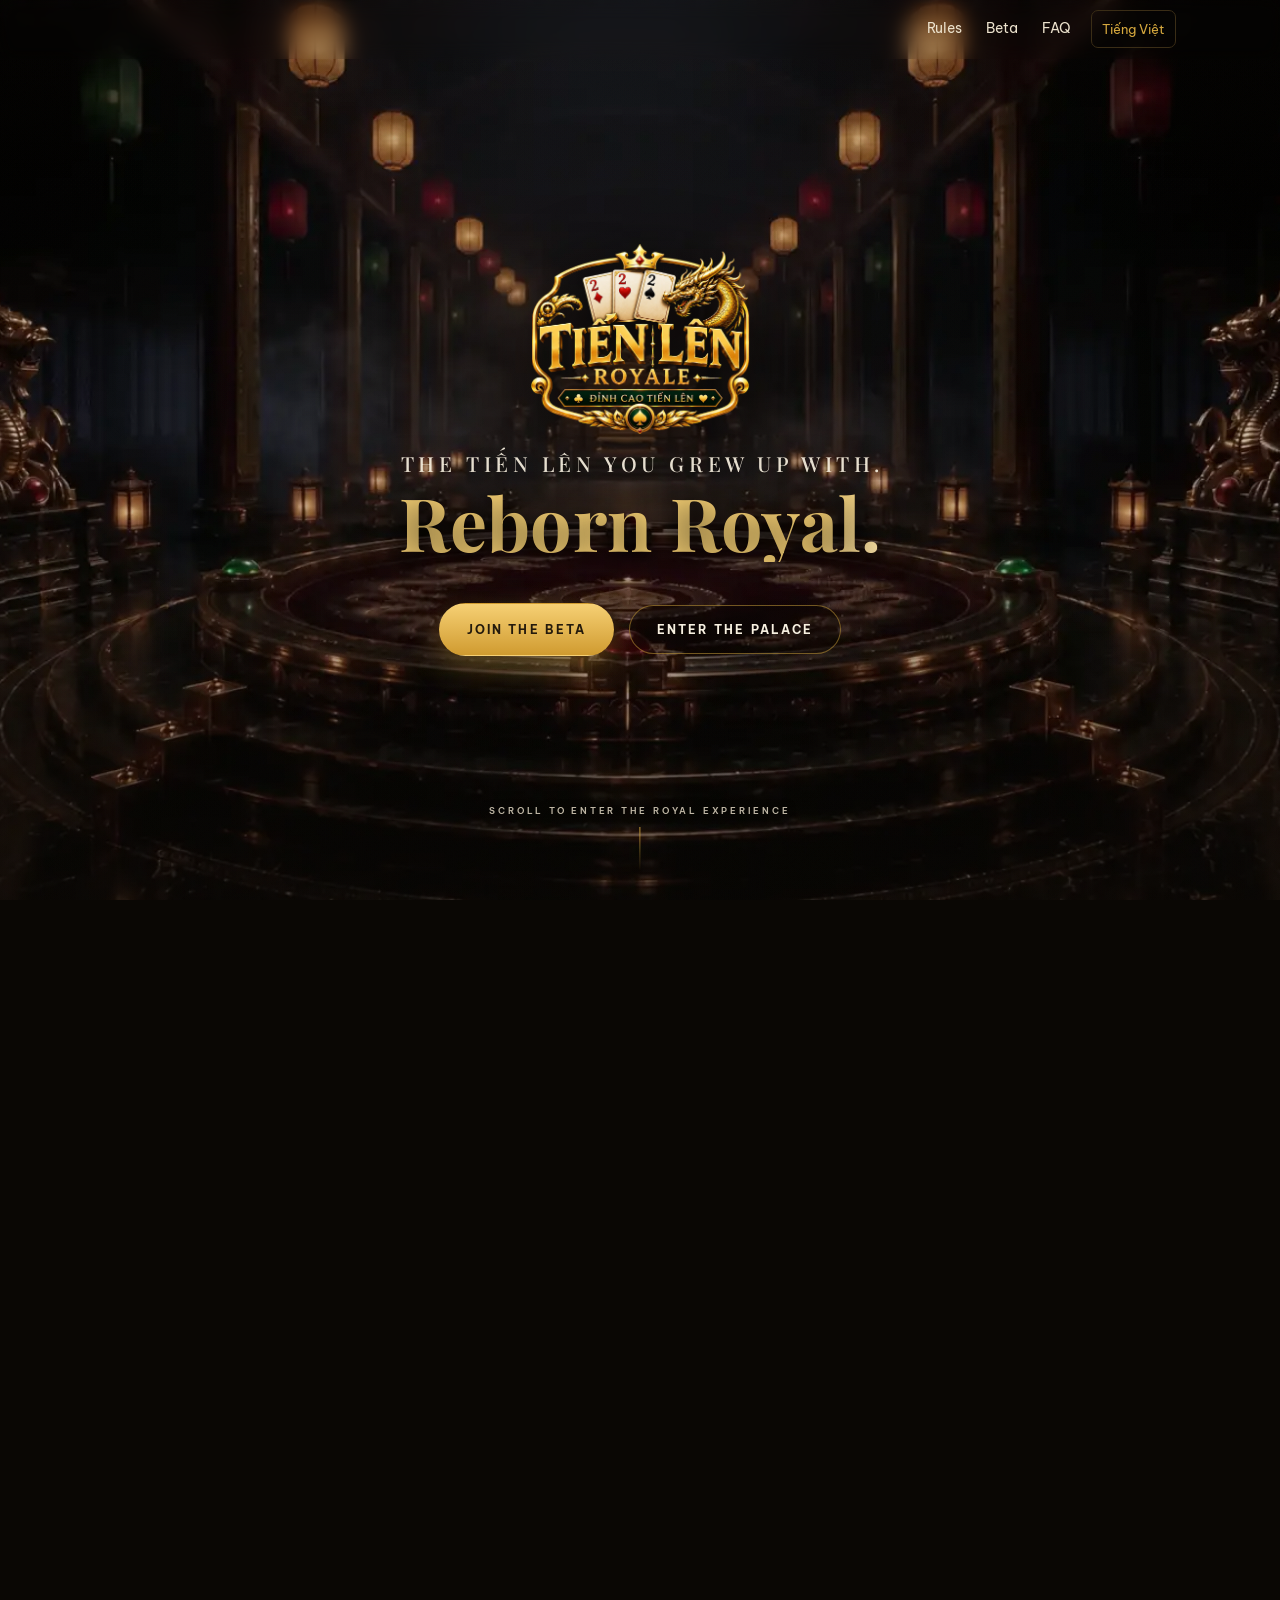
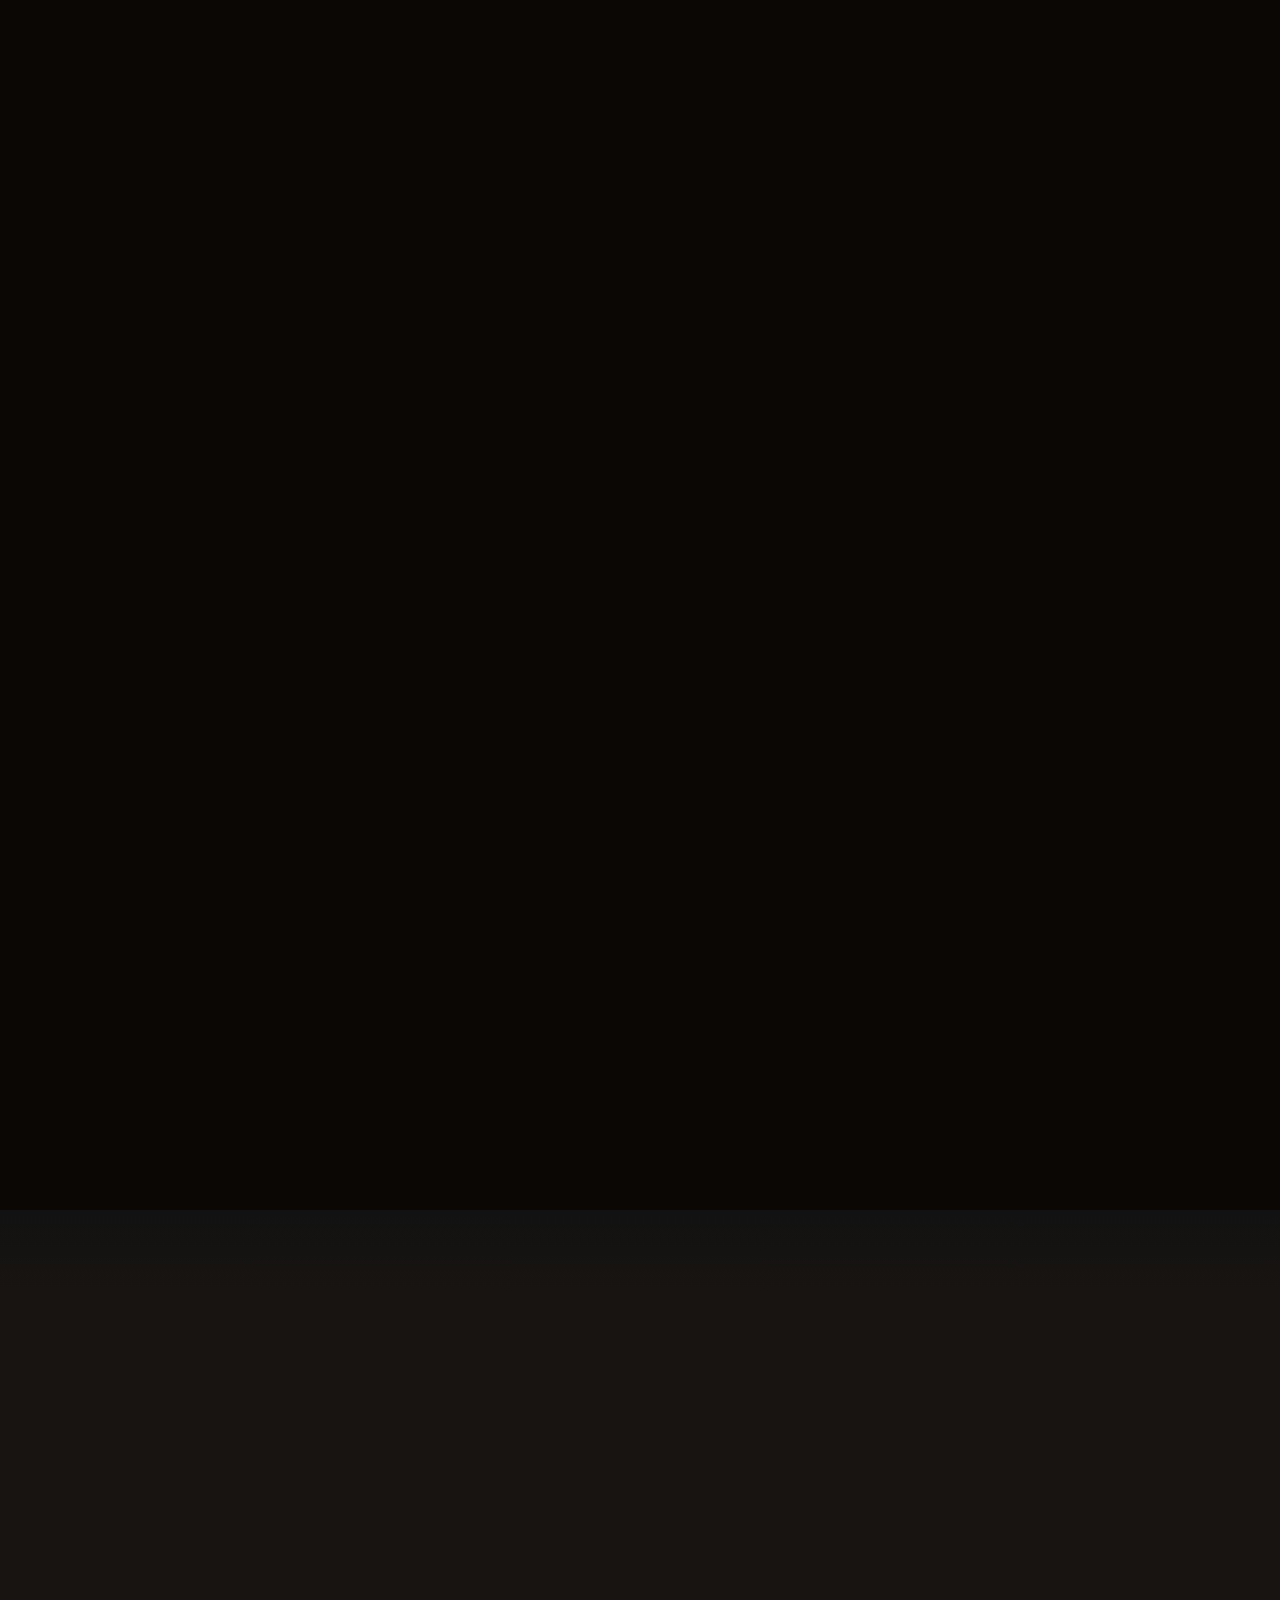
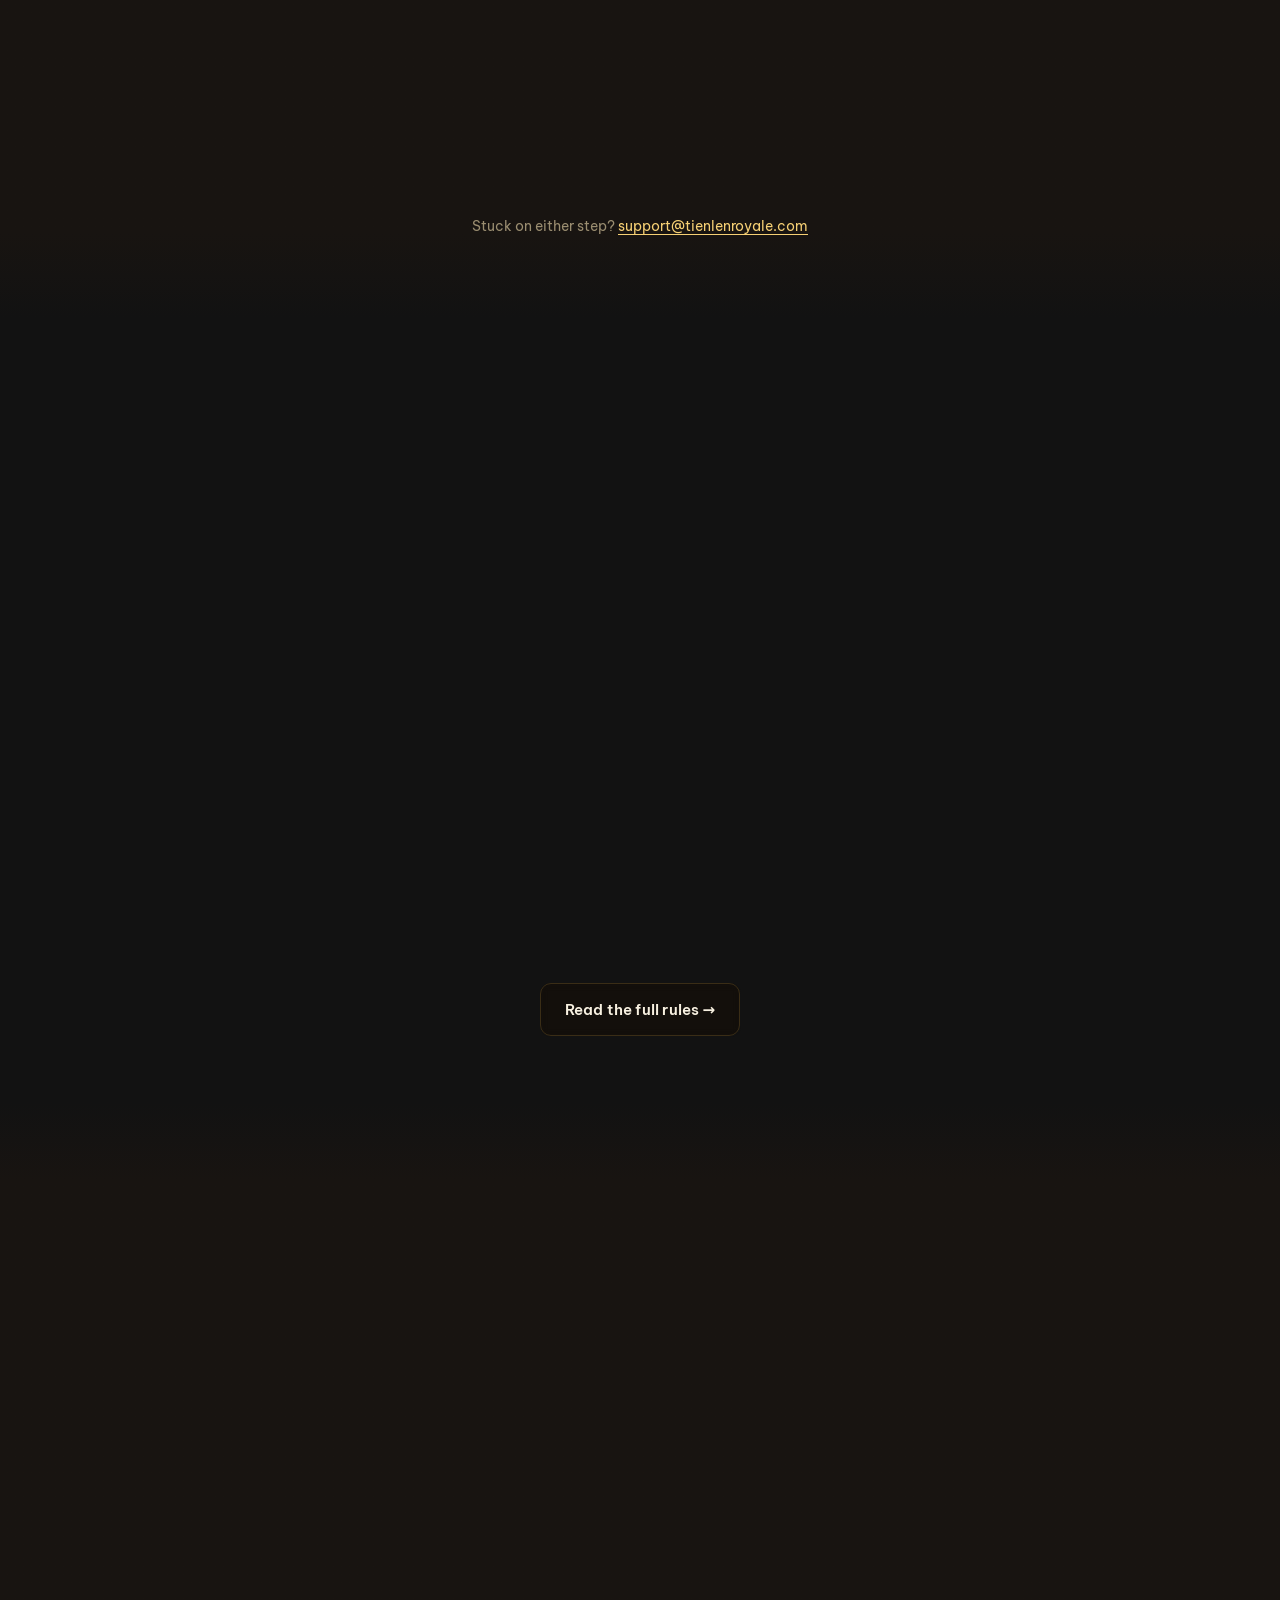
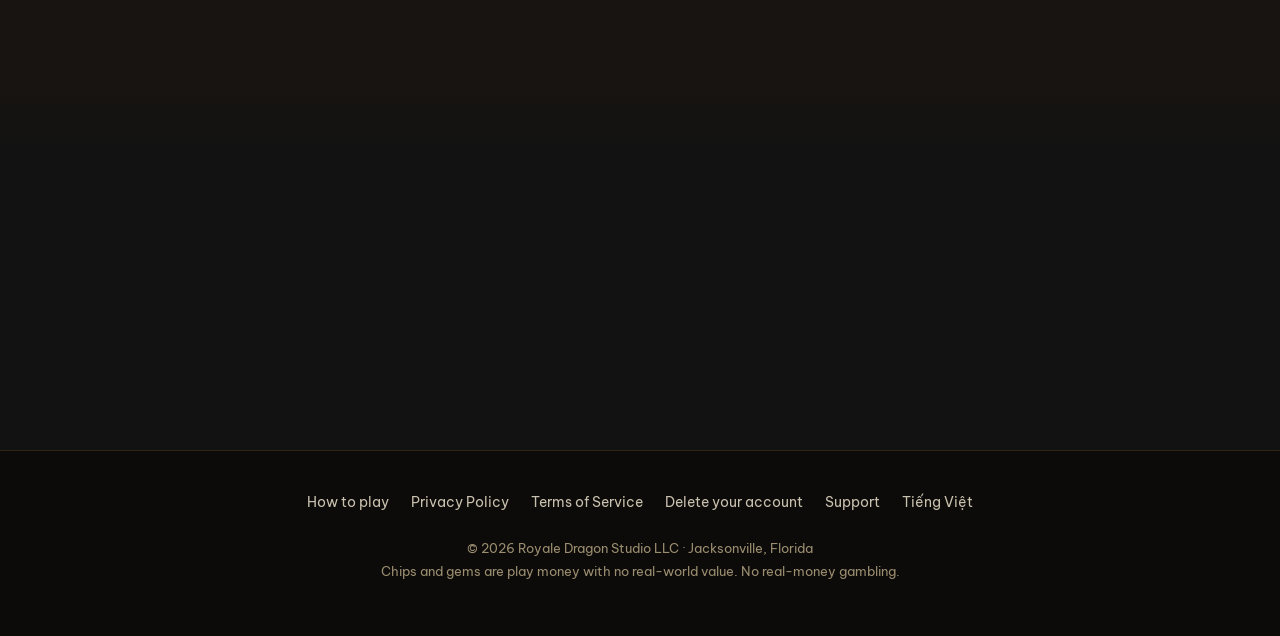
<file: index.html>
<!DOCTYPE html>
<html lang="en">
<head>
<meta charset="utf-8">
<meta name="viewport" content="width=device-width, initial-scale=1">
<title>Tiến Lên Royale — the classic Vietnamese card game, dressed for the palace</title>
<meta name="description" content="Southern Tiến Lên (Thirteen) on your phone with the full house rules — chặt, cóng, thúi, tới trắng — on ornate royal tables. Free to play, Vietnamese and English, no real-money gambling.">
<link rel="canonical" href="https://tienlenroyale.com/">
<link rel="alternate" hreflang="vi" href="https://tienlenroyale.com/index-vi.html">
<link rel="alternate" hreflang="en" href="https://tienlenroyale.com/">
<meta property="og:type" content="website">
<meta property="og:title" content="Tiến Lên Royale">
<meta property="og:description" content="The card game every Vietnamese family knows — dressed for the palace.">
<meta property="og:image" content="https://tienlenroyale.com/assets/og.jpg">
<meta property="og:url" content="https://tienlenroyale.com/">
<meta name="twitter:card" content="summary_large_image">
<meta name="theme-color" content="#0a0704">
<link rel="icon" href="assets/favicon-32.png" sizes="32x32">
<link rel="apple-touch-icon" href="assets/apple-touch-icon.png">
<link rel="preconnect" href="https://fonts.googleapis.com">
<link rel="preconnect" href="https://fonts.gstatic.com" crossorigin>
<link rel="stylesheet" href="https://fonts.googleapis.com/css2?family=Be+Vietnam+Pro:wght@400;600;700&family=Playfair+Display:wght@500;600;700&display=swap">
<script>history.scrollRestoration = "manual";</script>
<link rel="preload" as="image" href="assets/film/poster.webp" imagesrcset="assets/film/poster.960.webp 960w, assets/film/poster.webp 1920w" imagesizes="100vw">
<link rel="stylesheet" href="style.css">
<style>
  /* ── THE ROYAL FILM ── styles for the cinematic hero (section.atl).
     Class names match the proven Durbin engine contract; the skin is TLR's
     gold-on-dark language. */

  /* Lenis smooth-scroll contract — without this the page's own
     scroll-behavior:smooth re-smooths every Lenis frame and they fight */
  html.lenis, html.lenis body { height: auto; }
  .lenis.lenis-smooth { scroll-behavior: auto !important; }
  .lenis.lenis-smooth [data-lenis-prevent] { overscroll-behavior: contain; }
  .lenis.lenis-stopped { overflow: hidden; }

  .atl { position: relative; background: #0a0704; }
  .atl__pin { position: relative; height: 100svh; overflow: hidden; }
  .atl__poster, .atl__canvas { position: absolute; inset: 0; width: 100%; height: 100%; }
  .atl__poster { object-fit: cover; }
  .atl__canvas { display: block; }
  .atl__tint { position: absolute; inset: 0; pointer-events: none; background:
    radial-gradient(58% 46% at 50% 46%, rgba(10,7,4,.30) 0%, rgba(10,7,4,.14) 55%, rgba(10,7,4,0) 100%),
    radial-gradient(130% 100% at 50% 32%, rgba(10,7,4,.10) 0%, rgba(10,7,4,.16) 55%, rgba(10,7,4,.52) 100%),
    linear-gradient(180deg, rgba(10,7,4,.28) 0%, rgba(10,7,4,0) 22%, rgba(10,7,4,0) 62%, rgba(10,7,4,.46) 100%); }
  .atl__grain { position: absolute; inset: 0; pointer-events: none; opacity: .05; mix-blend-mode: overlay;
    background-image: url("data:image/svg+xml;utf8,%3Csvg xmlns='http://www.w3.org/2000/svg' width='160' height='160'%3E%3Cfilter id='n'%3E%3CfeTurbulence type='fractalNoise' baseFrequency='0.9' numOctaves='2' stitchTiles='stitch'/%3E%3C/filter%3E%3Crect width='160' height='160' filter='url(%23n)' opacity='0.6'/%3E%3C/svg%3E"); }
  .atl__bar { position: absolute; left: 0; right: 0; height: 0; background: #0a0704; pointer-events: none; z-index: 4; }
  .atl__bar--t { top: 0; } .atl__bar--b { bottom: 0; }

  /* ---- scenes ---- */
  .atl__scene { position: absolute; inset: 0; z-index: 5; display: flex; flex-direction: column; align-items: center; justify-content: center; text-align: center; padding: calc(64px + 3vh) 1.5rem 10vh; pointer-events: none; }
  .atl__scene > * { pointer-events: auto; }
  .atl__scene--s { opacity: 0; visibility: hidden; }
  .atl__eyebrow { font-size: .68rem; font-weight: 600; letter-spacing: .34em; text-transform: uppercase; color: var(--gold-deep); text-shadow: 0 2px 12px rgba(0,0,0,.55); }
  .atl__logo { width: min(220px, 46vw); height: auto; filter: drop-shadow(0 14px 34px rgba(0,0,0,.8)); }
  .atl__title { font-family: var(--display); font-weight: 600; color: var(--cream-hi); margin-top: 1rem; text-shadow: 0 4px 26px rgba(0,0,0,.6); }
  .atl__title-lead { display: block; font-weight: 500; font-size: clamp(.95rem, 2.4vw, 1.3rem); line-height: 1.25; letter-spacing: .22em; text-indent: .22em; text-transform: uppercase; color: rgba(247,240,224,.92); }
  .atl__title em, .atl__h { font-style: normal; font-weight: 700; font-size: clamp(2.4rem, 7vw, 4.6rem); line-height: 1.08; display: block; margin-top: .35rem; }
  .atl__title em.shimmer { background: linear-gradient(105deg, var(--gold) 0%, var(--gold) 40%, #fff3cf 50%, var(--gold) 60%, var(--gold) 100%); background-size: 220% 100%; -webkit-background-clip: text; background-clip: text; -webkit-text-fill-color: transparent; filter: drop-shadow(0 3px 14px rgba(0,0,0,.65)); }
  @media (prefers-reduced-motion: no-preference) {
    .atl__title em.shimmer { animation: atlSweep 7s ease-in-out 1.4s infinite; }
  }
  @keyframes atlSweep { 0%, 52% { background-position: 120% 0; } 78%, 100% { background-position: -70% 0; } }

  /* intro entrance — logo + title are the LCP: transform-only, never hidden */
  @keyframes atlSettle { from { transform: translateY(26px); } to { transform: translateY(0); } }
  @keyframes atlFadeUp { from { opacity: 0; transform: translateY(18px); } to { opacity: 1; transform: translateY(0); } }
  .atl__scene--intro .atl__logo { animation: atlSettle 1s cubic-bezier(.22,.8,.3,1) both; }
  .atl__scene--intro .atl__title { animation: atlSettle 1s cubic-bezier(.22,.8,.3,1) .08s both; }
  .atl__scene--intro .atl__ctarow { opacity: 0; animation: atlFadeUp .8s ease .6s forwards; }
  @media (prefers-reduced-motion: reduce) {
    .atl__scene--intro .atl__logo, .atl__scene--intro .atl__title { animation: none; }
    .atl__scene--intro .atl__ctarow { animation: none; opacity: 1; }
  }

  .atl__h { font-family: var(--display); color: var(--cream-hi); margin: 1rem 0 0; text-shadow: 0 4px 26px rgba(0,0,0,.6); }
  .atl__sub { font-size: clamp(.86rem, 2vw, 1.06rem); color: var(--cream); margin-top: 1.1rem; max-width: 520px; line-height: 1.7; text-shadow: 0 2px 14px rgba(0,0,0,.55); }

  .atl__ctarow { display: flex; flex-wrap: wrap; gap: .9rem; justify-content: center; align-items: center; margin-top: clamp(1.3rem, 4vw, 2.1rem); }
  .atl__cta { display: inline-flex; align-items: center; gap: .5rem; padding: 1rem 1.7rem; font-family: var(--body); font-size: .72rem; font-weight: 700; letter-spacing: .18em; text-transform: uppercase; text-decoration: none; border-radius: 999px; cursor: pointer; transition: transform .18s ease, box-shadow .2s ease, border-color .25s ease, color .25s ease; }
  .atl__cta:active { transform: translateY(1px); }
  .atl__cta--gold { background: linear-gradient(180deg, #f6d074 0%, #d09b30 100%); color: #241a0c; border: 1px solid transparent; box-shadow: 0 10px 30px rgba(214,168,62,.35); }
  .atl__cta--gold:hover { color: #1a1208; box-shadow: 0 14px 38px rgba(214,168,62,.5); transform: translateY(-2px); }
  .atl__cta--ghost { background: rgba(10,7,4,.32); color: var(--cream-hi); border: 1px solid rgba(214,168,62,.5); -webkit-backdrop-filter: blur(5px); backdrop-filter: blur(5px); }
  .atl__cta--ghost:hover { border-color: var(--gold); color: var(--gold); }

  /* scroll cue */
  .atl__cue { position: absolute; left: 50%; bottom: 3.2vh; transform: translateX(-50%); display: flex; flex-direction: column; align-items: center; gap: .55rem; z-index: 6; pointer-events: none; }
  .atl__cue span { font-size: .58rem; font-weight: 600; letter-spacing: .3em; text-transform: uppercase; color: rgba(236,226,205,.8); text-shadow: 0 1px 8px rgba(0,0,0,.6); }
  .atl__cue i { width: 1px; height: 44px; background: linear-gradient(to bottom, rgba(214,168,62,.9), rgba(214,168,62,0)); overflow: hidden; position: relative; }
  .atl__cue i::after { content: ''; position: absolute; left: 0; top: -50%; width: 100%; height: 50%; background: #fff3cf; animation: atlCue 2.2s ease-in-out infinite; }
  @keyframes atlCue { 0% { top: -50%; } 60%, 100% { top: 110%; } }
  @media (prefers-reduced-motion: reduce) { .atl__cue i::after { animation: none; } }

  /* progress rail */
  .atl__rail { position: absolute; right: clamp(.9rem, 2.5vw, 2.2rem); top: 50%; transform: translateY(-50%); z-index: 6; display: flex; flex-direction: column; gap: .95rem; opacity: 0; visibility: hidden; }
  .atl__dot { display: flex; align-items: center; gap: .6rem; flex-direction: row-reverse; background: none; border: 0; padding: 0; cursor: pointer; }
  .atl__dot i { width: 7px; height: 7px; border-radius: 50%; background: rgba(236,226,205,.4); box-shadow: 0 0 6px rgba(0,0,0,.4); transition: background .3s ease, transform .3s ease; }
  .atl__dot span { font-family: var(--body); font-size: .56rem; font-weight: 600; letter-spacing: .2em; text-transform: uppercase; color: rgba(236,226,205,.7); text-shadow: 0 1px 8px rgba(0,0,0,.6); opacity: 0; transform: translateX(6px); transition: opacity .3s ease, transform .3s ease; }
  .atl__dot.is-on i { background: var(--gold); transform: scale(1.5); }
  .atl__dot.is-on span, .atl__rail:hover .atl__dot span { opacity: 1; transform: none; }

  /* skip */
  .atl__skip { position: absolute; right: clamp(.9rem, 2.5vw, 2.2rem); bottom: 3vh; z-index: 6; display: inline-flex; align-items: center; gap: .45rem; background: rgba(10,7,4,.38); border: 1px solid rgba(214,168,62,.4); border-radius: 999px; padding: .55rem 1.05rem; font-size: .6rem; font-weight: 600; letter-spacing: .2em; text-transform: uppercase; color: var(--cream-hi); cursor: pointer; -webkit-backdrop-filter: blur(6px); backdrop-filter: blur(6px); opacity: 0; visibility: hidden; transition: border-color .25s ease; font-family: var(--body); }
  .atl__skip svg { width: 13px; height: 13px; }
  @media (hover: hover) { .atl__skip:hover { border-color: var(--gold); } }

  /* SCENE 06 sits in the lower third: its clip's midframe is five WHITE cards
     and a centered caption dies on them — the lower third is dark felt on
     desktop and mobile alike. Position-only; the cinematic style is untouched. */
  .atl__scene[data-scene="howto"] { justify-content: flex-end; padding-bottom: 9vh; }
  @media (max-width: 767px) { .atl__scene[data-scene="howto"] { padding-bottom: 15vh; } }

  /* keyboard focus — visible gold rings on every film control, keyboard-only
     (:focus-visible), zero visual change for mouse/touch */
  .atl__cta:focus-visible, .atl__dot:focus-visible, .atl__skip:focus-visible {
    outline: 2px solid var(--gold); outline-offset: 3px;
  }

  /* the fixed site header leaves while the visitor is inside the film
     (tlr-cinema.js gates body.is-in-film on progress, not isActive) */
  .site-head.over-hero { transition: opacity .4s ease, background .25s ease, border-color .25s ease; }
  body.is-in-film .site-head.over-hero { opacity: 0; pointer-events: none; }

  @media (max-width: 767px) {
    .atl__rail .atl__dot span { display: none; }
    .atl__scene { padding-bottom: 13vh; }
    .atl__logo { width: min(180px, 44vw); }
    .atl__scene[data-scene="beta"] .atl__eyebrow { letter-spacing: .18em; font-size: .6rem; }
  }

  /* ---- static mode: elegant single-viewport hero, no journey ---- */
  .atl--static .atl__pin { min-height: 540px; }
  .atl--static .atl__canvas, .atl--static .atl__bar, .atl--static .atl__rail, .atl--static .atl__skip, .atl--static .atl__scene--s, .atl--static .atl__cue { display: none; }
</style>
</head>
<body>

<header class="site-head over-hero">
  <div class="shell">
    <a class="site-mark" href="index.html"><span class="pip">♠</span> Tiến Lên Royale</a>
    <nav class="site-nav">
      <a href="rules.html">Rules</a>
      <a href="#beta">Beta</a>
      <a class="hide-sm" href="#faq">FAQ</a>
      <a class="lang" href="index-vi.html">Tiếng Việt</a>
    </nav>
  </div>
</header>

<main>

  <!-- ── The Royal Film ─────────────────────────────────────────────
       Seven approved clips of the game's own palace, scrubbed by scroll.
       Engine: assets/js/tlr-cinema.js (adapted from the Durbin cinema).
       Falls back to a static hero (reduced motion / slow net / deep links). -->
  <section id="home" class="atl" aria-label="Tiến Lên Royale">
    <div class="atl__pin" id="atlPin">
      <img class="atl__poster" id="atlPoster" src="assets/film/poster.webp"
           srcset="assets/film/poster.960.webp 960w, assets/film/poster.webp 1920w"
           sizes="100vw" alt="The royal palace card hall of Tiến Lên Royale, the crimson table glowing beneath silk lanterns"
           fetchpriority="high" decoding="async">
      <canvas class="atl__canvas" id="atlCanvas" aria-hidden="true"></canvas>
      <div class="atl__tint" aria-hidden="true"></div>
      <div class="atl__grain" aria-hidden="true"></div>
      <div class="atl__bar atl__bar--t" aria-hidden="true"></div>
      <div class="atl__bar atl__bar--b" aria-hidden="true"></div>

      <!-- INTRO (also the static hero — must paint instantly; LCP is the logo
           and title: transform-only entrances, never opacity-hidden) -->
      <div class="atl__scene atl__scene--intro" data-scene="intro">
        <img class="atl__logo" src="assets/logo.webp" width="900" height="778"
             alt="Tiến Lên Royale — Đỉnh Cao Tiến Lên" fetchpriority="high">
        <h1 class="atl__title">
          <span class="atl__title-lead">The Tiến Lên you grew up with.</span>
          <em class="shimmer">Reborn Royal.</em>
        </h1>
        <div class="atl__ctarow">
          <a href="#beta" class="atl__cta atl__cta--gold" data-film-goto="#beta">Join the Beta</a>
          <button type="button" class="atl__cta atl__cta--ghost" data-film-watch>Enter the Palace</button>
        </div>
      </div>

      <!-- 01 · THE GAME -->
      <div class="atl__scene atl__scene--s" data-scene="game" aria-hidden="true">
        <p class="atl__eyebrow">01 &mdash; The Game</p>
        <h2 class="atl__h">Every Rule the<br>Family Table Plays</h2>
        <p class="atl__sub">Chặt, cóng, thúi, tới trắng &mdash; kept, and paid out to the chip.</p>
      </div>

      <!-- 02 · THE ROOMS -->
      <div class="atl__scene atl__scene--s" data-scene="rooms" aria-hidden="true">
        <p class="atl__eyebrow">02 &mdash; The Rooms</p>
        <h2 class="atl__h">Climb the<br>Royal Halls</h2>
        <p class="atl__sub">Beginner to Silver, Gold and VIP &mdash; higher stakes, richer rooms, bigger swings.</p>
      </div>

      <!-- 03 · THE TABLE -->
      <div class="atl__scene atl__scene--s" data-scene="table" aria-hidden="true">
        <p class="atl__eyebrow">03 &mdash; The Table</p>
        <h2 class="atl__h">Real Players.<br>Real Tension.</h2>
        <p class="atl__sub">Four seats, thirteen cards, and the 3&#9824; opens the night.</p>
      </div>

      <!-- 04 · ROYAL CLUB -->
      <div class="atl__scene atl__scene--s" data-scene="club" aria-hidden="true">
        <p class="atl__eyebrow">04 &mdash; Royal Club</p>
        <h2 class="atl__h">Your Own Room.<br>Your Own People.</h2>
        <p class="atl__sub">Create a private table, share the code, and play only with people you trust.</p>
      </div>

      <!-- 05 · CUSTOMIZE -->
      <div class="atl__scene atl__scene--s" data-scene="customize" aria-hidden="true">
        <p class="atl__eyebrow">05 &mdash; Customize</p>
        <h2 class="atl__h">Make the<br>Table Yours</h2>
        <p class="atl__sub">Table skins, card backs, avatars &mdash; collected with chips you won.</p>
      </div>

      <!-- 06 · HOW TO PLAY -->
      <div class="atl__scene atl__scene--s" data-scene="howto" aria-hidden="true">
        <p class="atl__eyebrow">06 &mdash; How to Play</p>
        <h2 class="atl__h">Learn in<br>One Hand</h2>
        <p class="atl__sub">A guided first game teaches the basics in two minutes.</p>
      </div>

      <!-- 07 · JOIN THE BETA (stays up through the landing) -->
      <div class="atl__scene atl__scene--s" data-scene="beta" aria-hidden="true">
        <p class="atl__eyebrow">&mdash;&nbsp; The beta is open to anyone &nbsp;&mdash;</p>
        <h2 class="atl__h">Take Your Seat</h2>
        <div class="atl__ctarow">
          <a href="https://testflight.apple.com/join/AGkJgbtB" class="atl__cta atl__cta--gold">Open TestFlight</a>
          <a href="#beta" class="atl__cta atl__cta--ghost" data-film-goto="#beta">Android &mdash; two steps</a>
        </div>
      </div>

      <!-- chrome: scroll cue, rail, skip -->
      <div class="atl__cue" id="atlCue" aria-hidden="true"><span>Scroll to enter the Royal experience</span><i></i></div>
      <nav class="atl__rail" id="atlRail" aria-label="Journey progress">
        <button class="atl__dot" type="button" data-p="0"><span>Arrive</span><i></i></button>
        <button class="atl__dot" type="button" data-p="0.078"><span>The Game</span><i></i></button>
        <button class="atl__dot" type="button" data-p="0.167"><span>Rooms</span><i></i></button>
        <button class="atl__dot" type="button" data-p="0.310"><span>Table</span><i></i></button>
        <button class="atl__dot" type="button" data-p="0.453"><span>Club</span><i></i></button>
        <button class="atl__dot" type="button" data-p="0.595"><span>Customize</span><i></i></button>
        <button class="atl__dot" type="button" data-p="0.738"><span>How to Play</span><i></i></button>
        <button class="atl__dot" type="button" data-p="0.90"><span>Join</span><i></i></button>
      </nav>
      <button class="atl__skip" type="button" id="atlSkip" data-atl-skip>Skip film
        <svg viewBox="0 0 24 24" fill="none" stroke="currentColor" stroke-width="1.8" stroke-linecap="round" stroke-linejoin="round" aria-hidden="true"><path d="M13 5l7 7-7 7M4 12h16"/></svg>
      </button>
    </div>
  </section>

  <!-- ── Beta ─────────────────────────────────────────────────────── -->
  <section class="band band-alt" id="beta">
    <div class="shell">
      <div class="sec-head">
        <span class="eyebrow">Take your seat</span>
        <h2>Join the Beta</h2>
        <p>The game is playable end to end and being tested on real phones before it
        reaches the stores. No invite, no waiting list — just join.</p>
      </div>

      <div class="grid grid-2" style="max-width: 800px; margin: 0 auto;">
        <article class="card">
          <span class="suit">♥</span>
          <h3>iPhone &amp; iPad — one step</h3>
          <p>Open the TestFlight link on your iPhone, install Apple's TestFlight app if
          you don't have it, and tap Install. That's it.</p>
          <p style="margin-top:16px;">
            <a class="btn btn-gold" href="https://testflight.apple.com/join/AGkJgbtB">Open TestFlight link</a>
          </p>
        </article>
        <article class="card">
          <span class="suit">♣</span>
          <h3>Android — two steps</h3>
          <p>Google only lets a test like this run through a tester group, so there's
          one extra hop:</p>
          <p><strong>1.</strong> <a href="https://groups.google.com/g/tienlenroyale-testers">Join the
          tester group</a> with the Google account your phone uses.<br>
          <strong>2.</strong> Open the <a href="https://play.google.com/apps/testing/com.tienlenroyale.game">Play
          opt-in link</a> and install.</p>
          <p style="color: var(--muted); font-size: .88rem;">Step 2 only works once you're
          in the group, and it's the same Google account both times.</p>
        </article>
      </div>

      <p style="text-align:center; color: var(--muted); font-size: .85rem; margin-top: 26px;">
        Stuck on either step? <a href="mailto:support@tienlenroyale.com">support@tienlenroyale.com</a>
      </p>
    </div>
  </section>

  <!-- ── The four house rules ─────────────────────────────────────── -->
  <section class="band" id="houserules">
    <div class="shell">
      <div class="sec-head">
        <span class="eyebrow">The house rules</span>
        <h2>Four ways chips move that have nothing to do with winning</h2>
        <p>These are the rules Vietnamese players argue about. Here they are settled,
        instantly, in front of everyone.</p>
      </div>

      <div class="grid grid-4">
        <article class="card rule-card">
          <span class="vn">Chặt</span>
          <span class="en">The chop</span>
          <p>A bomb just beat a 2. The chopped player pays the chopper on the spot —
          more for a red 2 than a black one — and every counter-chop multiplies it.</p>
        </article>
        <article class="card rule-card">
          <span class="vn">Cóng</span>
          <span class="en">Frozen hand</span>
          <p>Never play a single card all round and you are frozen: you pay the winner
          double the stake, plus extra for every 2 and every bomb still in your hand.</p>
        </article>
        <article class="card rule-card">
          <span class="vn">Thúi</span>
          <span class="en">Stuck cards</span>
          <p>Still holding 2s or bombs when the round ends is expensive. Shed the
          dangerous cards early, or pay chop rates for the privilege of keeping them.</p>
        </article>
        <article class="card rule-card">
          <span class="vn">Tới trắng</span>
          <span class="en">Instant win</span>
          <p>Some hands win the moment they are dealt — four 2s, six pairs, five
          consecutive pairs, a dragon straight. Everyone else pays double.</p>
        </article>
      </div>

      <p style="text-align:center; margin: 32px 0 0;">
        <a class="btn btn-ghost" href="rules.html">Read the full rules →</a>
      </p>
    </div>
  </section>

  <!-- ── Q&A ──────────────────────────────────────────────────────── -->
  <section class="band band-alt" id="faq">
    <div class="shell">
      <div class="sec-head">
        <span class="eyebrow">Straight answers</span>
        <h2>Questions people actually ask</h2>
      </div>

      <div class="qa">
        <details>
          <summary>Is this real gambling?</summary>
          <p>No. Chips and gems are play money. They have no real-world value, cannot
          be cashed out, and cannot be transferred between players for value. The game
          simulates card-table wagering — the way a family game does — and nothing of
          monetary value can be won.</p>
        </details>
        <details>
          <summary>Does it cost anything?</summary>
          <p>The game is free to play. Chips are always recoverable through daily
          rewards, hourly bonuses and the Lucky Spin, so running dry is never the end
          of the night. Optional chip packs will exist later; nothing is on sale today.</p>
        </details>
        <details>
          <summary>Do I need an account?</summary>
          <p>No. You can play as a guest forever — sign-in is an offer, never a wall.
          Linking an Apple or Google account exists so your progress survives a lost
          phone, and you can delete the account and everything in it at any time.</p>
        </details>
        <details>
          <summary>Which Tiến Lên is this?</summary>
          <p>Southern Tiến Lên (Tiến Lên Miền Nam, "Thirteen"): 3 is the lowest card,
          2 is the highest, suits rank ♠ &lt; ♣ &lt; ♦ &lt; ♥, and bombs chop 2s. The
          full ruleset — including the chop, frozen-hand and stuck-card penalties — is
          written out on the <a href="rules.html">rules page</a>.</p>
        </details>
        <details>
          <summary>Can I play with my family?</summary>
          <p>Yes — that is what Royal Clubs are for. Create a private room, choose the
          stake and how many seats it has, and share the code with the people you want
          in it.</p>
        </details>
        <details>
          <summary>What languages does it speak?</summary>
          <p>Vietnamese and English, switchable in Settings. The Vietnamese is the
          language the game was written in, not a translation of the English.</p>
        </details>
      </div>
    </div>
  </section>

  <!-- ── Closer ───────────────────────────────────────────────────── -->
  <section class="closer">
    <div class="shell">
      <div class="ornament">♠</div>
      <p class="quote" style="margin-top: 26px;">Chặt đẹp — đền đau.</p>
      <p class="quote-en">Chop beautifully — pay painfully. See you at the table.</p>
    </div>
  </section>

</main>

<footer class="site-foot">
  <div class="shell">
    <div class="foot-links">
      <a href="rules.html">How to play</a>
      <a href="privacy.html">Privacy Policy</a>
      <a href="terms.html">Terms of Service</a>
      <a href="delete-account.html">Delete your account</a>
      <a href="mailto:support@tienlenroyale.com">Support</a>
      <a href="index-vi.html">Tiếng Việt</a>
    </div>
    <div class="foot-legal">
      © 2026 Royale Dragon Studio LLC · Jacksonville, Florida<br>
      Chips and gems are play money with no real-world value. No real-money gambling.
    </div>
  </div>
</footer>

<script>
  // The bar is invisible over the hero and materialises once you scroll past it.
  (function () {
    var head = document.querySelector('.site-head.over-hero');
    if (!head) return;
    var onScroll = function () { head.classList.toggle('scrolled', window.scrollY > 90); };
    onScroll();
    addEventListener('scroll', onScroll, { passive: true });
  })();

  // Scroll reveals. The .rv class is added HERE, never in the markup, so a
  // no-JS visitor gets a fully visible static page. Once an element lands,
  // the classes are stripped so hover transitions get their own timing back.
  (function () {
    if (!('IntersectionObserver' in window)) return;
    if (matchMedia('(prefers-reduced-motion: reduce)').matches) return;
    var els = document.querySelectorAll(
      '.band .sec-head, .band .card, .shot, .qa details, ' +
      '.closer .ornament, .closer .quote, .closer .quote-en');
    var io = new IntersectionObserver(function (entries) {
      entries.forEach(function (entry) {
        if (!entry.isIntersecting) return;
        var el = entry.target;
        io.unobserve(el);
        el.classList.add('rv-in');
        var delay = parseInt(el.style.getPropertyValue('--rvd'), 10) || 0;
        setTimeout(function () {
          el.classList.remove('rv', 'rv-in');
          el.style.removeProperty('--rvd');
        }, 900 + delay);
      });
    }, { rootMargin: '0px 0px -8% 0px', threshold: 0.08 });
    els.forEach(function (el) {
      var idx = el.parentElement
        ? Array.prototype.indexOf.call(el.parentElement.children, el) : 0;
      el.style.setProperty('--rvd', Math.min(idx, 5) * 80 + 'ms');
      el.classList.add('rv');
      io.observe(el);
    });
  })();
</script>

<script src="assets/js/vendor/gsap.min.js"></script>
<script src="assets/js/vendor/ScrollTrigger.min.js"></script>
<script src="assets/js/vendor/lenis.min.js"></script>
<script src="assets/js/vendor/split-type.min.js"></script>
<script src="assets/js/tlr-cinema.js?v=3"></script>
</body>
</html>
</file>
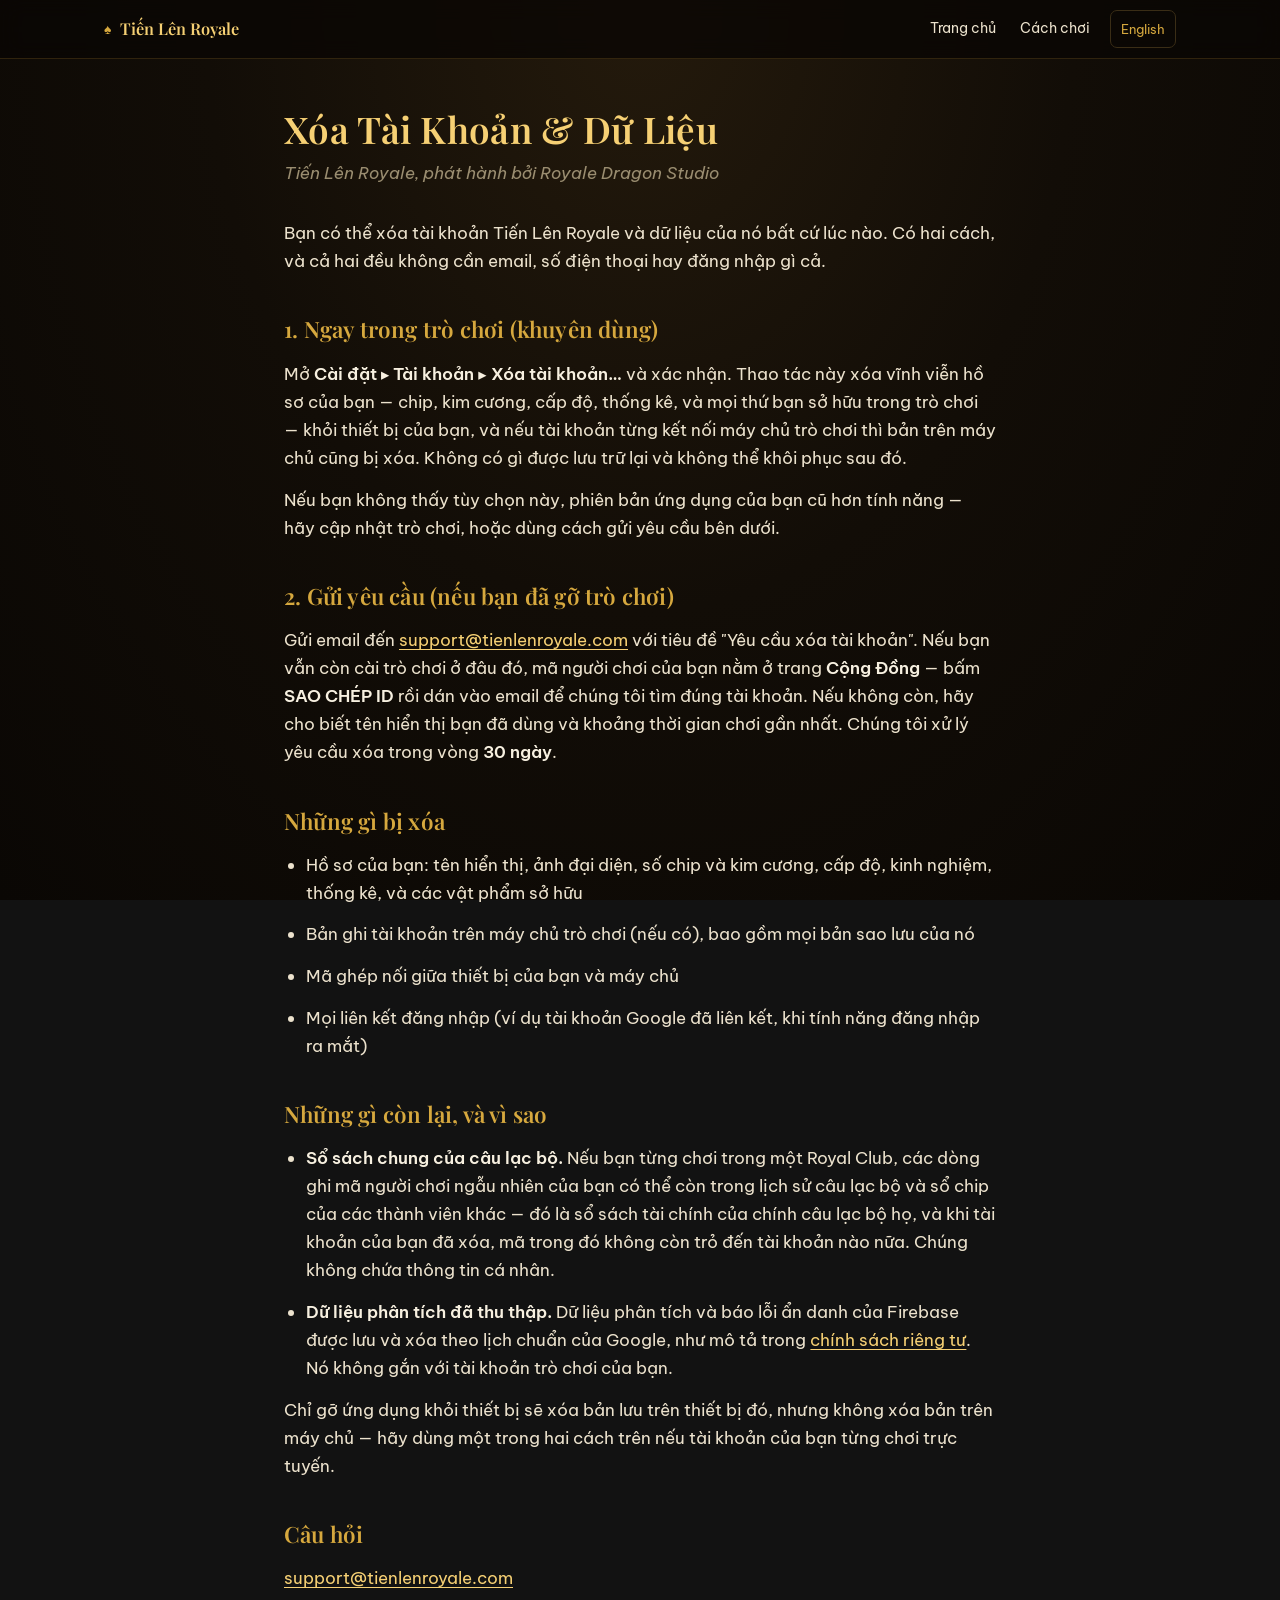
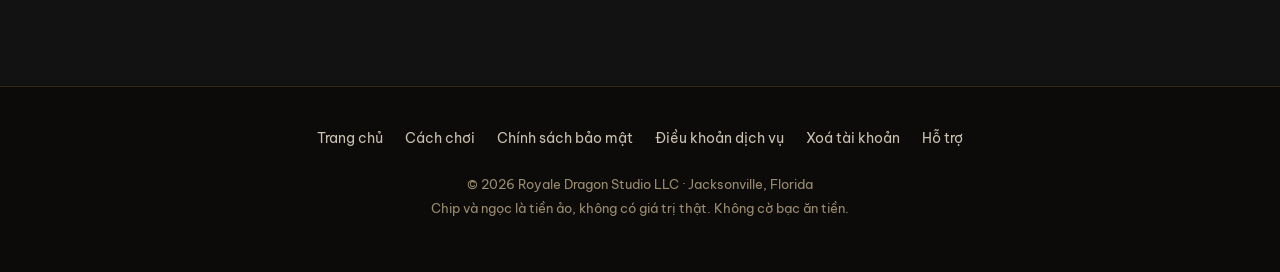
<file: delete-account-vi.html>
<!DOCTYPE html>
<html lang="vi">
<head>
<meta charset="utf-8">
<meta name="viewport" content="width=device-width, initial-scale=1">
<title>Xóa Tài Khoản — Tiến Lên Royale</title>
<meta name="theme-color" content="#0a0704">
<link rel="icon" href="assets/favicon-32.png" sizes="32x32">
<link rel="apple-touch-icon" href="assets/apple-touch-icon.png">
<link rel="preconnect" href="https://fonts.googleapis.com">
<link rel="preconnect" href="https://fonts.gstatic.com" crossorigin>
<link rel="stylesheet" href="https://fonts.googleapis.com/css2?family=Be+Vietnam+Pro:wght@400;600;700&family=Playfair+Display:wght@500;600;700&display=swap">
<link rel="stylesheet" href="style.css">
</head>
<body>

<header class="site-head">
  <div class="shell">
    <a class="site-mark" href="index-vi.html"><span class="pip">♠</span> Tiến Lên Royale</a>
    <nav class="site-nav">
      <a href="index-vi.html">Trang chủ</a>
      <a class="hide-sm" href="rules-vi.html">Cách chơi</a>
      <a class="lang" href="delete-account.html">English</a>
    </nav>
  </div>
</header>

<div class="wrap">
  <h1>Xóa Tài Khoản &amp; Dữ Liệu</h1>
  <div class="meta">Tiến Lên Royale, phát hành bởi Royale Dragon Studio</div>

  <p>Bạn có thể xóa tài khoản Tiến Lên Royale và dữ liệu của nó bất cứ lúc
  nào. Có hai cách, và cả hai đều không cần email, số điện thoại hay đăng
  nhập gì cả.</p>

  <h2>1. Ngay trong trò chơi (khuyên dùng)</h2>
  <p>Mở <strong>Cài đặt ▸ Tài khoản ▸ Xóa tài khoản…</strong> và xác nhận.
  Thao tác này xóa vĩnh viễn hồ sơ của bạn — chip, kim cương, cấp độ, thống
  kê, và mọi thứ bạn sở hữu trong trò chơi — khỏi thiết bị của bạn, và nếu
  tài khoản từng kết nối máy chủ trò chơi thì bản trên máy chủ cũng bị xóa.
  Không có gì được lưu trữ lại và không thể khôi phục sau đó.</p>
  <p>Nếu bạn không thấy tùy chọn này, phiên bản ứng dụng của bạn cũ hơn tính
  năng — hãy cập nhật trò chơi, hoặc dùng cách gửi yêu cầu bên dưới.</p>

  <h2>2. Gửi yêu cầu (nếu bạn đã gỡ trò chơi)</h2>
  <p>Gửi email đến <a href="mailto:support@tienlenroyale.com?subject=Y%C3%AAu%20c%E1%BA%A7u%20x%C3%B3a%20t%C3%A0i%20kho%E1%BA%A3n">support@tienlenroyale.com</a>
  với tiêu đề "Yêu cầu xóa tài khoản". Nếu bạn vẫn còn cài trò chơi ở đâu đó,
  mã người chơi của bạn nằm ở trang <strong>Cộng Đồng</strong> — bấm
  <strong>SAO CHÉP ID</strong> rồi dán vào email để chúng tôi tìm đúng tài
  khoản. Nếu không còn, hãy cho biết tên hiển thị bạn đã dùng và khoảng thời
  gian chơi gần nhất. Chúng tôi xử lý yêu cầu xóa trong vòng
  <strong>30 ngày</strong>.</p>

  <h2>Những gì bị xóa</h2>
  <ul>
    <li>Hồ sơ của bạn: tên hiển thị, ảnh đại diện, số chip và kim cương, cấp
    độ, kinh nghiệm, thống kê, và các vật phẩm sở hữu</li>
    <li>Bản ghi tài khoản trên máy chủ trò chơi (nếu có), bao gồm mọi bản sao
    lưu của nó</li>
    <li>Mã ghép nối giữa thiết bị của bạn và máy chủ</li>
    <li>Mọi liên kết đăng nhập (ví dụ tài khoản Google đã liên kết, khi tính
    năng đăng nhập ra mắt)</li>
  </ul>

  <h2>Những gì còn lại, và vì sao</h2>
  <ul>
    <li><strong>Sổ sách chung của câu lạc bộ.</strong> Nếu bạn từng chơi
    trong một Royal Club, các dòng ghi mã người chơi ngẫu nhiên của bạn có
    thể còn trong lịch sử câu lạc bộ và sổ chip của các thành viên khác — đó
    là sổ sách tài chính của chính câu lạc bộ họ, và khi tài khoản của bạn đã
    xóa, mã trong đó không còn trỏ đến tài khoản nào nữa. Chúng không chứa
    thông tin cá nhân.</li>
    <li><strong>Dữ liệu phân tích đã thu thập.</strong> Dữ liệu phân tích và
    báo lỗi ẩn danh của Firebase được lưu và xóa theo lịch chuẩn của Google,
    như mô tả trong <a href="privacy-vi.html">chính sách riêng tư</a>. Nó
    không gắn với tài khoản trò chơi của bạn.</li>
  </ul>

  <p>Chỉ gỡ ứng dụng khỏi thiết bị sẽ xóa bản lưu trên thiết bị đó, nhưng
  không xóa bản trên máy chủ — hãy dùng một trong hai cách trên nếu tài khoản
  của bạn từng chơi trực tuyến.</p>

  <h2>Câu hỏi</h2>
  <p><a href="mailto:support@tienlenroyale.com">support@tienlenroyale.com</a></p>

</div>

<footer class="site-foot">
  <div class="shell">
    <div class="foot-links">
      <a href="index-vi.html">Trang chủ</a>
      <a href="rules-vi.html">Cách chơi</a>
      <a href="privacy-vi.html">Chính sách bảo mật</a>
      <a href="terms.html">Điều khoản dịch vụ</a>
      <a href="delete-account-vi.html">Xoá tài khoản</a>
      <a href="mailto:support@tienlenroyale.com">Hỗ trợ</a>
    </div>
    <div class="foot-legal">
      © 2026 Royale Dragon Studio LLC · Jacksonville, Florida<br>
      Chip và ngọc là tiền ảo, không có giá trị thật. Không cờ bạc ăn tiền.
    </div>
  </div>
</footer>

</body>
</html>
</file>
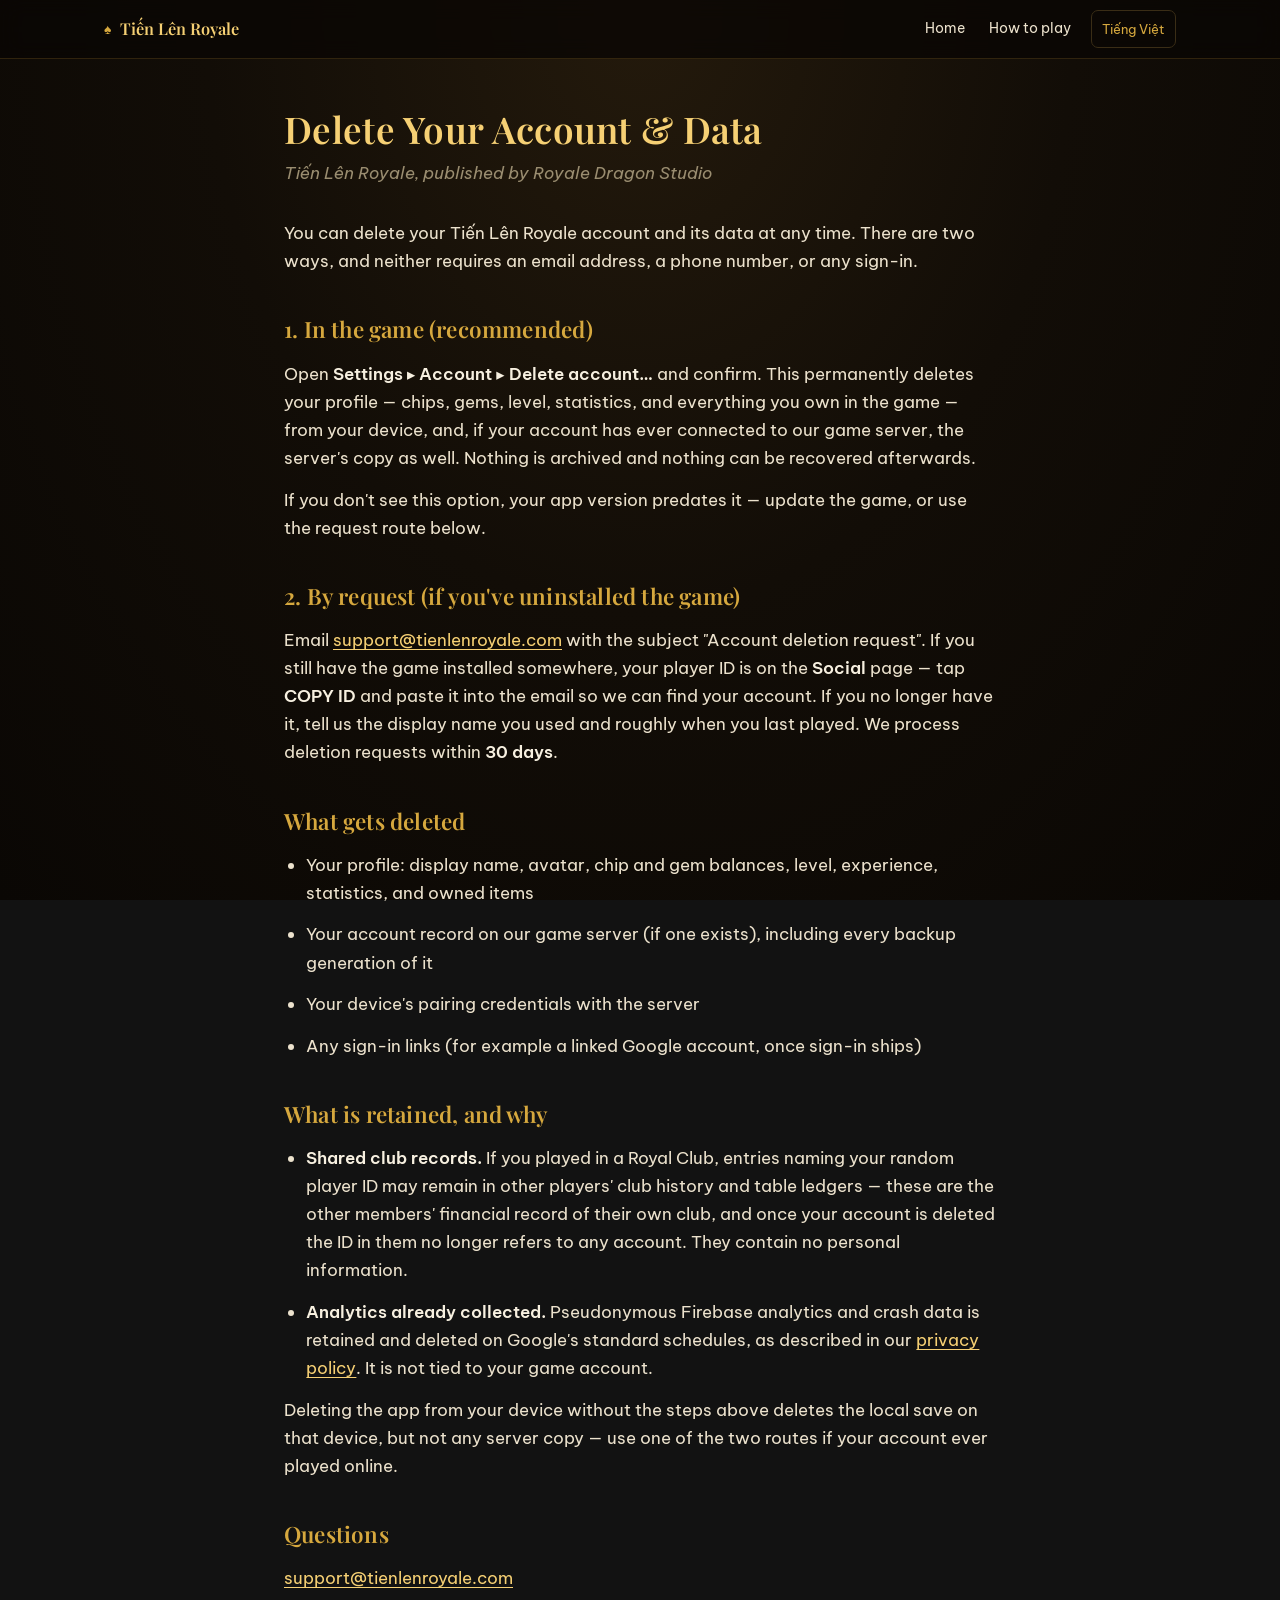
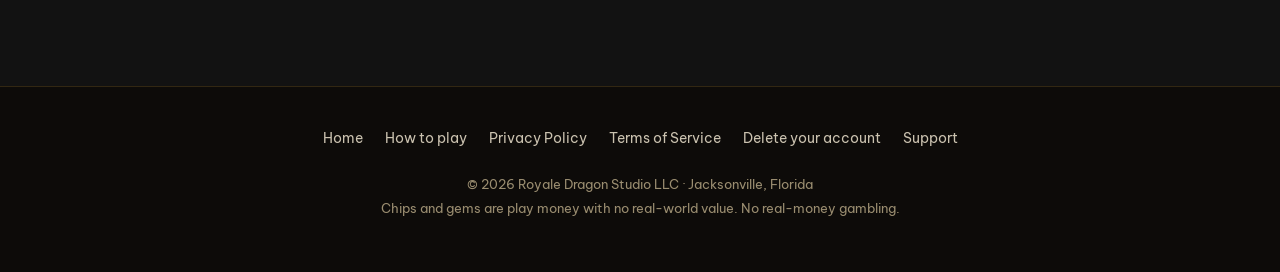
<file: delete-account.html>
<!DOCTYPE html>
<html lang="en">
<head>
<meta charset="utf-8">
<meta name="viewport" content="width=device-width, initial-scale=1">
<title>Delete Your Account — Tiến Lên Royale</title>
<meta name="theme-color" content="#0a0704">
<link rel="icon" href="assets/favicon-32.png" sizes="32x32">
<link rel="apple-touch-icon" href="assets/apple-touch-icon.png">
<link rel="preconnect" href="https://fonts.googleapis.com">
<link rel="preconnect" href="https://fonts.gstatic.com" crossorigin>
<link rel="stylesheet" href="https://fonts.googleapis.com/css2?family=Be+Vietnam+Pro:wght@400;600;700&family=Playfair+Display:wght@500;600;700&display=swap">
<link rel="stylesheet" href="style.css">
</head>
<body>

<header class="site-head">
  <div class="shell">
    <a class="site-mark" href="index.html"><span class="pip">♠</span> Tiến Lên Royale</a>
    <nav class="site-nav">
      <a href="index.html">Home</a>
      <a class="hide-sm" href="rules.html">How to play</a>
      <a class="lang" href="delete-account-vi.html">Tiếng Việt</a>
    </nav>
  </div>
</header>

<div class="wrap">
  <h1>Delete Your Account &amp; Data</h1>
  <div class="meta">Tiến Lên Royale, published by Royale Dragon Studio</div>

  <p>You can delete your Tiến Lên Royale account and its data at any time.
  There are two ways, and neither requires an email address, a phone number,
  or any sign-in.</p>

  <h2>1. In the game (recommended)</h2>
  <p>Open <strong>Settings ▸ Account ▸ Delete account…</strong> and confirm.
  This permanently deletes your profile — chips, gems, level, statistics, and
  everything you own in the game — from your device, and, if your account has
  ever connected to our game server, the server's copy as well. Nothing is
  archived and nothing can be recovered afterwards.</p>
  <p>If you don't see this option, your app version predates it — update the
  game, or use the request route below.</p>

  <h2>2. By request (if you've uninstalled the game)</h2>
  <p>Email <a href="mailto:support@tienlenroyale.com?subject=Account%20deletion%20request">support@tienlenroyale.com</a>
  with the subject "Account deletion request". If you still have the game
  installed somewhere, your player ID is on the <strong>Social</strong> page —
  tap <strong>COPY ID</strong> and paste it into the email so we can find
  your account. If you no longer have it, tell us the display name you used
  and roughly when you last played. We process deletion requests within
  <strong>30 days</strong>.</p>

  <h2>What gets deleted</h2>
  <ul>
    <li>Your profile: display name, avatar, chip and gem balances, level,
    experience, statistics, and owned items</li>
    <li>Your account record on our game server (if one exists), including
    every backup generation of it</li>
    <li>Your device's pairing credentials with the server</li>
    <li>Any sign-in links (for example a linked Google account, once sign-in
    ships)</li>
  </ul>

  <h2>What is retained, and why</h2>
  <ul>
    <li><strong>Shared club records.</strong> If you played in a Royal Club,
    entries naming your random player ID may remain in other players' club
    history and table ledgers — these are the other members' financial record
    of their own club, and once your account is deleted the ID in them no
    longer refers to any account. They contain no personal information.</li>
    <li><strong>Analytics already collected.</strong> Pseudonymous Firebase
    analytics and crash data is retained and deleted on Google's standard
    schedules, as described in our <a href="privacy.html">privacy policy</a>.
    It is not tied to your game account.</li>
  </ul>

  <p>Deleting the app from your device without the steps above deletes the
  local save on that device, but not any server copy — use one of the two
  routes if your account ever played online.</p>

  <h2>Questions</h2>
  <p><a href="mailto:support@tienlenroyale.com">support@tienlenroyale.com</a></p>

</div>

<footer class="site-foot">
  <div class="shell">
    <div class="foot-links">
      <a href="index.html">Home</a>
      <a href="rules.html">How to play</a>
      <a href="privacy.html">Privacy Policy</a>
      <a href="terms.html">Terms of Service</a>
      <a href="delete-account.html">Delete your account</a>
      <a href="mailto:support@tienlenroyale.com">Support</a>
    </div>
    <div class="foot-legal">
      © 2026 Royale Dragon Studio LLC · Jacksonville, Florida<br>
      Chips and gems are play money with no real-world value. No real-money gambling.
    </div>
  </div>
</footer>

</body>
</html>
</file>
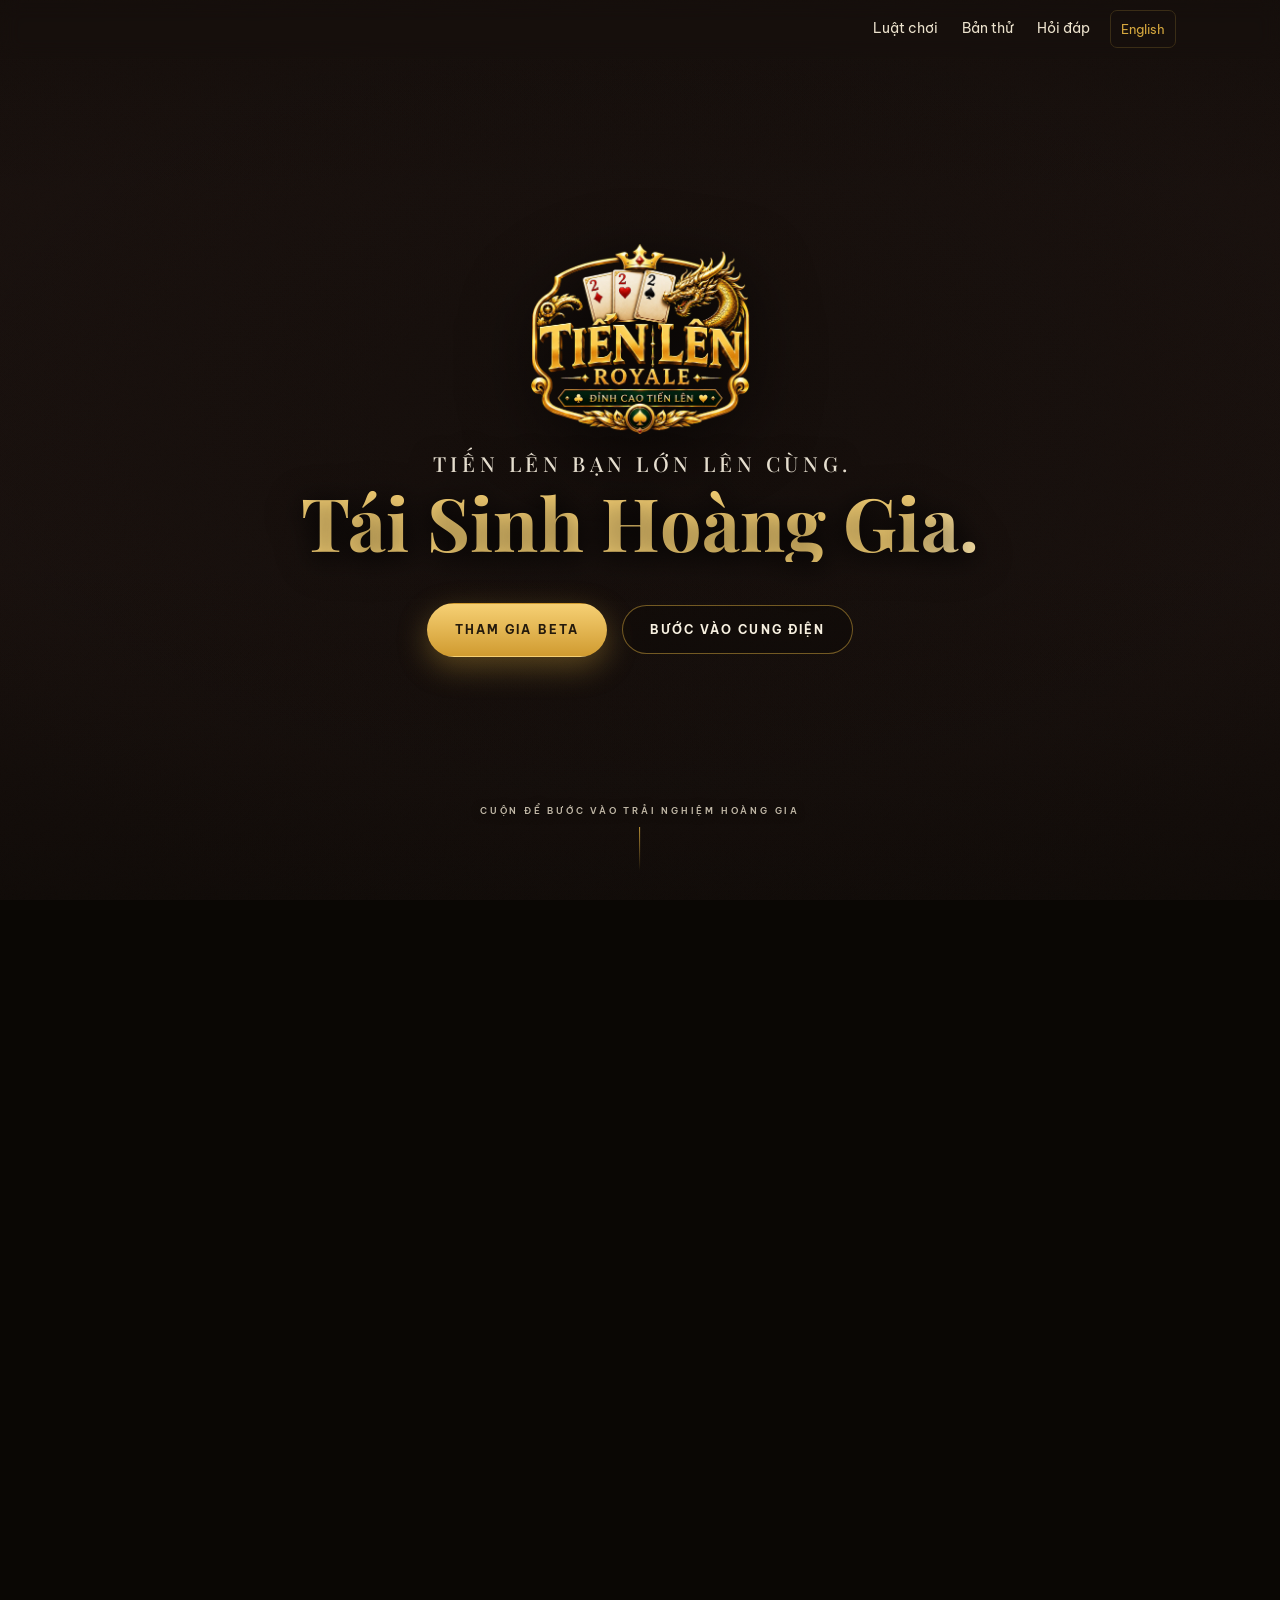
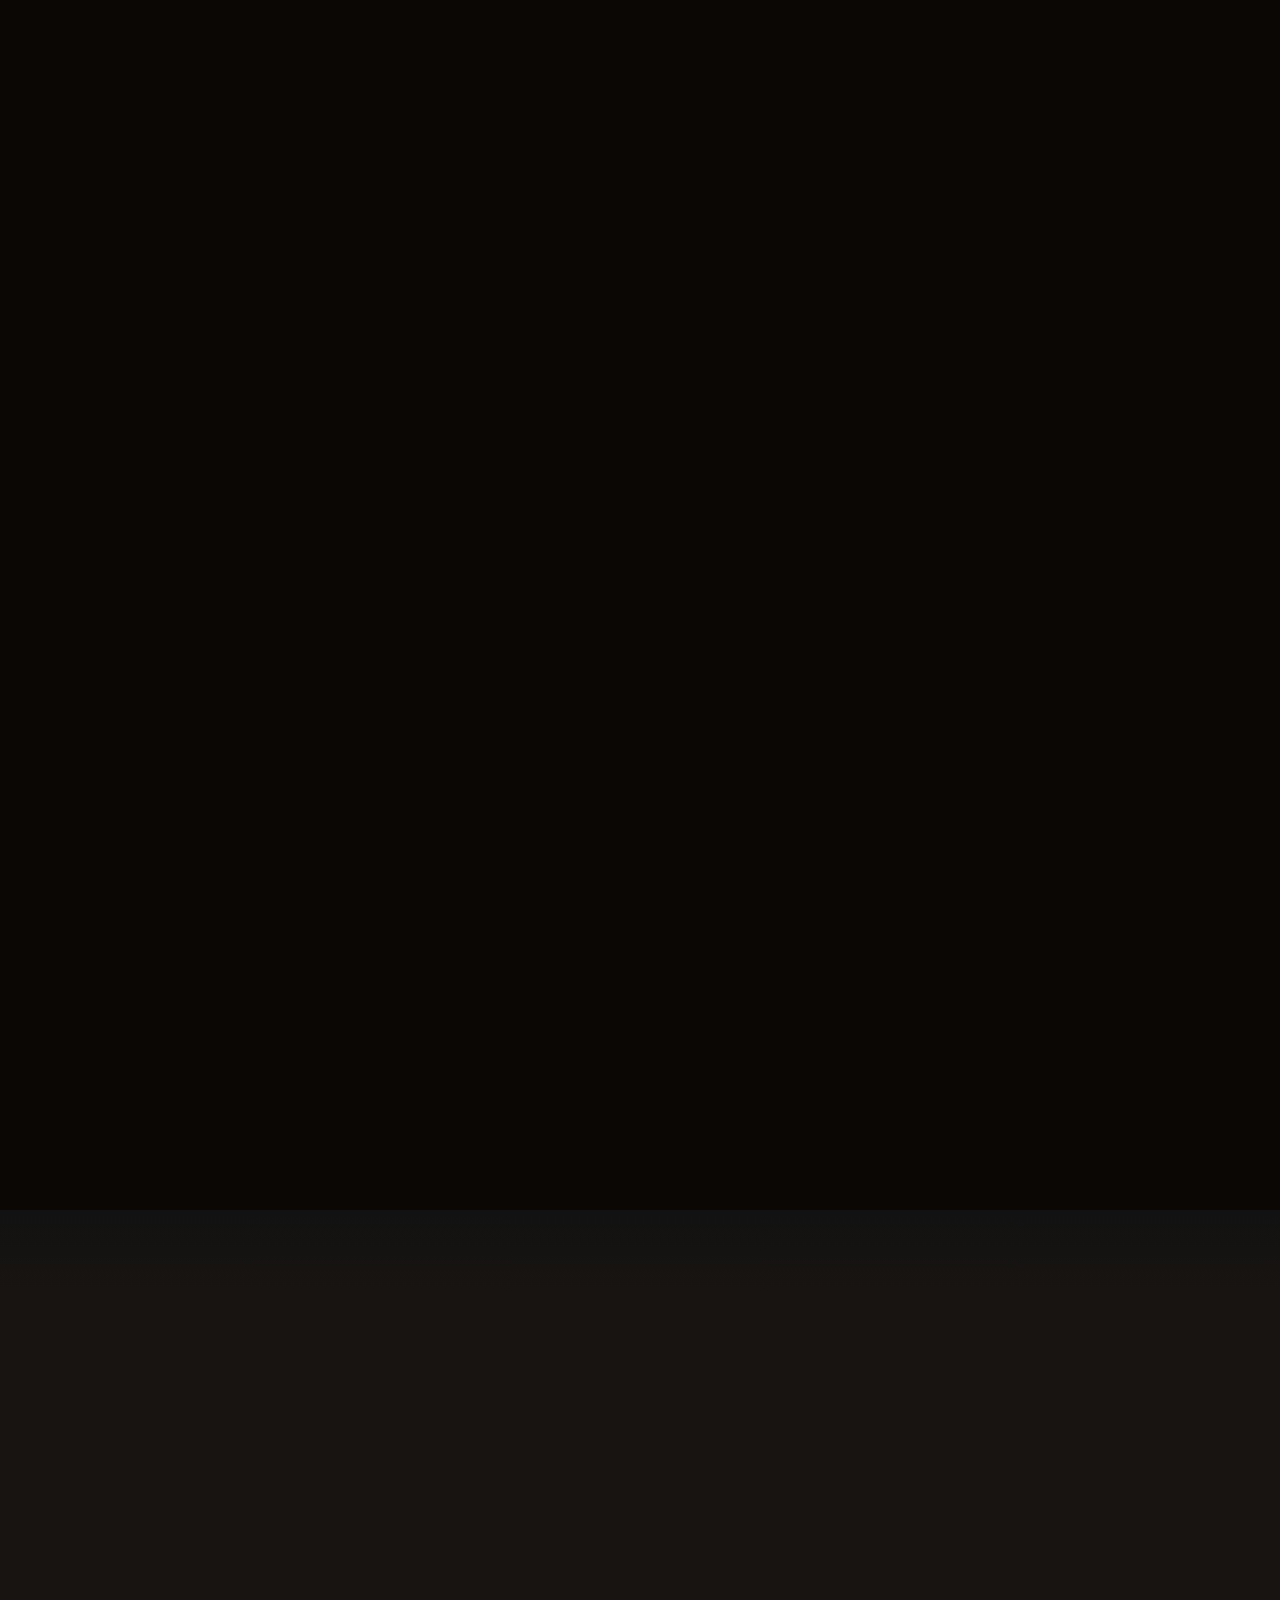
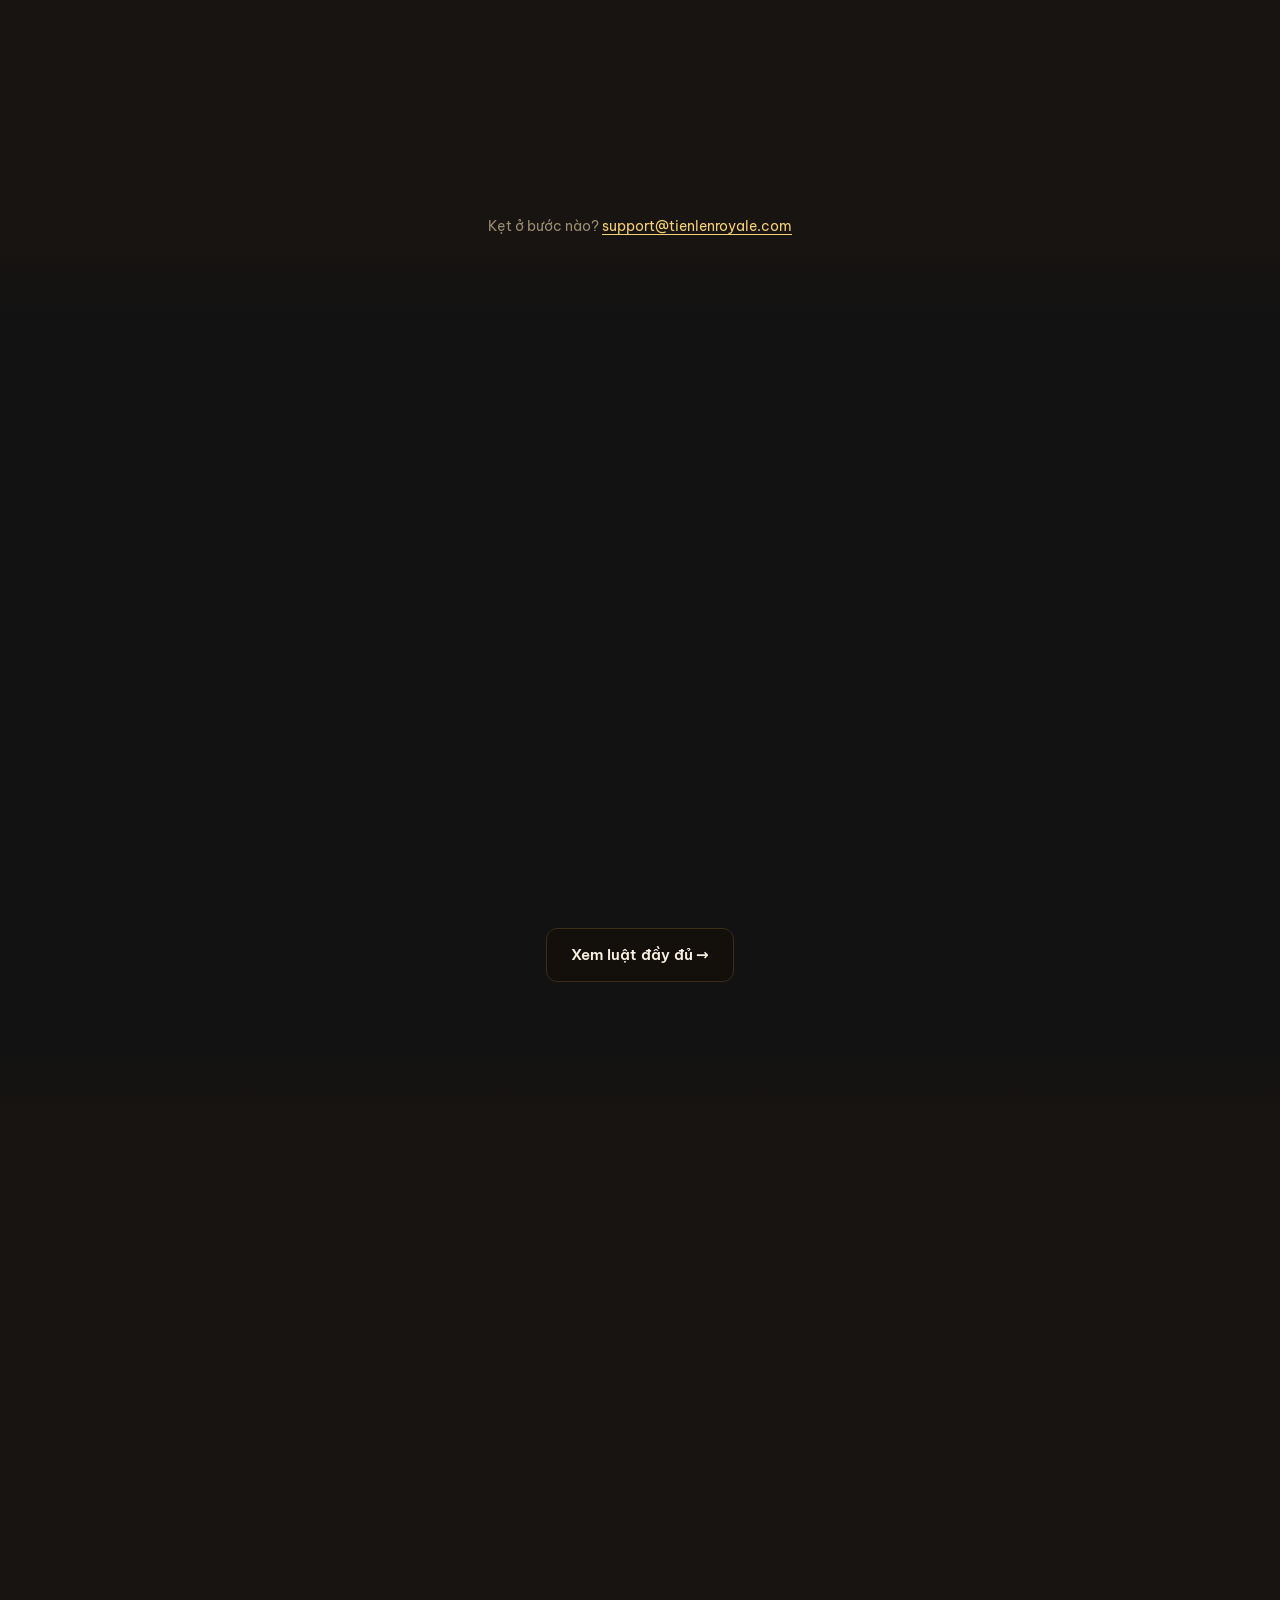
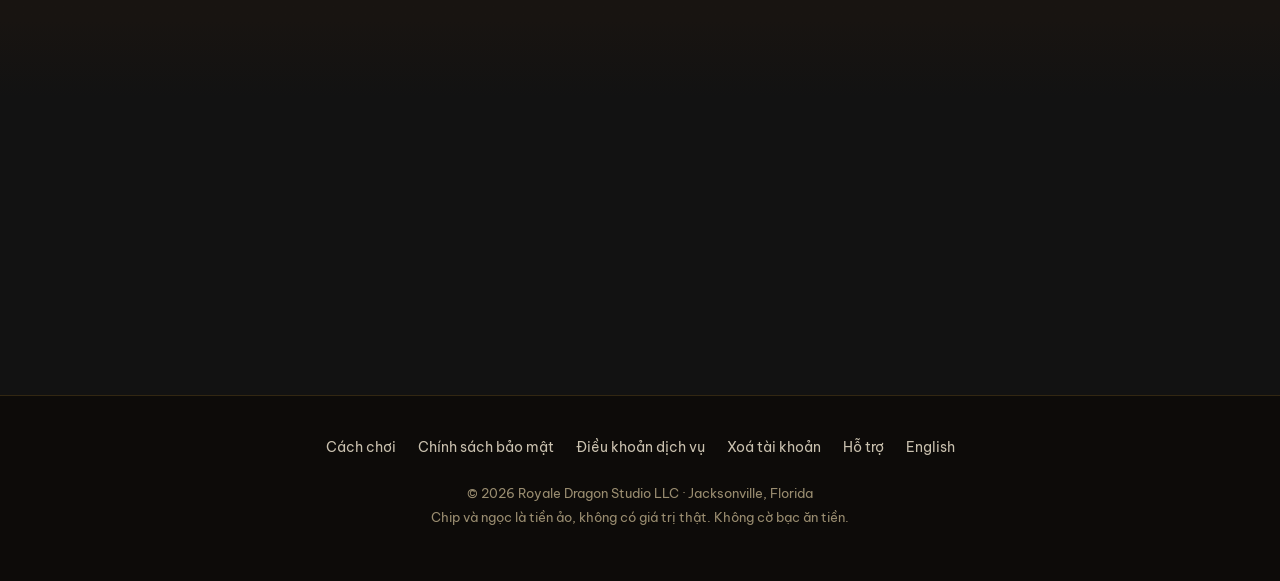
<file: film-vi.html>
<!DOCTYPE html>
<html lang="vi">
<head>
<meta charset="utf-8">
<meta name="robots" content="noindex">
<meta http-equiv="refresh" content="0; url=index-vi.html">
<link rel="canonical" href="https://tienlenroyale.com/index-vi.html">
<title>Tiến Lên Royale</title>
</head>
<body>
<p><a href="index-vi.html">Tiến Lên Royale</a></p>
</body>
</html>
</file>
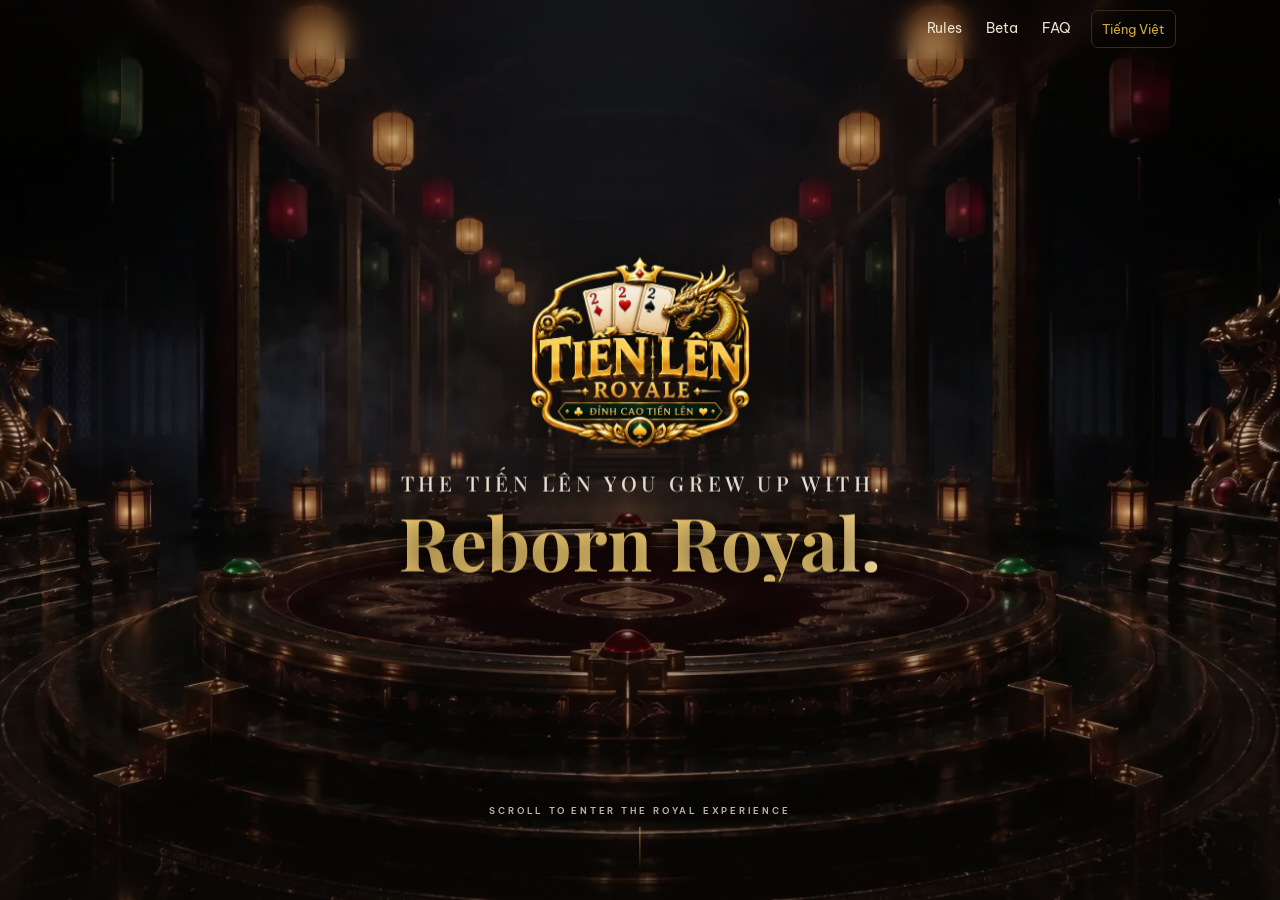
<file: film.html>
<!DOCTYPE html>
<html lang="en">
<head>
<meta charset="utf-8">
<meta name="robots" content="noindex">
<meta http-equiv="refresh" content="0; url=/">
<link rel="canonical" href="https://tienlenroyale.com/">
<title>Tiến Lên Royale</title>
</head>
<body>
<p><a href="/">Tiến Lên Royale</a></p>
</body>
</html>
</file>
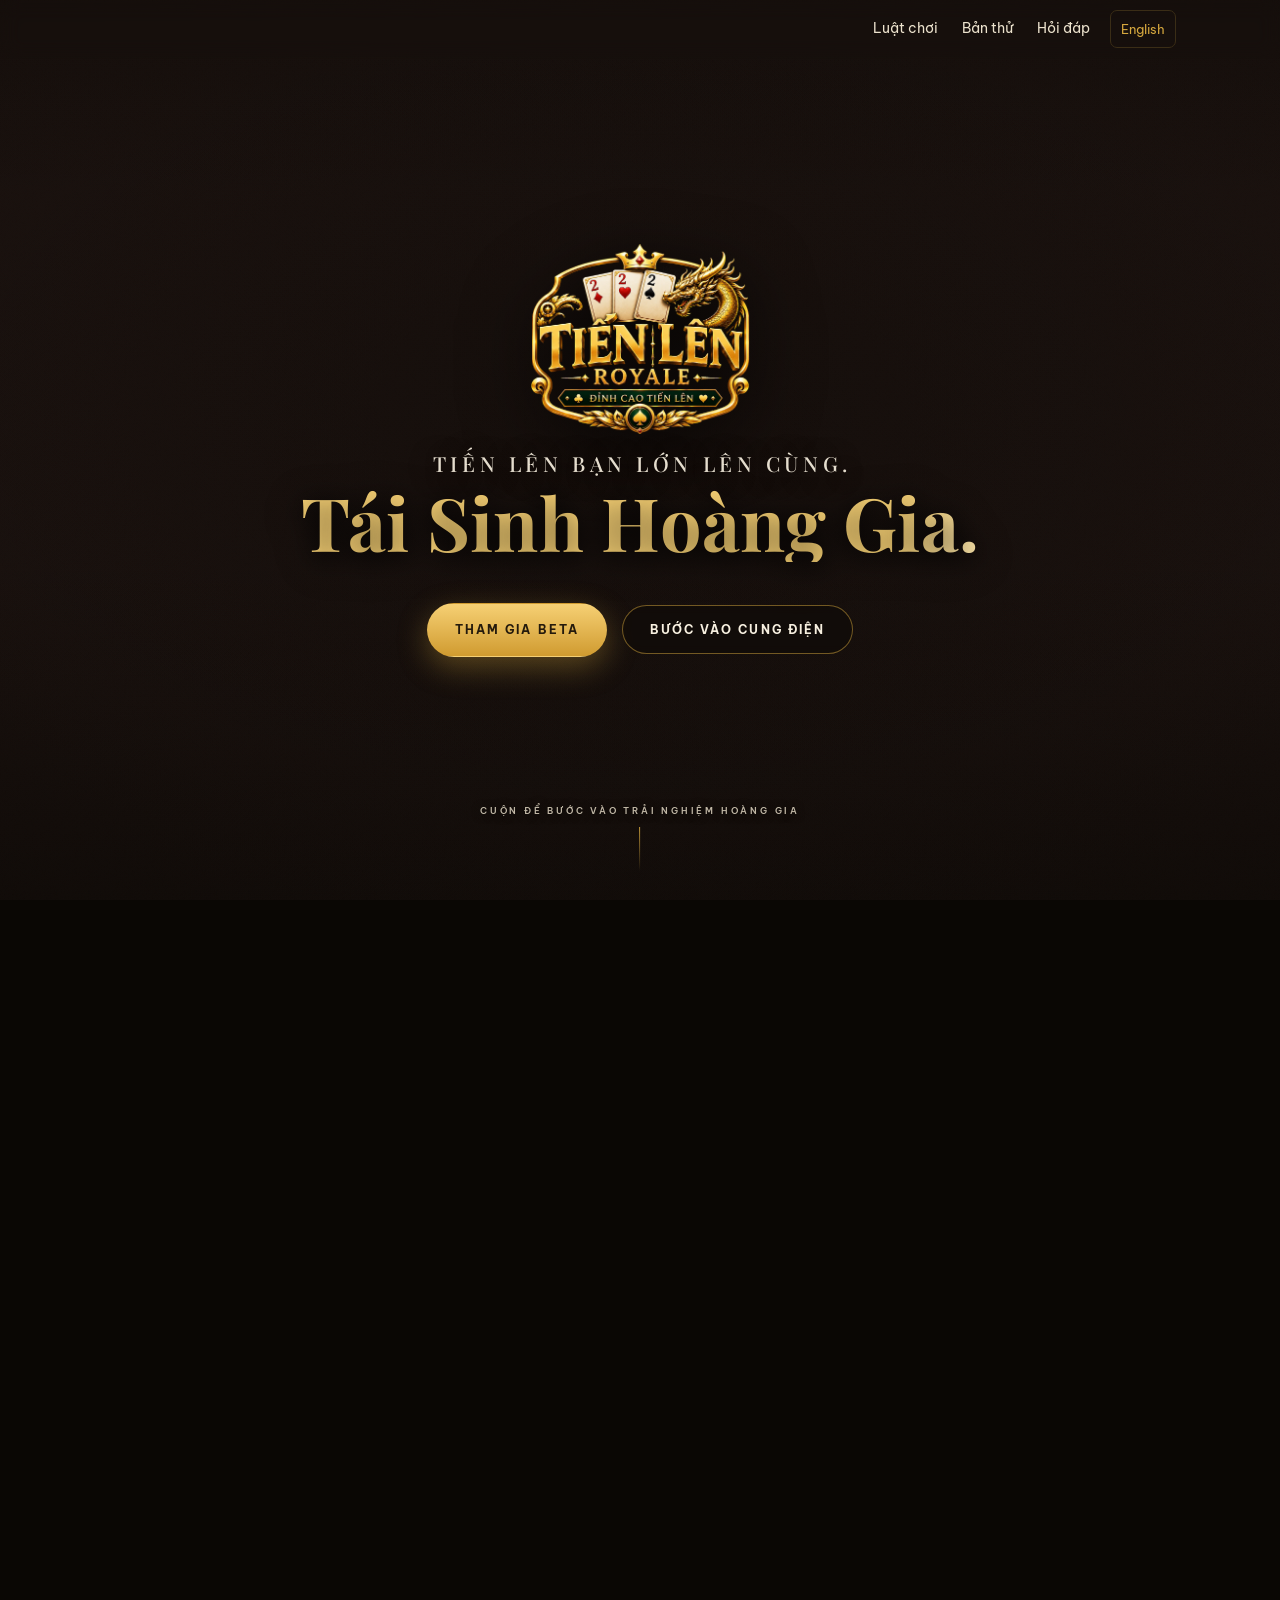
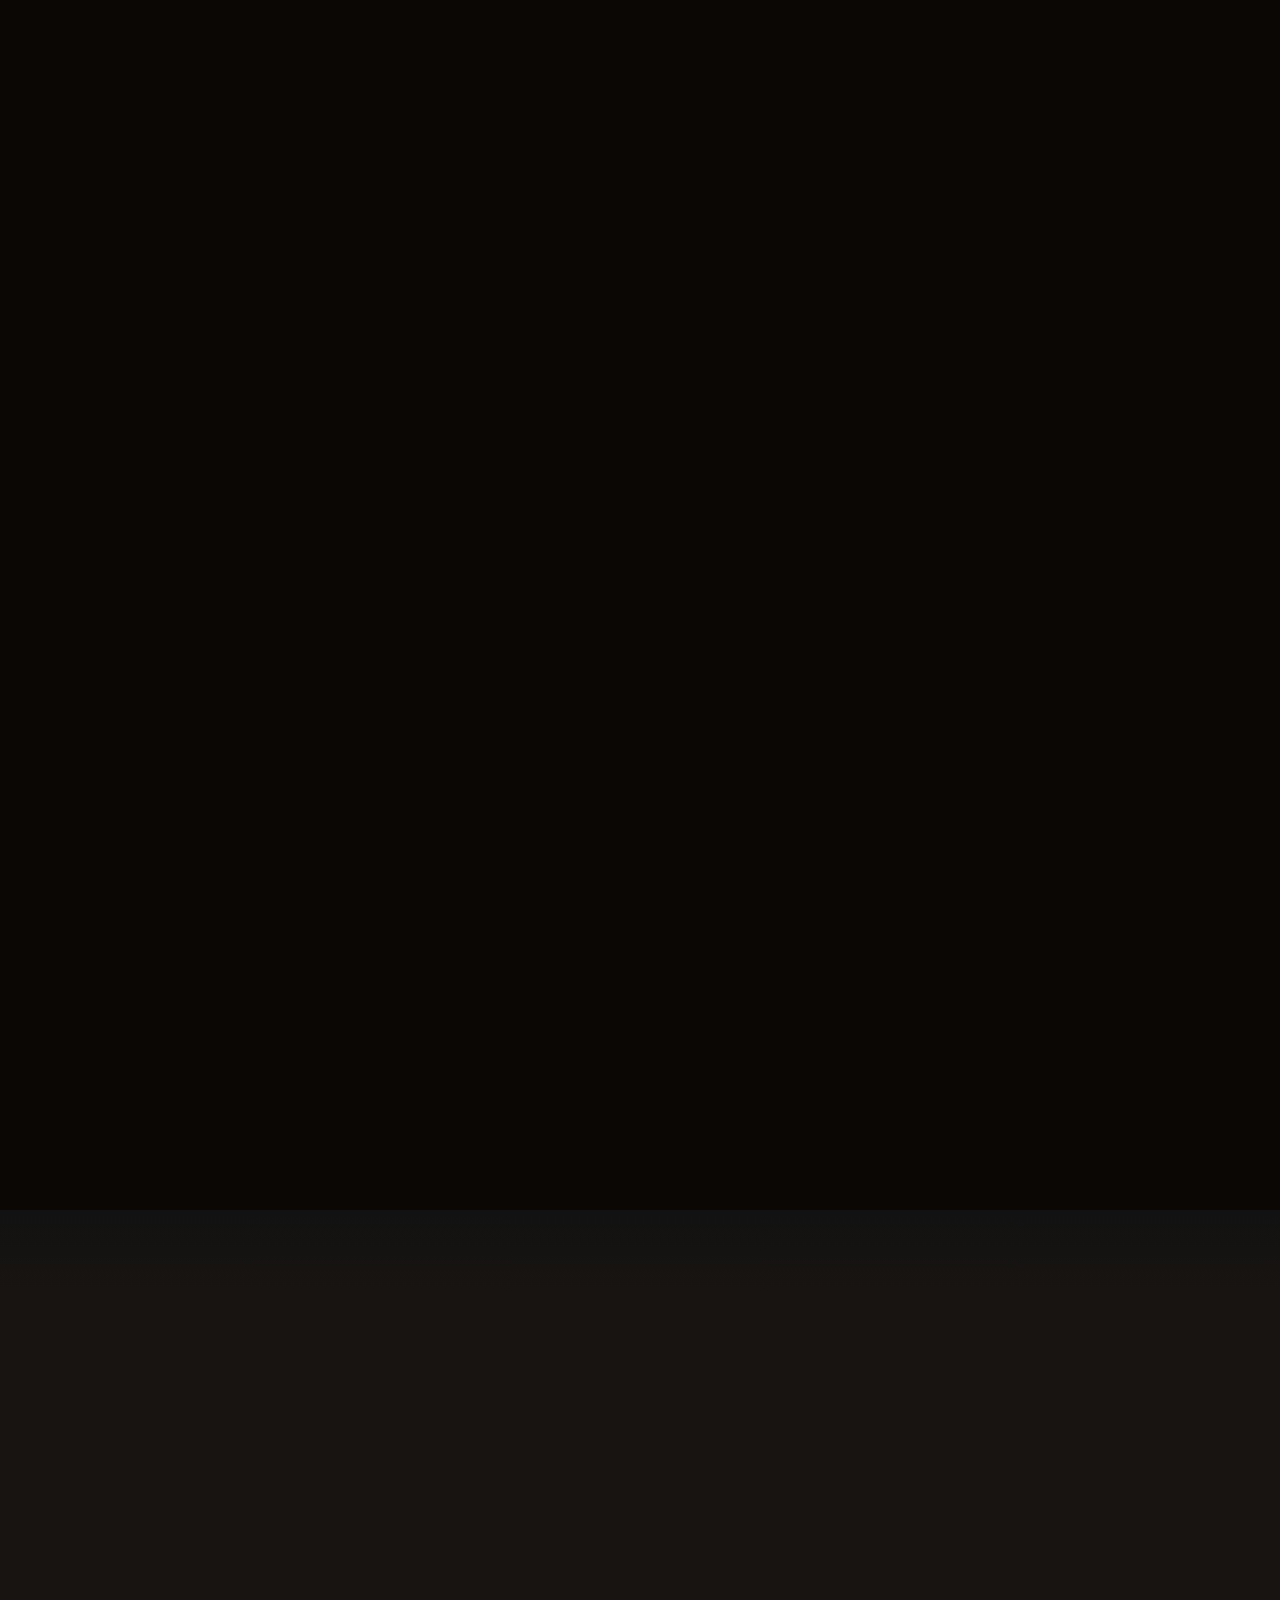
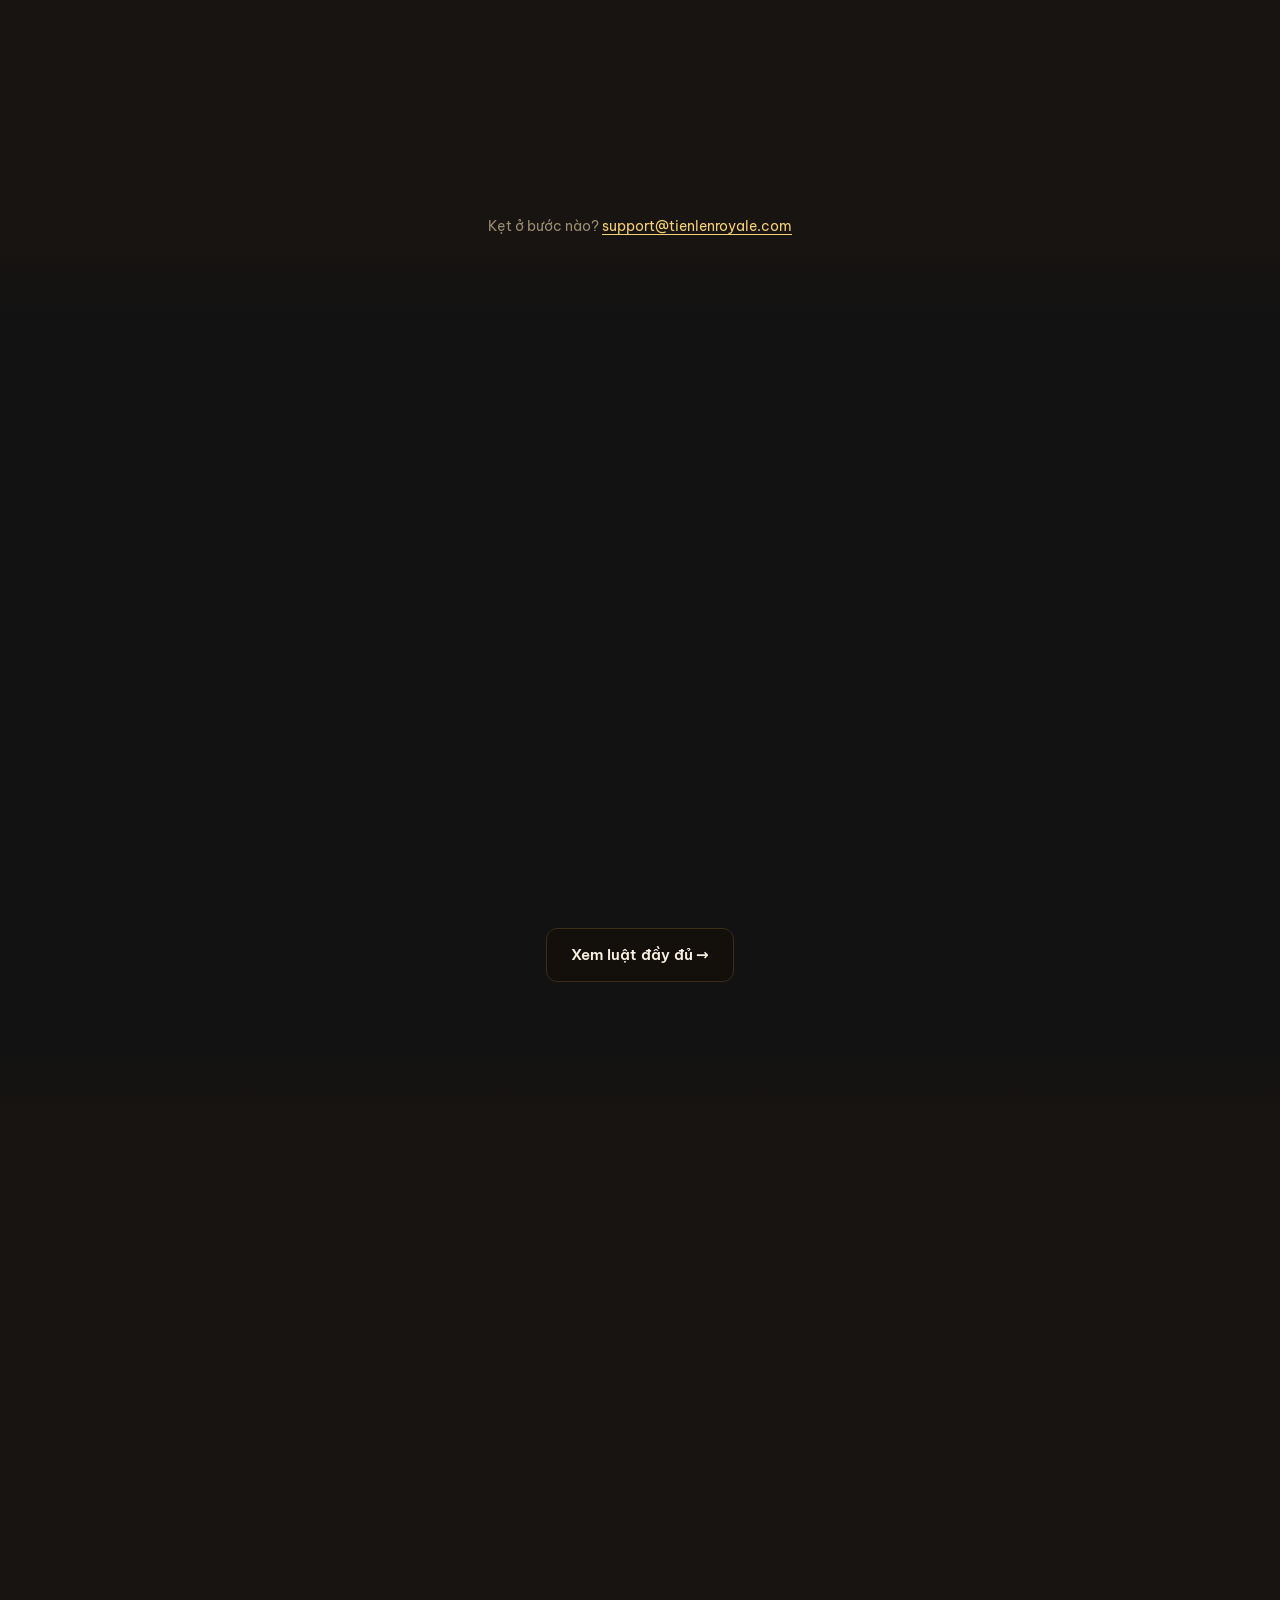
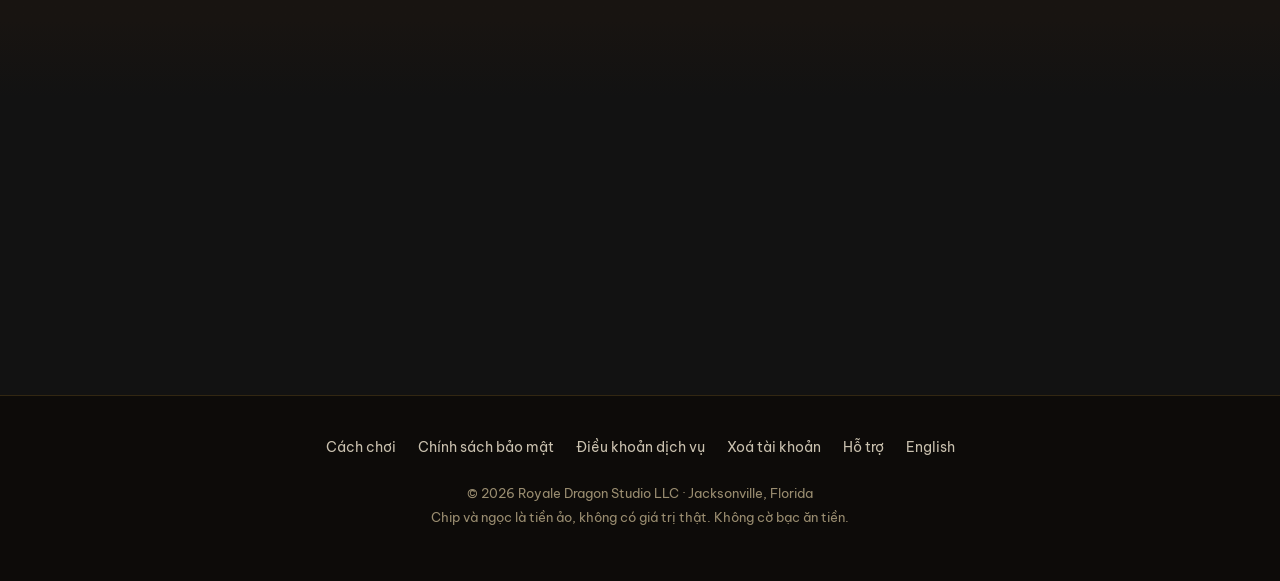
<file: index-vi.html>
<!DOCTYPE html>
<html lang="vi">
<head>
<meta charset="utf-8">
<meta name="viewport" content="width=device-width, initial-scale=1">
<title>Tiến Lên Royale — Đỉnh cao Tiến Lên miền Nam</title>
<meta name="description" content="Tiến Lên miền Nam trên điện thoại với đầy đủ luật nhà làm — chặt heo, cóng bài, thúi, tới trắng — trên những bàn chơi dát vàng. Chơi miễn phí, tiếng Việt và tiếng Anh, không cờ bạc ăn tiền.">
<link rel="canonical" href="https://tienlenroyale.com/index-vi.html">
<link rel="alternate" hreflang="en" href="https://tienlenroyale.com/">
<link rel="alternate" hreflang="vi" href="https://tienlenroyale.com/index-vi.html">
<meta property="og:type" content="website">
<meta property="og:title" content="Tiến Lên Royale">
<meta property="og:description" content="Trò chơi bài của mọi gia đình Việt — khoác áo hoàng gia.">
<meta property="og:image" content="https://tienlenroyale.com/assets/og.jpg">
<meta property="og:url" content="https://tienlenroyale.com/index-vi.html">
<meta name="twitter:card" content="summary_large_image">
<meta name="theme-color" content="#0a0704">
<link rel="icon" href="assets/favicon-32.png" sizes="32x32">
<link rel="apple-touch-icon" href="assets/apple-touch-icon.png">
<link rel="preconnect" href="https://fonts.googleapis.com">
<link rel="preconnect" href="https://fonts.gstatic.com" crossorigin>
<link rel="stylesheet" href="https://fonts.googleapis.com/css2?family=Be+Vietnam+Pro:wght@400;600;700&family=Playfair+Display:wght@500;600;700&display=swap">
<script>history.scrollRestoration = "manual";</script>
<link rel="preload" as="image" href="assets/film/poster.webp" imagesrcset="assets/film/poster.960.webp 960w, assets/film/poster.webp 1920w" imagesizes="100vw">
<link rel="stylesheet" href="style.css">
<style>
  /* ── THE ROYAL FILM ── styles for the cinematic hero (section.atl).
     Class names match the proven Durbin engine contract; the skin is TLR's
     gold-on-dark language. */

  /* Lenis smooth-scroll contract — without this the page's own
     scroll-behavior:smooth re-smooths every Lenis frame and they fight */
  html.lenis, html.lenis body { height: auto; }
  .lenis.lenis-smooth { scroll-behavior: auto !important; }
  .lenis.lenis-smooth [data-lenis-prevent] { overscroll-behavior: contain; }
  .lenis.lenis-stopped { overflow: hidden; }

  .atl { position: relative; background: #0a0704; }
  .atl__pin { position: relative; height: 100svh; overflow: hidden; }
  .atl__poster, .atl__canvas { position: absolute; inset: 0; width: 100%; height: 100%; }
  .atl__poster { object-fit: cover; }
  .atl__canvas { display: block; }
  .atl__tint { position: absolute; inset: 0; pointer-events: none; background:
    radial-gradient(58% 46% at 50% 46%, rgba(10,7,4,.30) 0%, rgba(10,7,4,.14) 55%, rgba(10,7,4,0) 100%),
    radial-gradient(130% 100% at 50% 32%, rgba(10,7,4,.10) 0%, rgba(10,7,4,.16) 55%, rgba(10,7,4,.52) 100%),
    linear-gradient(180deg, rgba(10,7,4,.28) 0%, rgba(10,7,4,0) 22%, rgba(10,7,4,0) 62%, rgba(10,7,4,.46) 100%); }
  .atl__grain { position: absolute; inset: 0; pointer-events: none; opacity: .05; mix-blend-mode: overlay;
    background-image: url("data:image/svg+xml;utf8,%3Csvg xmlns='http://www.w3.org/2000/svg' width='160' height='160'%3E%3Cfilter id='n'%3E%3CfeTurbulence type='fractalNoise' baseFrequency='0.9' numOctaves='2' stitchTiles='stitch'/%3E%3C/filter%3E%3Crect width='160' height='160' filter='url(%23n)' opacity='0.6'/%3E%3C/svg%3E"); }
  .atl__bar { position: absolute; left: 0; right: 0; height: 0; background: #0a0704; pointer-events: none; z-index: 4; }
  .atl__bar--t { top: 0; } .atl__bar--b { bottom: 0; }

  /* ---- scenes ---- */
  .atl__scene { position: absolute; inset: 0; z-index: 5; display: flex; flex-direction: column; align-items: center; justify-content: center; text-align: center; padding: calc(64px + 3vh) 1.5rem 10vh; pointer-events: none; }
  .atl__scene > * { pointer-events: auto; }
  .atl__scene--s { opacity: 0; visibility: hidden; }
  .atl__eyebrow { font-size: .68rem; font-weight: 600; letter-spacing: .34em; text-transform: uppercase; color: var(--gold-deep); text-shadow: 0 2px 12px rgba(0,0,0,.55); }
  .atl__logo { width: min(220px, 46vw); height: auto; filter: drop-shadow(0 14px 34px rgba(0,0,0,.8)); }
  .atl__title { font-family: var(--display); font-weight: 600; color: var(--cream-hi); margin-top: 1rem; text-shadow: 0 4px 26px rgba(0,0,0,.6); }
  .atl__title-lead { display: block; font-weight: 500; font-size: clamp(.95rem, 2.4vw, 1.3rem); line-height: 1.25; letter-spacing: .22em; text-indent: .22em; text-transform: uppercase; color: rgba(247,240,224,.92); }
  .atl__title em, .atl__h { font-style: normal; font-weight: 700; font-size: clamp(2.4rem, 7vw, 4.6rem); line-height: 1.08; display: block; margin-top: .35rem; }
  .atl__title em.shimmer { background: linear-gradient(105deg, var(--gold) 0%, var(--gold) 40%, #fff3cf 50%, var(--gold) 60%, var(--gold) 100%); background-size: 220% 100%; -webkit-background-clip: text; background-clip: text; -webkit-text-fill-color: transparent; filter: drop-shadow(0 3px 14px rgba(0,0,0,.65)); }
  @media (prefers-reduced-motion: no-preference) {
    .atl__title em.shimmer { animation: atlSweep 7s ease-in-out 1.4s infinite; }
  }
  @keyframes atlSweep { 0%, 52% { background-position: 120% 0; } 78%, 100% { background-position: -70% 0; } }

  /* intro entrance — logo + title are the LCP: transform-only, never hidden */
  @keyframes atlSettle { from { transform: translateY(26px); } to { transform: translateY(0); } }
  @keyframes atlFadeUp { from { opacity: 0; transform: translateY(18px); } to { opacity: 1; transform: translateY(0); } }
  .atl__scene--intro .atl__logo { animation: atlSettle 1s cubic-bezier(.22,.8,.3,1) both; }
  .atl__scene--intro .atl__title { animation: atlSettle 1s cubic-bezier(.22,.8,.3,1) .08s both; }
  .atl__scene--intro .atl__ctarow { opacity: 0; animation: atlFadeUp .8s ease .6s forwards; }
  @media (prefers-reduced-motion: reduce) {
    .atl__scene--intro .atl__logo, .atl__scene--intro .atl__title { animation: none; }
    .atl__scene--intro .atl__ctarow { animation: none; opacity: 1; }
  }

  .atl__h { font-family: var(--display); color: var(--cream-hi); margin: 1rem 0 0; text-shadow: 0 4px 26px rgba(0,0,0,.6); }
  .atl__sub { font-size: clamp(.86rem, 2vw, 1.06rem); color: var(--cream); margin-top: 1.1rem; max-width: 520px; line-height: 1.7; text-shadow: 0 2px 14px rgba(0,0,0,.55); }

  .atl__ctarow { display: flex; flex-wrap: wrap; gap: .9rem; justify-content: center; align-items: center; margin-top: clamp(1.3rem, 4vw, 2.1rem); }
  .atl__cta { display: inline-flex; align-items: center; gap: .5rem; padding: 1rem 1.7rem; font-family: var(--body); font-size: .72rem; font-weight: 700; letter-spacing: .18em; text-transform: uppercase; text-decoration: none; border-radius: 999px; cursor: pointer; transition: transform .18s ease, box-shadow .2s ease, border-color .25s ease, color .25s ease; }
  .atl__cta:active { transform: translateY(1px); }
  .atl__cta--gold { background: linear-gradient(180deg, #f6d074 0%, #d09b30 100%); color: #241a0c; border: 1px solid transparent; box-shadow: 0 10px 30px rgba(214,168,62,.35); }
  .atl__cta--gold:hover { color: #1a1208; box-shadow: 0 14px 38px rgba(214,168,62,.5); transform: translateY(-2px); }
  .atl__cta--ghost { background: rgba(10,7,4,.32); color: var(--cream-hi); border: 1px solid rgba(214,168,62,.5); -webkit-backdrop-filter: blur(5px); backdrop-filter: blur(5px); }
  .atl__cta--ghost:hover { border-color: var(--gold); color: var(--gold); }

  /* scroll cue */
  .atl__cue { position: absolute; left: 50%; bottom: 3.2vh; transform: translateX(-50%); display: flex; flex-direction: column; align-items: center; gap: .55rem; z-index: 6; pointer-events: none; }
  .atl__cue span { font-size: .58rem; font-weight: 600; letter-spacing: .3em; text-transform: uppercase; color: rgba(236,226,205,.8); text-shadow: 0 1px 8px rgba(0,0,0,.6); }
  .atl__cue i { width: 1px; height: 44px; background: linear-gradient(to bottom, rgba(214,168,62,.9), rgba(214,168,62,0)); overflow: hidden; position: relative; }
  .atl__cue i::after { content: ''; position: absolute; left: 0; top: -50%; width: 100%; height: 50%; background: #fff3cf; animation: atlCue 2.2s ease-in-out infinite; }
  @keyframes atlCue { 0% { top: -50%; } 60%, 100% { top: 110%; } }
  @media (prefers-reduced-motion: reduce) { .atl__cue i::after { animation: none; } }

  /* progress rail */
  .atl__rail { position: absolute; right: clamp(.9rem, 2.5vw, 2.2rem); top: 50%; transform: translateY(-50%); z-index: 6; display: flex; flex-direction: column; gap: .95rem; opacity: 0; visibility: hidden; }
  .atl__dot { display: flex; align-items: center; gap: .6rem; flex-direction: row-reverse; background: none; border: 0; padding: 0; cursor: pointer; }
  .atl__dot i { width: 7px; height: 7px; border-radius: 50%; background: rgba(236,226,205,.4); box-shadow: 0 0 6px rgba(0,0,0,.4); transition: background .3s ease, transform .3s ease; }
  .atl__dot span { font-family: var(--body); font-size: .56rem; font-weight: 600; letter-spacing: .2em; text-transform: uppercase; color: rgba(236,226,205,.7); text-shadow: 0 1px 8px rgba(0,0,0,.6); opacity: 0; transform: translateX(6px); transition: opacity .3s ease, transform .3s ease; }
  .atl__dot.is-on i { background: var(--gold); transform: scale(1.5); }
  .atl__dot.is-on span, .atl__rail:hover .atl__dot span { opacity: 1; transform: none; }

  /* skip */
  .atl__skip { position: absolute; right: clamp(.9rem, 2.5vw, 2.2rem); bottom: 3vh; z-index: 6; display: inline-flex; align-items: center; gap: .45rem; background: rgba(10,7,4,.38); border: 1px solid rgba(214,168,62,.4); border-radius: 999px; padding: .55rem 1.05rem; font-size: .6rem; font-weight: 600; letter-spacing: .2em; text-transform: uppercase; color: var(--cream-hi); cursor: pointer; -webkit-backdrop-filter: blur(6px); backdrop-filter: blur(6px); opacity: 0; visibility: hidden; transition: border-color .25s ease; font-family: var(--body); }
  .atl__skip svg { width: 13px; height: 13px; }
  @media (hover: hover) { .atl__skip:hover { border-color: var(--gold); } }

  /* the fixed site header leaves while the visitor is inside the film
     (tlr-cinema.js gates body.is-in-film on progress, not isActive) */
  .site-head.over-hero { transition: opacity .4s ease, background .25s ease, border-color .25s ease; }
  body.is-in-film .site-head.over-hero { opacity: 0; pointer-events: none; }

  @media (max-width: 767px) {
    .atl__rail .atl__dot span { display: none; }
    .atl__scene { padding-bottom: 13vh; }
    .atl__logo { width: min(180px, 44vw); }
    .atl__scene[data-scene="beta"] .atl__eyebrow { letter-spacing: .18em; font-size: .6rem; }
  }

  /* ---- static mode: elegant single-viewport hero, no journey ---- */
  .atl--static .atl__pin { min-height: 540px; }
  .atl--static .atl__canvas, .atl--static .atl__bar, .atl--static .atl__rail, .atl--static .atl__skip, .atl--static .atl__scene--s, .atl--static .atl__cue { display: none; }
</style>
</head>
<body>

<header class="site-head over-hero">
  <div class="shell">
    <a class="site-mark" href="index-vi.html"><span class="pip">♠</span> Tiến Lên Royale</a>
    <nav class="site-nav">
      <a href="rules-vi.html">Luật chơi</a>
      <a href="#beta">Bản thử</a>
      <a class="hide-sm" href="#faq">Hỏi đáp</a>
      <a class="lang" href="index.html">English</a>
    </nav>
  </div>
</header>

<main>

  <!-- ── Phim Hoàng Gia ─────────────────────────────────────────────
       Bảy cảnh phim của chính cung điện trong game, cuộn tới đâu phim
       chạy tới đó. Engine: assets/js/tlr-cinema.js (dùng chung với bản EN). -->
  <section id="home" class="atl" aria-label="Tiến Lên Royale">
    <div class="atl__pin" id="atlPin">
      <img class="atl__poster" id="atlPoster" src="assets/film/poster.webp"
           srcset="assets/film/poster.960.webp 960w, assets/film/poster.webp 1920w"
           sizes="100vw" alt="Sảnh bài hoàng cung của Tiến Lên Royale, bàn nhung đỏ rực sáng dưới lồng đèn lụa"
           fetchpriority="high" decoding="async">
      <canvas class="atl__canvas" id="atlCanvas" aria-hidden="true"></canvas>
      <div class="atl__tint" aria-hidden="true"></div>
      <div class="atl__grain" aria-hidden="true"></div>
      <div class="atl__bar atl__bar--t" aria-hidden="true"></div>
      <div class="atl__bar atl__bar--b" aria-hidden="true"></div>

      <!-- MỞ MÀN (cũng là hero tĩnh — LCP: logo + tiêu đề chỉ trượt, không ẩn) -->
      <div class="atl__scene atl__scene--intro" data-scene="intro">
        <img class="atl__logo" src="assets/logo.webp" width="900" height="778"
             alt="Tiến Lên Royale — Đỉnh Cao Tiến Lên" fetchpriority="high">
        <h1 class="atl__title">
          <span class="atl__title-lead">Tiến Lên bạn lớn lên cùng.</span>
          <em class="shimmer">Tái Sinh Hoàng Gia.</em>
        </h1>
        <div class="atl__ctarow">
          <a href="#beta" class="atl__cta atl__cta--gold" data-film-goto="#beta">Tham Gia Beta</a>
          <button type="button" class="atl__cta atl__cta--ghost" data-film-watch>Bước Vào Cung Điện</button>
        </div>
      </div>

      <!-- 01 · TRÒ CHƠI -->
      <div class="atl__scene atl__scene--s" data-scene="game" aria-hidden="true">
        <p class="atl__eyebrow">01 &mdash; Trò Chơi</p>
        <h2 class="atl__h">Đủ Mọi Luật<br>Của Bàn Nhà</h2>
        <p class="atl__sub">Chặt, cóng, thúi, tới trắng &mdash; giữ lại hết, đền tới từng con chip.</p>
      </div>

      <!-- 02 · CÁC SẢNH -->
      <div class="atl__scene atl__scene--s" data-scene="rooms" aria-hidden="true">
        <p class="atl__eyebrow">02 &mdash; Các Sảnh</p>
        <h2 class="atl__h">Thăng Hạng<br>Hoàng Gia</h2>
        <p class="atl__sub">Từ Phòng Tân Thủ lên Bạc, Vàng và sảnh VIP &mdash; cược càng cao, bàn càng sang.</p>
      </div>

      <!-- 03 · BÀN ĐẤU -->
      <div class="atl__scene atl__scene--s" data-scene="table" aria-hidden="true">
        <p class="atl__eyebrow">03 &mdash; Bàn Đấu</p>
        <h2 class="atl__h">Người Thật.<br>Căng Thật.</h2>
        <p class="atl__sub">Bốn ghế, mười ba lá, và 3&#9824; mở màn đêm nay.</p>
      </div>

      <!-- 04 · CLB HOÀNG GIA -->
      <div class="atl__scene atl__scene--s" data-scene="club" aria-hidden="true">
        <p class="atl__eyebrow">04 &mdash; CLB Hoàng Gia</p>
        <h2 class="atl__h">Phòng Riêng.<br>Người Của Bạn.</h2>
        <p class="atl__sub">Tạo bàn riêng, đưa mã cho bạn bè, chỉ chơi với người bạn tin.</p>
      </div>

      <!-- 05 · TÙY BIẾN -->
      <div class="atl__scene atl__scene--s" data-scene="customize" aria-hidden="true">
        <p class="atl__eyebrow">05 &mdash; Tùy Biến</p>
        <h2 class="atl__h">Bàn Chơi<br>Của Riêng Bạn</h2>
        <p class="atl__sub">Nền bàn, lưng bài, ảnh đại diện &mdash; sưu tầm bằng chip bạn thắng.</p>
      </div>

      <!-- 06 · CÁCH CHƠI -->
      <div class="atl__scene atl__scene--s" data-scene="howto" aria-hidden="true">
        <p class="atl__eyebrow">06 &mdash; Cách Chơi</p>
        <h2 class="atl__h">Học Trong<br>Một Ván</h2>
        <p class="atl__sub">Ván đầu có hướng dẫn tận tay, chỉ hai phút là biết chơi.</p>
      </div>

      <!-- 07 · THAM GIA BETA (giữ nguyên tới khi hạ cánh) -->
      <div class="atl__scene atl__scene--s" data-scene="beta" aria-hidden="true">
        <p class="atl__eyebrow">&mdash;&nbsp; Bản thử mở cho tất cả mọi người &nbsp;&mdash;</p>
        <h2 class="atl__h">Ghế Đang Chờ Bạn</h2>
        <div class="atl__ctarow">
          <a href="https://testflight.apple.com/join/AGkJgbtB" class="atl__cta atl__cta--gold">Mở TestFlight</a>
          <a href="#beta" class="atl__cta atl__cta--ghost" data-film-goto="#beta">Android &mdash; hai bước</a>
        </div>
      </div>

      <!-- điều khiển: gợi ý cuộn, thanh tiến trình, bỏ qua -->
      <div class="atl__cue" id="atlCue" aria-hidden="true"><span>Cuộn để bước vào trải nghiệm hoàng gia</span><i></i></div>
      <nav class="atl__rail" id="atlRail" aria-label="Tiến trình hành trình">
        <button class="atl__dot" type="button" data-p="0"><span>Mở màn</span><i></i></button>
        <button class="atl__dot" type="button" data-p="0.078"><span>Trò chơi</span><i></i></button>
        <button class="atl__dot" type="button" data-p="0.167"><span>Các sảnh</span><i></i></button>
        <button class="atl__dot" type="button" data-p="0.310"><span>Bàn đấu</span><i></i></button>
        <button class="atl__dot" type="button" data-p="0.453"><span>CLB</span><i></i></button>
        <button class="atl__dot" type="button" data-p="0.595"><span>Tùy biến</span><i></i></button>
        <button class="atl__dot" type="button" data-p="0.738"><span>Cách chơi</span><i></i></button>
        <button class="atl__dot" type="button" data-p="0.90"><span>Vào bàn</span><i></i></button>
      </nav>
      <button class="atl__skip" type="button" id="atlSkip" data-atl-skip>Bỏ qua phim
        <svg viewBox="0 0 24 24" fill="none" stroke="currentColor" stroke-width="1.8" stroke-linecap="round" stroke-linejoin="round" aria-hidden="true"><path d="M13 5l7 7-7 7M4 12h16"/></svg>
      </button>
    </div>
  </section>

  <!-- ── Bản thử ──────────────────────────────────────────────────── -->
  <section class="band band-alt" id="beta">
    <div class="shell">
      <div class="sec-head">
        <span class="eyebrow">Vào bàn thôi</span>
        <h2>Tham Gia Beta</h2>
        <p>Game đã chơi được trọn vẹn và đang được thử trên điện thoại thật trước khi
        lên chợ ứng dụng. Không cần lời mời, không phải chờ danh sách.</p>
      </div>

      <div class="grid grid-2" style="max-width: 800px; margin: 0 auto;">
        <article class="card">
          <span class="suit">♥</span>
          <h3>iPhone &amp; iPad — một bước</h3>
          <p>Mở link TestFlight trên iPhone, cài ứng dụng TestFlight của Apple nếu chưa
          có, rồi bấm Install. Xong.</p>
          <p style="margin-top:16px;">
            <a class="btn btn-gold" href="https://testflight.apple.com/join/AGkJgbtB">Mở link TestFlight</a>
          </p>
        </article>
        <article class="card">
          <span class="suit">♣</span>
          <h3>Android — hai bước</h3>
          <p>Google bắt bản thử kiểu này phải chạy qua một nhóm người thử, nên có thêm
          một bước:</p>
          <p><strong>1.</strong> <a href="https://groups.google.com/g/tienlenroyale-testers">Vào
          nhóm người thử</a> bằng đúng tài khoản Google trên máy bạn.<br>
          <strong>2.</strong> Mở <a href="https://play.google.com/apps/testing/com.tienlenroyale.game">link
          đăng ký trên Play</a> rồi cài.</p>
          <p style="color: var(--muted); font-size: .88rem;">Bước 2 chỉ chạy khi bạn đã ở
          trong nhóm, và phải cùng một tài khoản Google ở cả hai bước.</p>
        </article>
      </div>

      <p style="text-align:center; color: var(--muted); font-size: .85rem; margin-top: 26px;">
        Kẹt ở bước nào? <a href="mailto:support@tienlenroyale.com">support@tienlenroyale.com</a>
      </p>
    </div>
  </section>

  <!-- ── Bốn luật nhà làm ─────────────────────────────────────────── -->
  <section class="band" id="houserules">
    <div class="shell">
      <div class="sec-head">
        <span class="eyebrow">Luật nhà làm</span>
        <h2>Bốn cách chip đổi chủ mà không cần về nhất</h2>
        <p>Đây là những luật người Việt hay cãi nhau nhất. Ở đây chúng được xử ngay,
        trước mặt cả bàn.</p>
      </div>

      <div class="grid grid-4">
        <article class="card rule-card">
          <span class="vn">Chặt</span>
          <span class="en">Chặt heo</span>
          <p>Bom vừa chặt heo. Người bị chặt đền ngay cho người chặt — heo đỏ đắt gấp
          đôi heo đen — và mỗi lần chặt chồng thì tiền lại nhân lên.</p>
        </article>
        <article class="card rule-card">
          <span class="vn">Cóng</span>
          <span class="en">Cóng bài</span>
          <p>Cả ván không đánh lá nào là bị cóng: đền người về nhất gấp đôi mức cược,
          cộng thêm tiền cho mỗi con heo và mỗi quả bom còn trên tay.</p>
        </article>
        <article class="card rule-card">
          <span class="vn">Thúi</span>
          <span class="en">Thúi heo</span>
          <p>Cuối ván còn ôm heo hay bom là thúi. Xả bài nguy hiểm sớm, không thì đền
          đúng giá chặt cho cái thú giữ bài.</p>
        </article>
        <article class="card rule-card">
          <span class="vn">Tới trắng</span>
          <span class="en">Thắng trắng</span>
          <p>Có những bài chia ra là thắng liền — tứ quý heo, sáu đôi, năm đôi thông,
          hay sảnh rồng. Mọi người còn lại đền gấp đôi.</p>
        </article>
      </div>

      <p style="text-align:center; margin: 32px 0 0;">
        <a class="btn btn-ghost" href="rules-vi.html">Xem luật đầy đủ →</a>
      </p>
    </div>
  </section>

  <!-- ── Hỏi đáp ──────────────────────────────────────────────────── -->
  <section class="band band-alt" id="faq">
    <div class="shell">
      <div class="sec-head">
        <span class="eyebrow">Nói thẳng</span>
        <h2>Những câu người ta hay hỏi</h2>
      </div>

      <div class="qa">
        <details>
          <summary>Đây có phải cờ bạc ăn tiền không?</summary>
          <p>Không. Chip và ngọc là tiền ảo. Chúng không có giá trị thật, không đổi ra
          tiền được, và không chuyển cho người chơi khác để lấy giá trị. Game mô phỏng
          cách đặt cược ở bàn bài gia đình, và không có gì giá trị thật để thắng.</p>
        </details>
        <details>
          <summary>Chơi có tốn tiền không?</summary>
          <p>Game miễn phí. Chip luôn kiếm lại được bằng thưởng ngày, quà giờ và Vòng
          Quay May Mắn, nên hết chip không bao giờ là hết cuộc vui. Sau này sẽ có gói
          chip tuỳ chọn; hiện tại chưa bán gì cả.</p>
        </details>
        <details>
          <summary>Có bắt buộc tạo tài khoản không?</summary>
          <p>Không. Bạn chơi tư cách khách mãi mãi cũng được — đăng nhập là một lựa
          chọn, không phải bức tường. Liên kết tài khoản Apple hay Google chỉ để giữ
          tiến trình khi mất máy, và bạn có thể xoá tài khoản cùng toàn bộ dữ liệu bất
          cứ lúc nào.</p>
        </details>
        <details>
          <summary>Đây là Tiến Lên kiểu nào?</summary>
          <p>Tiến Lên miền Nam: 3 nhỏ nhất, 2 (heo) lớn nhất, chất xếp ♠ &lt; ♣ &lt;
          ♦ &lt; ♥, và bom chặt heo. Toàn bộ luật — kể cả chặt, cóng và thúi — được
          viết rõ ở <a href="rules-vi.html">trang luật chơi</a>.</p>
        </details>
        <details>
          <summary>Chơi với gia đình được không?</summary>
          <p>Được — CLB Hoàng Gia sinh ra để làm việc đó. Tạo phòng riêng, chọn mức
          cược và số ghế, rồi gửi mã cho những người bạn muốn.</p>
        </details>
        <details>
          <summary>Game có những ngôn ngữ nào?</summary>
          <p>Tiếng Việt và tiếng Anh, đổi trong phần Cài Đặt. Tiếng Việt là ngôn ngữ
          gốc của game, không phải bản dịch từ tiếng Anh.</p>
        </details>
      </div>
    </div>
  </section>

  <!-- ── Kết ──────────────────────────────────────────────────────── -->
  <section class="closer">
    <div class="shell">
      <div class="ornament">♠</div>
      <p class="quote" style="margin-top: 26px;">Chặt đẹp — đền đau.</p>
      <p class="quote-en">Hẹn gặp ở bàn đấu.</p>
    </div>
  </section>

</main>

<footer class="site-foot">
  <div class="shell">
    <div class="foot-links">
      <a href="rules-vi.html">Cách chơi</a>
      <a href="privacy-vi.html">Chính sách bảo mật</a>
      <a href="terms.html">Điều khoản dịch vụ</a>
      <a href="delete-account-vi.html">Xoá tài khoản</a>
      <a href="mailto:support@tienlenroyale.com">Hỗ trợ</a>
      <a href="index.html">English</a>
    </div>
    <div class="foot-legal">
      © 2026 Royale Dragon Studio LLC · Jacksonville, Florida<br>
      Chip và ngọc là tiền ảo, không có giá trị thật. Không cờ bạc ăn tiền.
    </div>
  </div>
</footer>

<script>
  // The bar is invisible over the hero and materialises once you scroll past it.
  (function () {
    var head = document.querySelector('.site-head.over-hero');
    if (!head) return;
    var onScroll = function () { head.classList.toggle('scrolled', window.scrollY > 90); };
    onScroll();
    addEventListener('scroll', onScroll, { passive: true });
  })();

  // Scroll reveals. The .rv class is added HERE, never in the markup, so a
  // no-JS visitor gets a fully visible static page. Once an element lands,
  // the classes are stripped so hover transitions get their own timing back.
  (function () {
    if (!('IntersectionObserver' in window)) return;
    if (matchMedia('(prefers-reduced-motion: reduce)').matches) return;
    var els = document.querySelectorAll(
      '.band .sec-head, .band .card, .shot, .qa details, ' +
      '.closer .ornament, .closer .quote, .closer .quote-en');
    var io = new IntersectionObserver(function (entries) {
      entries.forEach(function (entry) {
        if (!entry.isIntersecting) return;
        var el = entry.target;
        io.unobserve(el);
        el.classList.add('rv-in');
        var delay = parseInt(el.style.getPropertyValue('--rvd'), 10) || 0;
        setTimeout(function () {
          el.classList.remove('rv', 'rv-in');
          el.style.removeProperty('--rvd');
        }, 900 + delay);
      });
    }, { rootMargin: '0px 0px -8% 0px', threshold: 0.08 });
    els.forEach(function (el) {
      var idx = el.parentElement
        ? Array.prototype.indexOf.call(el.parentElement.children, el) : 0;
      el.style.setProperty('--rvd', Math.min(idx, 5) * 80 + 'ms');
      el.classList.add('rv');
      io.observe(el);
    });
  })();
</script>

<script src="assets/js/vendor/gsap.min.js"></script>
<script src="assets/js/vendor/ScrollTrigger.min.js"></script>
<script src="assets/js/vendor/lenis.min.js"></script>
<script src="assets/js/vendor/split-type.min.js"></script>
<script src="assets/js/tlr-cinema.js?v=3"></script>
</body>
</html>
</file>
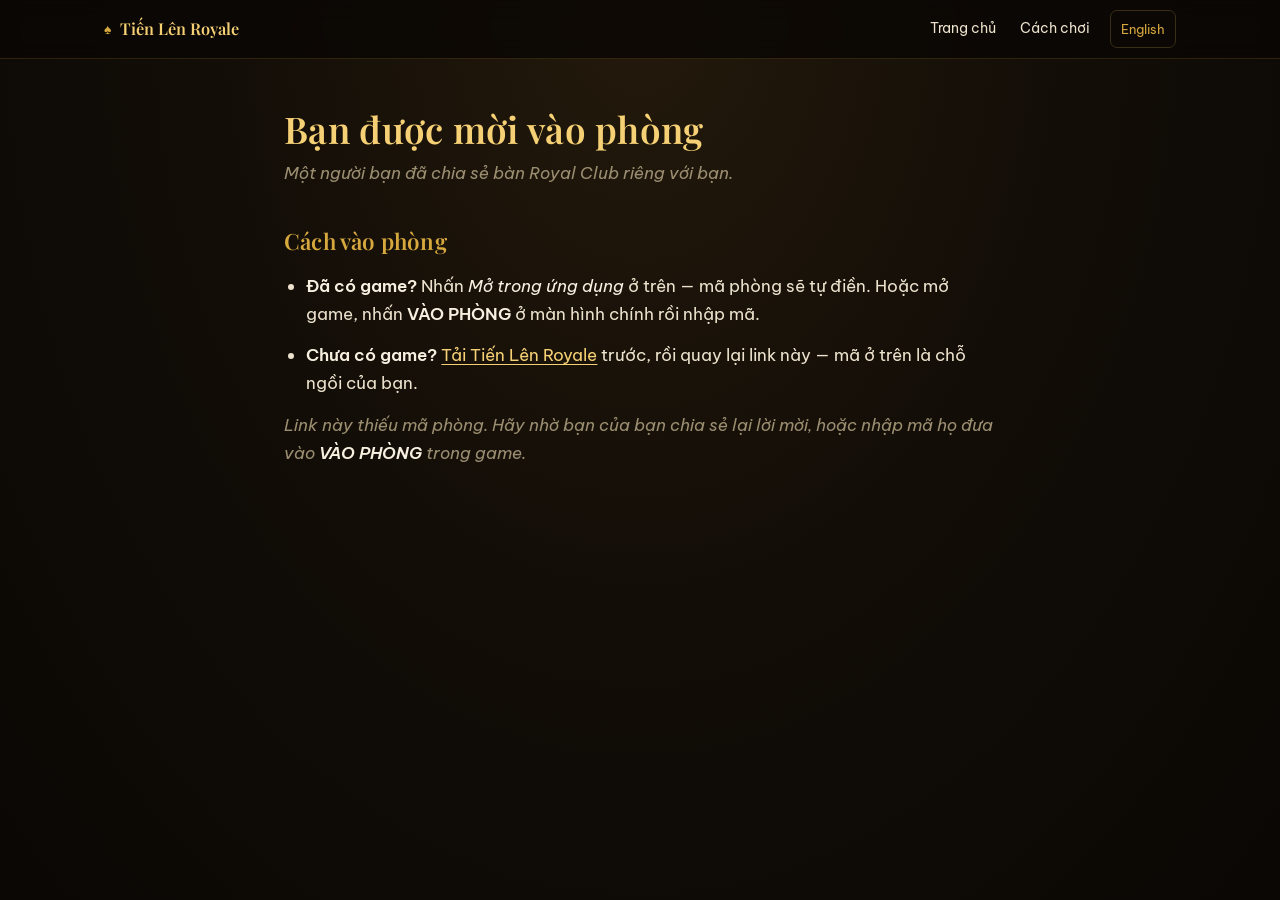
<file: join-vi.html>
<!DOCTYPE html>
<html lang="vi">
<head>
<meta charset="utf-8">
<meta name="viewport" content="width=device-width, initial-scale=1">
<title>Vào phòng — Tiến Lên Royale</title>
<meta name="robots" content="noindex">
<meta name="theme-color" content="#0a0704">
<link rel="icon" href="assets/favicon-32.png" sizes="32x32">
<link rel="apple-touch-icon" href="assets/apple-touch-icon.png">
<link rel="preconnect" href="https://fonts.googleapis.com">
<link rel="preconnect" href="https://fonts.gstatic.com" crossorigin>
<link rel="stylesheet" href="https://fonts.googleapis.com/css2?family=Be+Vietnam+Pro:wght@400;600;700&family=Playfair+Display:wght@500;600;700&display=swap">
<link rel="stylesheet" href="style.css">
<style>
  .code-card {
    margin: 1.5rem 0 2rem; padding: 28px 24px; text-align: center;
    border: 1px solid rgba(214, 168, 62, .45); border-radius: 16px;
    background: linear-gradient(180deg, rgba(30, 26, 19, .9), rgba(16, 14, 10, .9));
  }
  .code-card .room-code {
    font-family: "Playfair Display", serif; font-size: 2.6rem; font-weight: 700;
    letter-spacing: .35em; margin-left: .35em; color: #e2ba60;
  }
  .code-card .cta-row { justify-content: center; margin-top: 1.4rem; }
  .copied-note { display: none; margin-top: .8rem; font-size: .85rem; color: #7fd39a; }
</style>
</head>
<body>

<header class="site-head">
  <div class="shell">
    <a class="site-mark" href="index-vi.html"><span class="pip">♠</span> Tiến Lên Royale</a>
    <nav class="site-nav">
      <a href="index-vi.html">Trang chủ</a>
      <a class="hide-sm" href="rules-vi.html">Cách chơi</a>
      <a class="lang" id="langLink" href="join.html">English</a>
    </nav>
  </div>
</header>

<div class="wrap">
  <h1>Bạn được mời vào phòng</h1>
  <div class="meta">Một người bạn đã chia sẻ bàn Royal Club riêng với bạn.</div>

  <div class="code-card" id="codeCard">
    <div>Mã phòng</div>
    <div class="room-code" id="roomCode">······</div>
    <div class="cta-row">
      <a class="btn btn-gold" id="openBtn" href="#">Mở trong ứng dụng</a>
      <button class="btn btn-ghost" id="copyBtn" type="button">Sao chép mã</button>
    </div>
    <div class="copied-note" id="copiedNote">Đã sao chép mã!</div>
  </div>

  <h2>Cách vào phòng</h2>
  <ul>
    <li><strong>Đã có game?</strong> Nhấn <em>Mở trong ứng dụng</em> ở trên — mã phòng
        sẽ tự điền. Hoặc mở game, nhấn <strong>VÀO PHÒNG</strong> ở màn hình chính rồi
        nhập mã.</li>
    <li><strong>Chưa có game?</strong> <a href="index-vi.html">Tải Tiến Lên Royale</a>
        trước, rồi quay lại link này — mã ở trên là chỗ ngồi của bạn.</li>
  </ul>

  <p class="meta" id="noCodeNote" style="display:none">Link này thiếu mã phòng. Hãy nhờ
  bạn của bạn chia sẻ lại lời mời, hoặc nhập mã họ đưa vào <strong>VÀO PHÒNG</strong>
  trong game.</p>
</div>

<script>
  var code = (new URLSearchParams(location.search).get('code') || '').trim().toUpperCase();
  document.getElementById('langLink').href = 'join.html' + location.search;
  if (code) {
    document.getElementById('roomCode').textContent = code;
    document.getElementById('openBtn').href =
      'tienlenroyale://join?code=' + encodeURIComponent(code);
    document.getElementById('copyBtn').addEventListener('click', function () {
      navigator.clipboard.writeText(code).then(function () {
        document.getElementById('copiedNote').style.display = 'block';
      });
    });
  } else {
    document.getElementById('codeCard').style.display = 'none';
    document.getElementById('noCodeNote').style.display = 'block';
  }
</script>

</body>
</html>
</file>
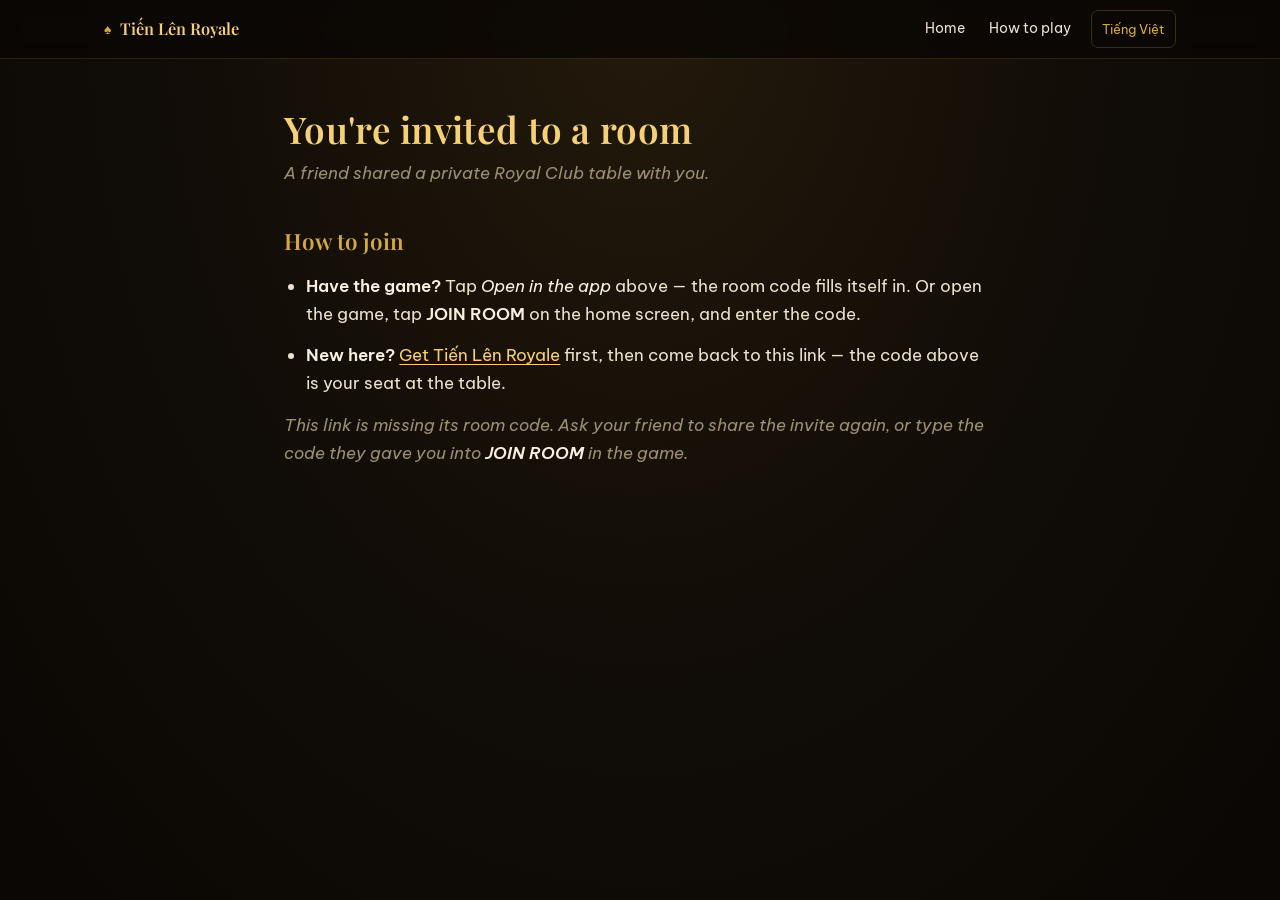
<file: join.html>
<!DOCTYPE html>
<html lang="en">
<head>
<meta charset="utf-8">
<meta name="viewport" content="width=device-width, initial-scale=1">
<title>Join a room — Tiến Lên Royale</title>
<meta name="robots" content="noindex">
<meta name="theme-color" content="#0a0704">
<link rel="icon" href="assets/favicon-32.png" sizes="32x32">
<link rel="apple-touch-icon" href="assets/apple-touch-icon.png">
<link rel="preconnect" href="https://fonts.googleapis.com">
<link rel="preconnect" href="https://fonts.gstatic.com" crossorigin>
<link rel="stylesheet" href="https://fonts.googleapis.com/css2?family=Be+Vietnam+Pro:wght@400;600;700&family=Playfair+Display:wght@500;600;700&display=swap">
<link rel="stylesheet" href="style.css">
<style>
  /* Page-local dress for the code card — everything else is the document kit. */
  .code-card {
    margin: 1.5rem 0 2rem; padding: 28px 24px; text-align: center;
    border: 1px solid rgba(214, 168, 62, .45); border-radius: 16px;
    background: linear-gradient(180deg, rgba(30, 26, 19, .9), rgba(16, 14, 10, .9));
  }
  .code-card .room-code {
    font-family: "Playfair Display", serif; font-size: 2.6rem; font-weight: 700;
    letter-spacing: .35em; margin-left: .35em; color: #e2ba60;
  }
  .code-card .cta-row { justify-content: center; margin-top: 1.4rem; }
  .copied-note { display: none; margin-top: .8rem; font-size: .85rem; color: #7fd39a; }
</style>
</head>
<body>

<header class="site-head">
  <div class="shell">
    <a class="site-mark" href="index.html"><span class="pip">♠</span> Tiến Lên Royale</a>
    <nav class="site-nav">
      <a href="index.html">Home</a>
      <a class="hide-sm" href="rules.html">How to play</a>
      <a class="lang" id="langLink" href="join-vi.html">Tiếng Việt</a>
    </nav>
  </div>
</header>

<div class="wrap">
  <h1>You're invited to a room</h1>
  <div class="meta">A friend shared a private Royal Club table with you.</div>

  <div class="code-card" id="codeCard">
    <div>Room code</div>
    <div class="room-code" id="roomCode">······</div>
    <div class="cta-row">
      <a class="btn btn-gold" id="openBtn" href="#">Open in the app</a>
      <button class="btn btn-ghost" id="copyBtn" type="button">Copy code</button>
    </div>
    <div class="copied-note" id="copiedNote">Code copied!</div>
  </div>

  <h2>How to join</h2>
  <ul>
    <li><strong>Have the game?</strong> Tap <em>Open in the app</em> above — the room
        code fills itself in. Or open the game, tap <strong>JOIN ROOM</strong> on the
        home screen, and enter the code.</li>
    <li><strong>New here?</strong> <a href="index.html">Get Tiến Lên Royale</a> first,
        then come back to this link — the code above is your seat at the table.</li>
  </ul>

  <p class="meta" id="noCodeNote" style="display:none">This link is missing its room
  code. Ask your friend to share the invite again, or type the code they gave you
  into <strong>JOIN ROOM</strong> in the game.</p>
</div>

<script>
  var code = (new URLSearchParams(location.search).get('code') || '').trim().toUpperCase();
  document.getElementById('langLink').href = 'join-vi.html' + location.search;
  if (code) {
    document.getElementById('roomCode').textContent = code;
    document.getElementById('openBtn').href =
      'tienlenroyale://join?code=' + encodeURIComponent(code);
    document.getElementById('copyBtn').addEventListener('click', function () {
      navigator.clipboard.writeText(code).then(function () {
        document.getElementById('copiedNote').style.display = 'block';
      });
    });
  } else {
    document.getElementById('codeCard').style.display = 'none';
    document.getElementById('noCodeNote').style.display = 'block';
  }
</script>

</body>
</html>
</file>
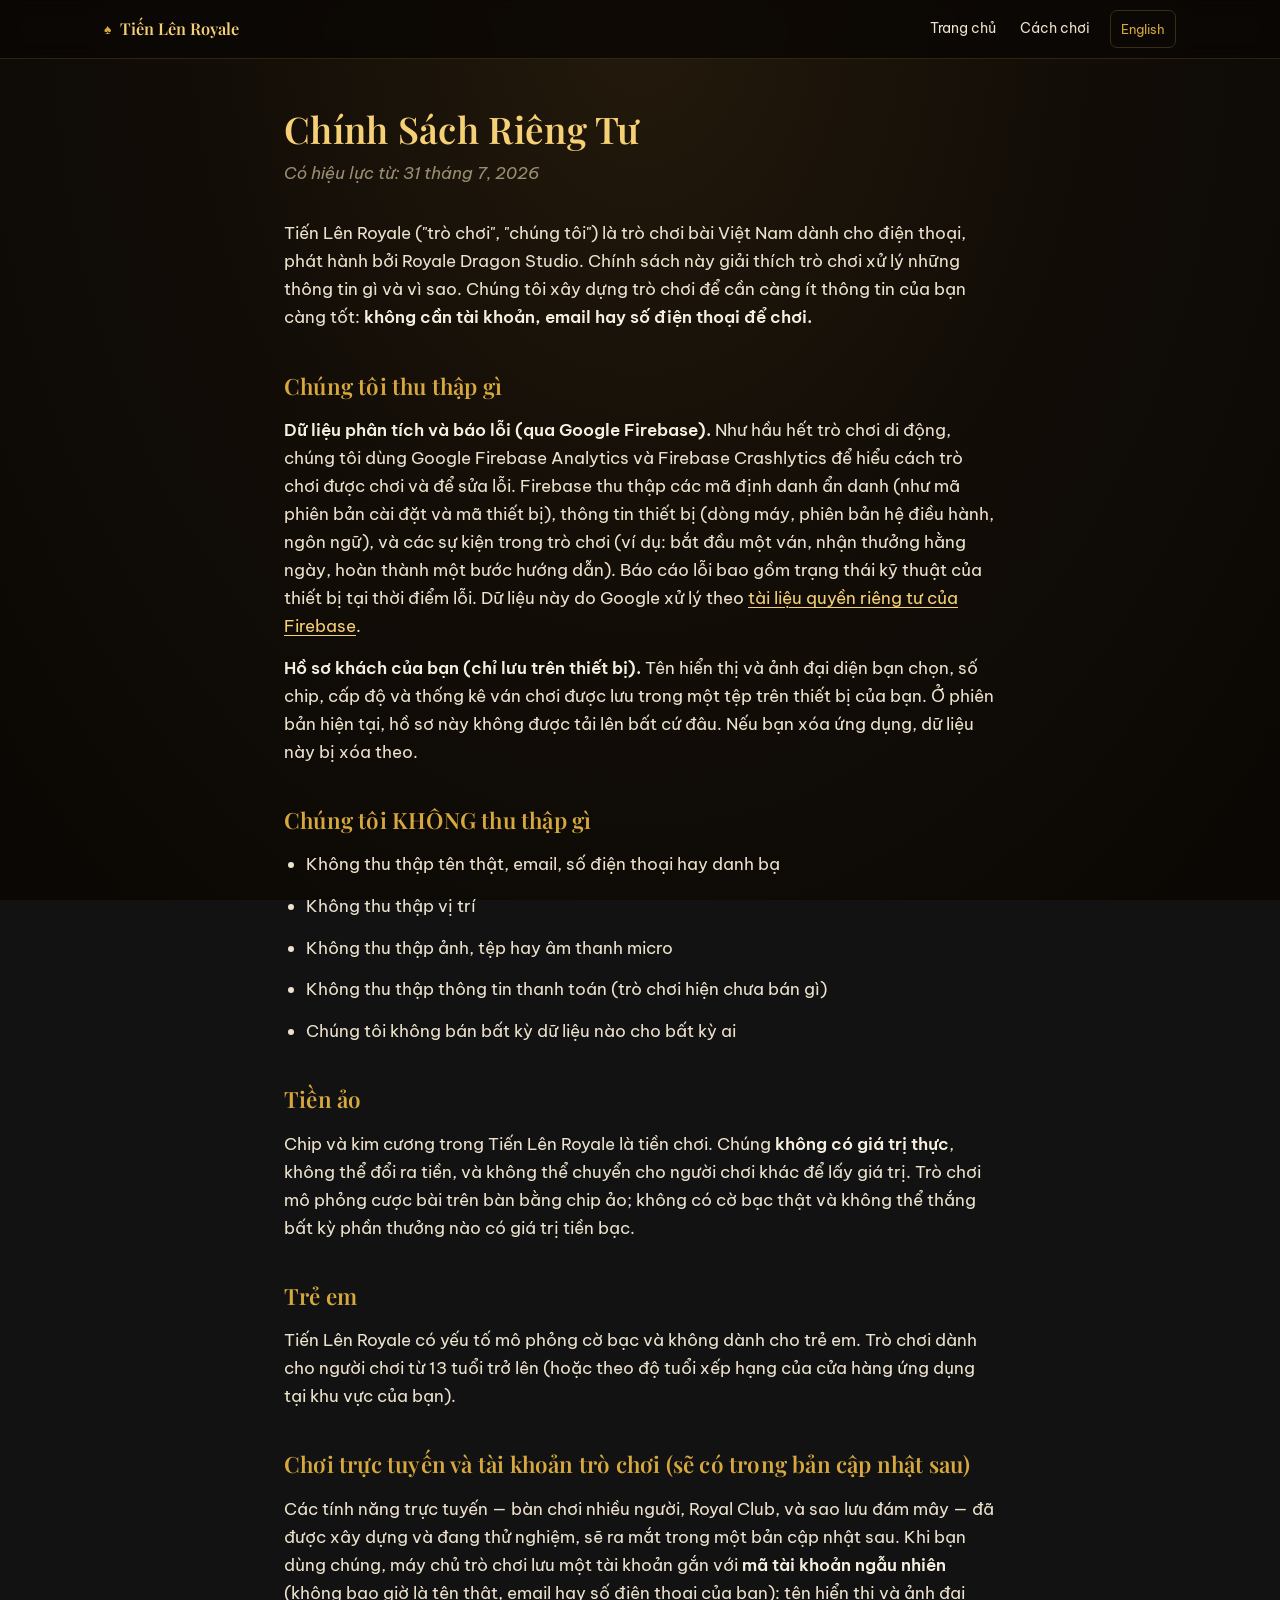
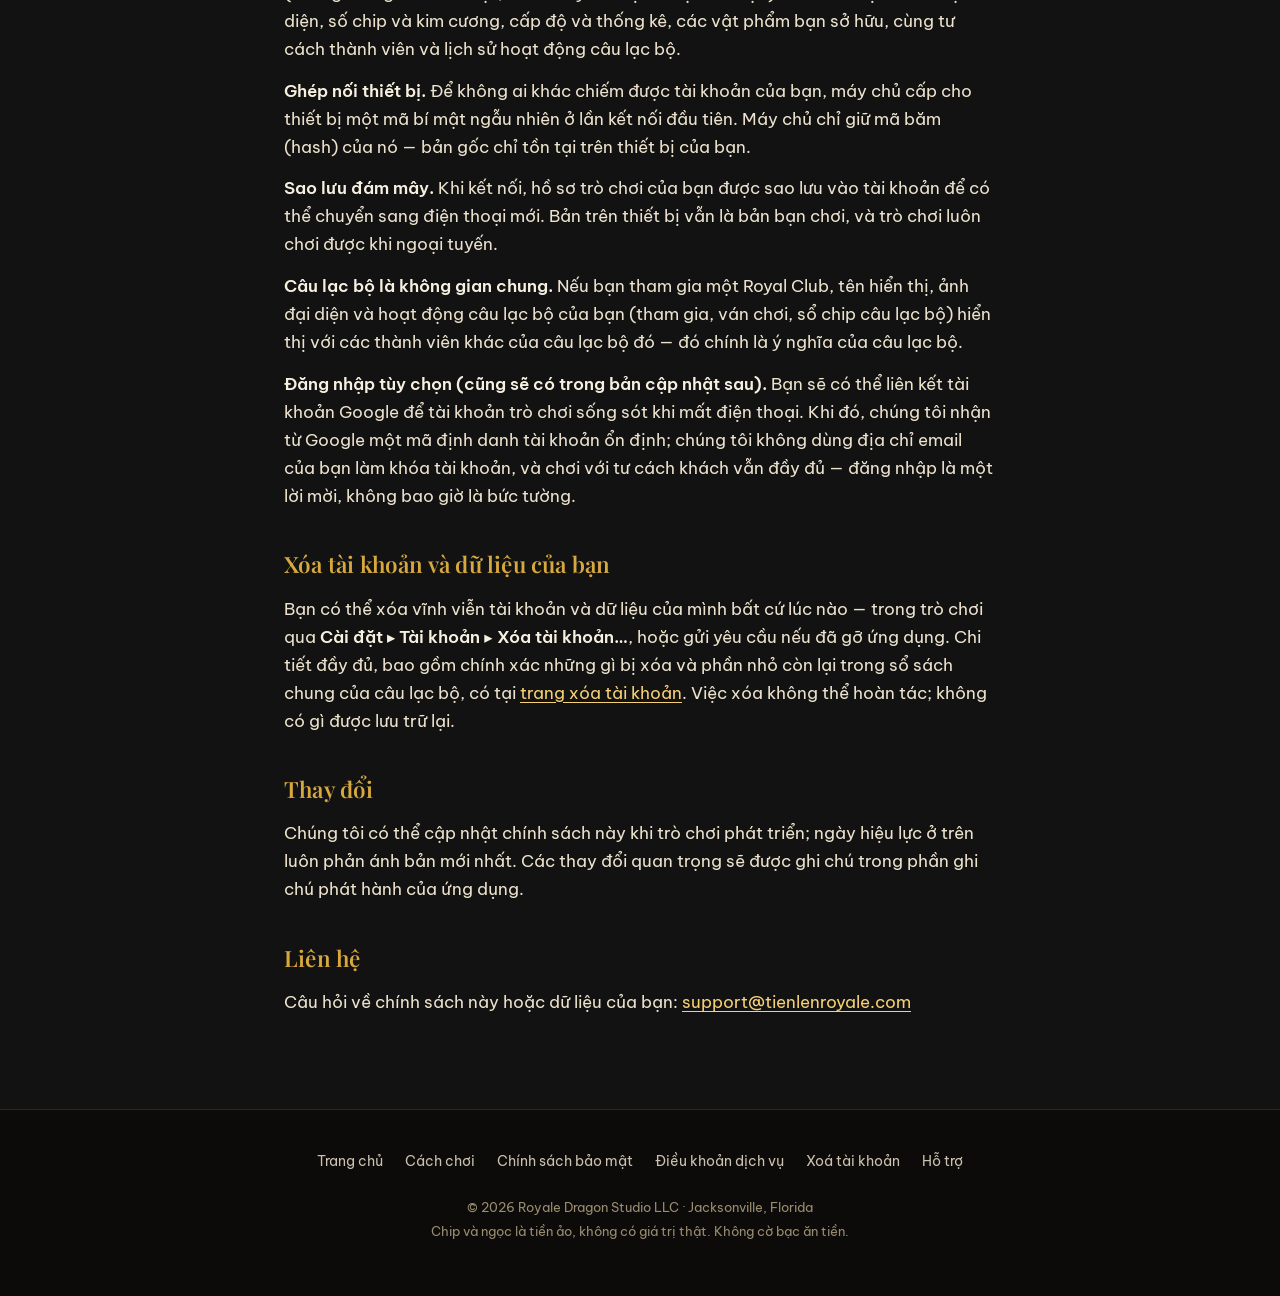
<file: privacy-vi.html>
<!DOCTYPE html>
<html lang="vi">
<head>
<meta charset="utf-8">
<meta name="viewport" content="width=device-width, initial-scale=1">
<title>Chính Sách Riêng Tư — Tiến Lên Royale</title>
<meta name="theme-color" content="#0a0704">
<link rel="icon" href="assets/favicon-32.png" sizes="32x32">
<link rel="apple-touch-icon" href="assets/apple-touch-icon.png">
<link rel="preconnect" href="https://fonts.googleapis.com">
<link rel="preconnect" href="https://fonts.gstatic.com" crossorigin>
<link rel="stylesheet" href="https://fonts.googleapis.com/css2?family=Be+Vietnam+Pro:wght@400;600;700&family=Playfair+Display:wght@500;600;700&display=swap">
<link rel="stylesheet" href="style.css">
</head>
<body>

<header class="site-head">
  <div class="shell">
    <a class="site-mark" href="index-vi.html"><span class="pip">♠</span> Tiến Lên Royale</a>
    <nav class="site-nav">
      <a href="index-vi.html">Trang chủ</a>
      <a class="hide-sm" href="rules-vi.html">Cách chơi</a>
      <a class="lang" href="privacy.html">English</a>
    </nav>
  </div>
</header>

<div class="wrap">
  <h1>Chính Sách Riêng Tư</h1>
  <div class="meta">Có hiệu lực từ: 31 tháng 7, 2026</div>

  <p>Tiến Lên Royale ("trò chơi", "chúng tôi") là trò chơi bài Việt Nam dành
  cho điện thoại, phát hành bởi Royale Dragon Studio. Chính sách này giải
  thích trò chơi xử lý những thông tin gì và vì sao. Chúng tôi xây dựng trò
  chơi để cần càng ít thông tin của bạn càng tốt: <strong>không cần tài
  khoản, email hay số điện thoại để chơi.</strong></p>

  <h2>Chúng tôi thu thập gì</h2>
  <p><strong>Dữ liệu phân tích và báo lỗi (qua Google Firebase).</strong>
  Như hầu hết trò chơi di động, chúng tôi dùng Google Firebase Analytics và
  Firebase Crashlytics để hiểu cách trò chơi được chơi và để sửa lỗi.
  Firebase thu thập các mã định danh ẩn danh (như mã phiên bản cài đặt và mã
  thiết bị), thông tin thiết bị (dòng máy, phiên bản hệ điều hành, ngôn
  ngữ), và các sự kiện trong trò chơi (ví dụ: bắt đầu một ván, nhận thưởng
  hằng ngày, hoàn thành một bước hướng dẫn). Báo cáo lỗi bao gồm trạng thái
  kỹ thuật của thiết bị tại thời điểm lỗi. Dữ liệu này do Google xử lý theo
  <a href="https://firebase.google.com/support/privacy">tài liệu quyền riêng
  tư của Firebase</a>.</p>

  <p><strong>Hồ sơ khách của bạn (chỉ lưu trên thiết bị).</strong> Tên hiển
  thị và ảnh đại diện bạn chọn, số chip, cấp độ và thống kê ván chơi được lưu
  trong một tệp trên thiết bị của bạn. Ở phiên bản hiện tại, hồ sơ này không
  được tải lên bất cứ đâu. Nếu bạn xóa ứng dụng, dữ liệu này bị xóa theo.</p>

  <h2>Chúng tôi KHÔNG thu thập gì</h2>
  <ul>
    <li>Không thu thập tên thật, email, số điện thoại hay danh bạ</li>
    <li>Không thu thập vị trí</li>
    <li>Không thu thập ảnh, tệp hay âm thanh micro</li>
    <li>Không thu thập thông tin thanh toán (trò chơi hiện chưa bán gì)</li>
    <li>Chúng tôi không bán bất kỳ dữ liệu nào cho bất kỳ ai</li>
  </ul>

  <h2>Tiền ảo</h2>
  <p>Chip và kim cương trong Tiến Lên Royale là tiền chơi. Chúng <strong>không
  có giá trị thực</strong>, không thể đổi ra tiền, và không thể chuyển cho
  người chơi khác để lấy giá trị. Trò chơi mô phỏng cược bài trên bàn bằng
  chip ảo; không có cờ bạc thật và không thể thắng bất kỳ phần thưởng nào có
  giá trị tiền bạc.</p>

  <h2>Trẻ em</h2>
  <p>Tiến Lên Royale có yếu tố mô phỏng cờ bạc và không dành cho trẻ em. Trò
  chơi dành cho người chơi từ 13 tuổi trở lên (hoặc theo độ tuổi xếp hạng
  của cửa hàng ứng dụng tại khu vực của bạn).</p>

  <h2>Chơi trực tuyến và tài khoản trò chơi (sẽ có trong bản cập nhật sau)</h2>
  <p>Các tính năng trực tuyến — bàn chơi nhiều người, Royal Club, và sao lưu
  đám mây — đã được xây dựng và đang thử nghiệm, sẽ ra mắt trong một bản cập
  nhật sau. Khi bạn dùng chúng, máy chủ trò chơi lưu một tài khoản gắn với
  <strong>mã tài khoản ngẫu nhiên</strong> (không bao giờ là tên thật, email
  hay số điện thoại của bạn): tên hiển thị và ảnh đại diện, số chip và kim
  cương, cấp độ và thống kê, các vật phẩm bạn sở hữu, cùng tư cách thành viên
  và lịch sử hoạt động câu lạc bộ.</p>
  <p><strong>Ghép nối thiết bị.</strong> Để không ai khác chiếm được tài
  khoản của bạn, máy chủ cấp cho thiết bị một mã bí mật ngẫu nhiên ở lần kết
  nối đầu tiên. Máy chủ chỉ giữ mã băm (hash) của nó — bản gốc chỉ tồn tại
  trên thiết bị của bạn.</p>
  <p><strong>Sao lưu đám mây.</strong> Khi kết nối, hồ sơ trò chơi của bạn
  được sao lưu vào tài khoản để có thể chuyển sang điện thoại mới. Bản trên
  thiết bị vẫn là bản bạn chơi, và trò chơi luôn chơi được khi ngoại tuyến.</p>
  <p><strong>Câu lạc bộ là không gian chung.</strong> Nếu bạn tham gia một
  Royal Club, tên hiển thị, ảnh đại diện và hoạt động câu lạc bộ của bạn
  (tham gia, ván chơi, sổ chip câu lạc bộ) hiển thị với các thành viên khác
  của câu lạc bộ đó — đó chính là ý nghĩa của câu lạc bộ.</p>
  <p><strong>Đăng nhập tùy chọn (cũng sẽ có trong bản cập nhật sau).</strong>
  Bạn sẽ có thể liên kết tài khoản Google để tài khoản trò chơi sống sót khi
  mất điện thoại. Khi đó, chúng tôi nhận từ Google một mã định danh tài khoản
  ổn định; chúng tôi không dùng địa chỉ email của bạn làm khóa tài khoản, và
  chơi với tư cách khách vẫn đầy đủ — đăng nhập là một lời mời, không bao giờ
  là bức tường.</p>

  <h2>Xóa tài khoản và dữ liệu của bạn</h2>
  <p>Bạn có thể xóa vĩnh viễn tài khoản và dữ liệu của mình bất cứ lúc nào —
  trong trò chơi qua <strong>Cài đặt ▸ Tài khoản ▸ Xóa tài khoản…</strong>,
  hoặc gửi yêu cầu nếu đã gỡ ứng dụng. Chi tiết đầy đủ, bao gồm chính xác
  những gì bị xóa và phần nhỏ còn lại trong sổ sách chung của câu lạc bộ,
  có tại <a href="delete-account-vi.html">trang xóa tài khoản</a>. Việc xóa
  không thể hoàn tác; không có gì được lưu trữ lại.</p>

  <h2>Thay đổi</h2>
  <p>Chúng tôi có thể cập nhật chính sách này khi trò chơi phát triển; ngày
  hiệu lực ở trên luôn phản ánh bản mới nhất. Các thay đổi quan trọng sẽ được
  ghi chú trong phần ghi chú phát hành của ứng dụng.</p>

  <h2>Liên hệ</h2>
  <p>Câu hỏi về chính sách này hoặc dữ liệu của bạn:
  <a href="mailto:support@tienlenroyale.com">support@tienlenroyale.com</a></p>

</div>

<footer class="site-foot">
  <div class="shell">
    <div class="foot-links">
      <a href="index-vi.html">Trang chủ</a>
      <a href="rules-vi.html">Cách chơi</a>
      <a href="privacy-vi.html">Chính sách bảo mật</a>
      <a href="terms.html">Điều khoản dịch vụ</a>
      <a href="delete-account-vi.html">Xoá tài khoản</a>
      <a href="mailto:support@tienlenroyale.com">Hỗ trợ</a>
    </div>
    <div class="foot-legal">
      © 2026 Royale Dragon Studio LLC · Jacksonville, Florida<br>
      Chip và ngọc là tiền ảo, không có giá trị thật. Không cờ bạc ăn tiền.
    </div>
  </div>
</footer>

</body>
</html>
</file>
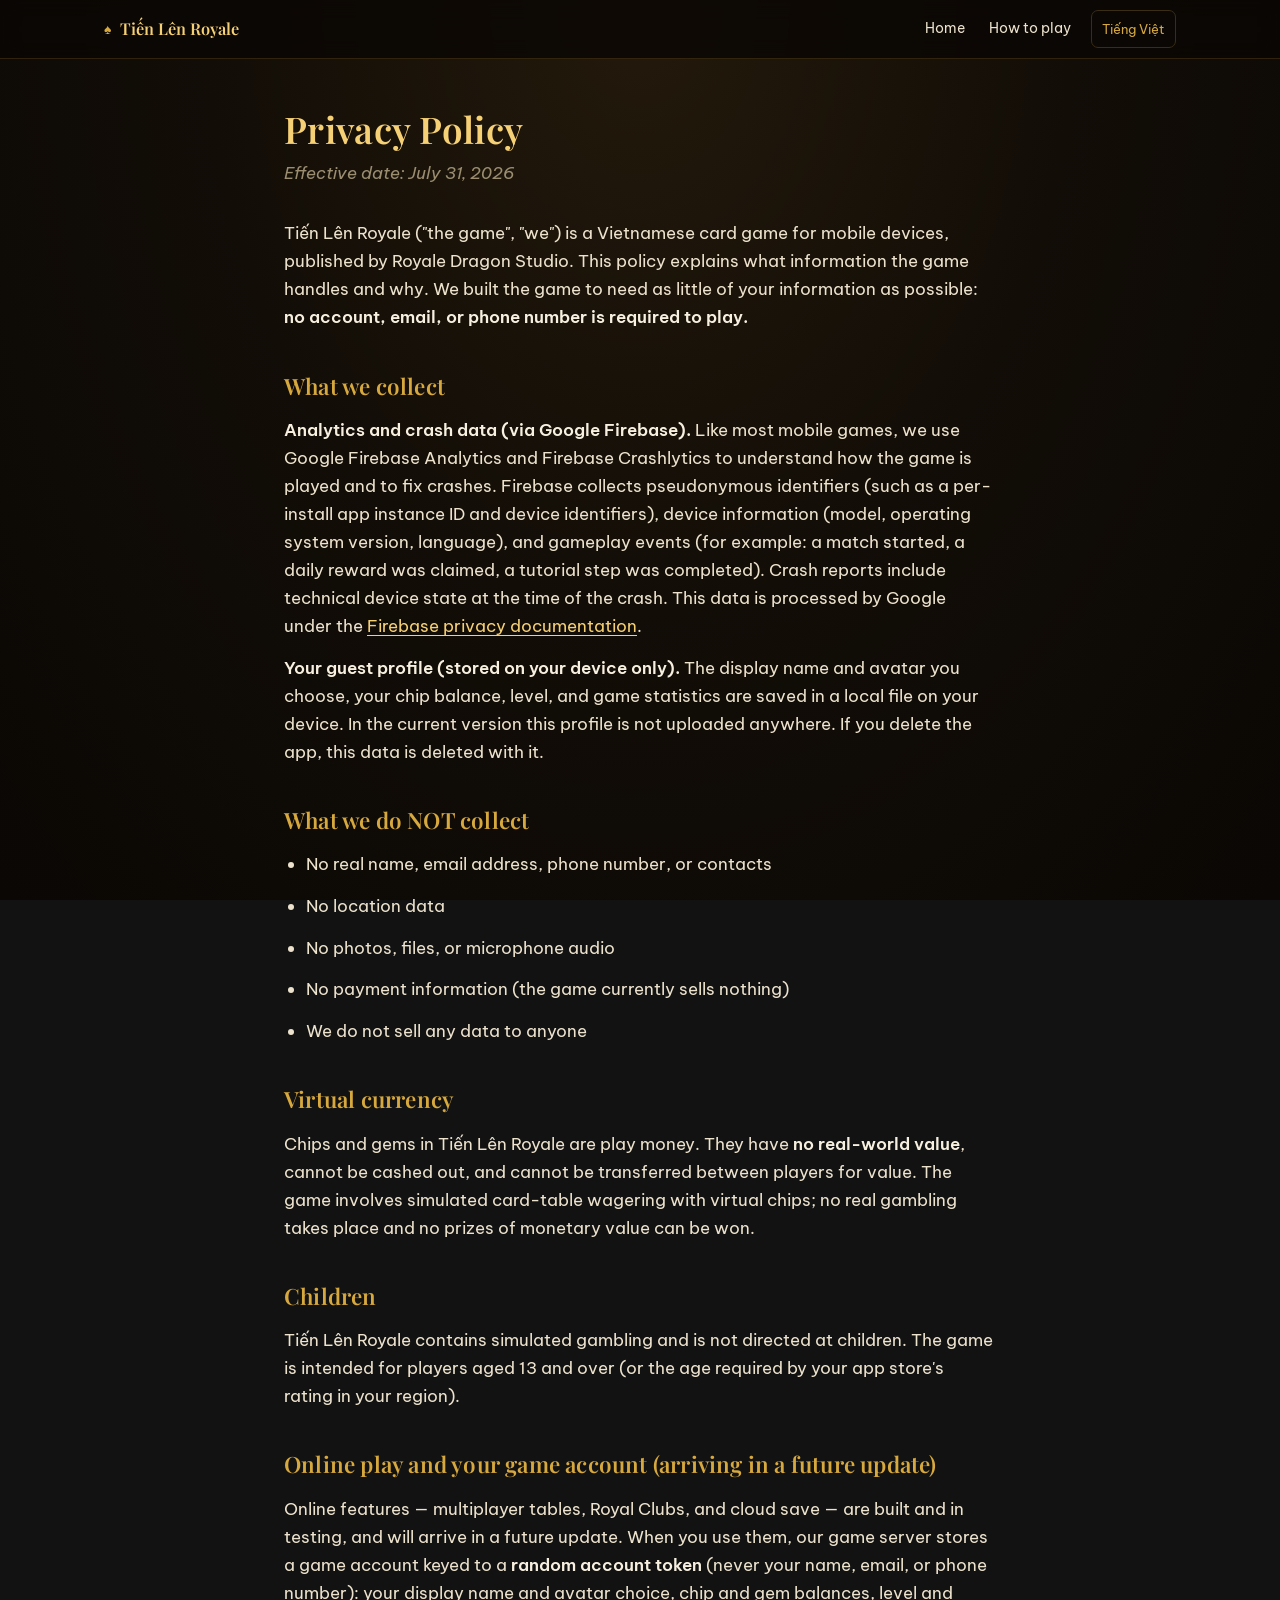
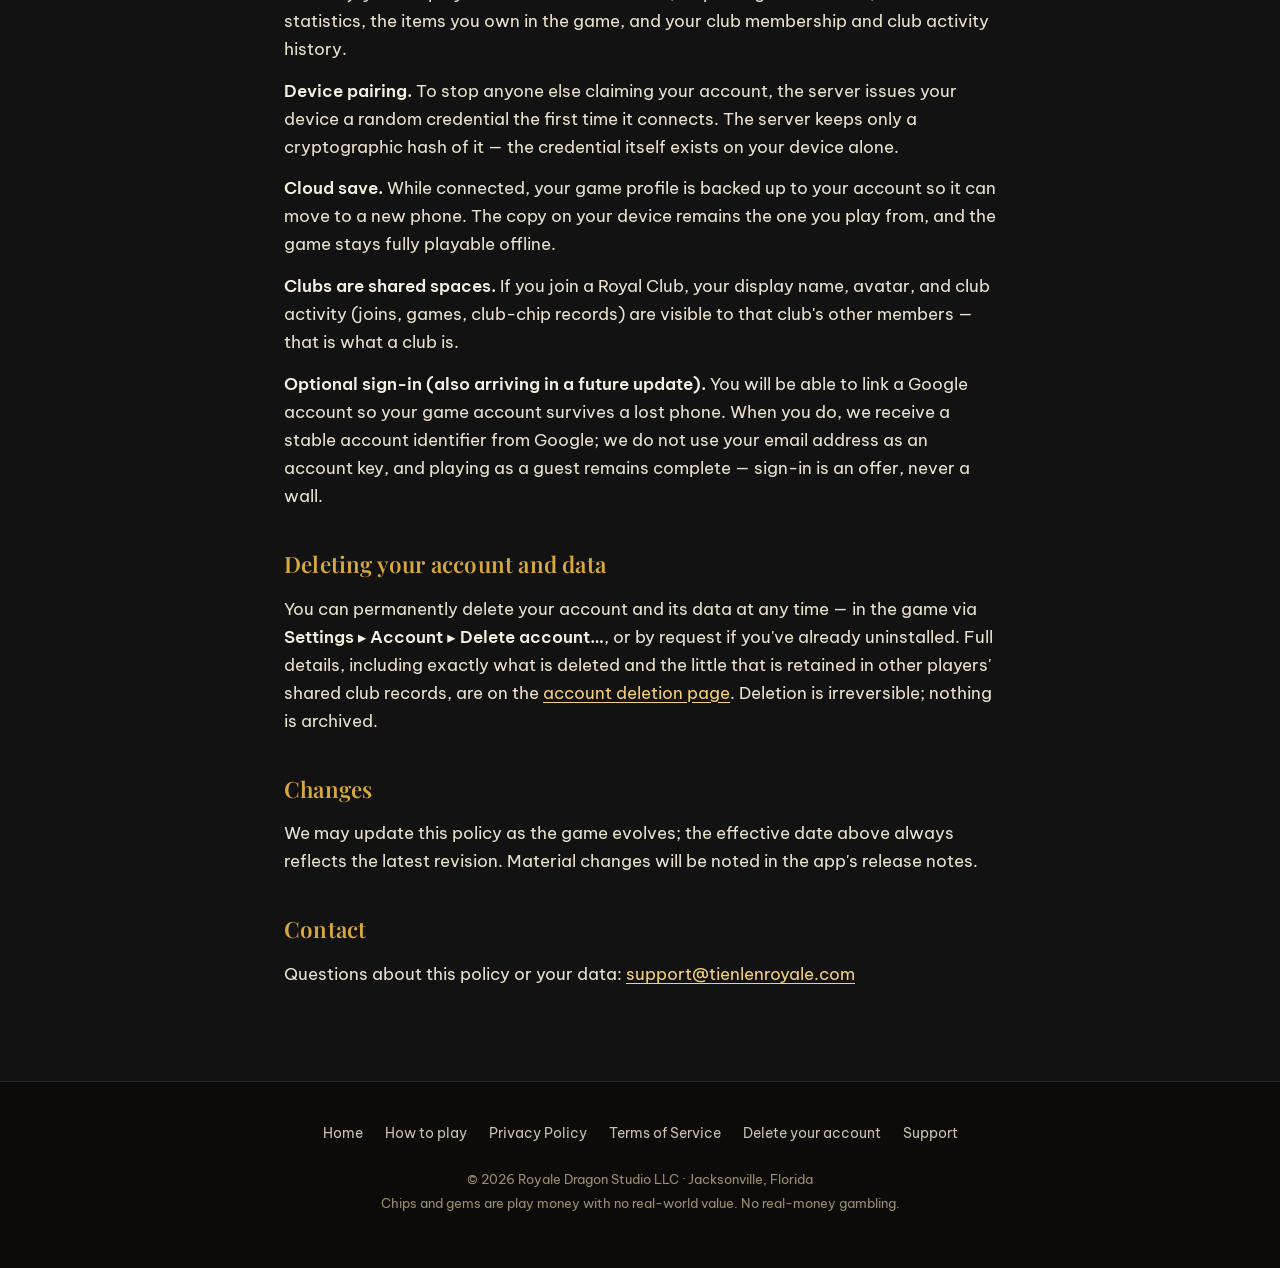
<file: privacy.html>
<!DOCTYPE html>
<html lang="en">
<head>
<meta charset="utf-8">
<meta name="viewport" content="width=device-width, initial-scale=1">
<title>Privacy Policy — Tiến Lên Royale</title>
<meta name="theme-color" content="#0a0704">
<link rel="icon" href="assets/favicon-32.png" sizes="32x32">
<link rel="apple-touch-icon" href="assets/apple-touch-icon.png">
<link rel="preconnect" href="https://fonts.googleapis.com">
<link rel="preconnect" href="https://fonts.gstatic.com" crossorigin>
<link rel="stylesheet" href="https://fonts.googleapis.com/css2?family=Be+Vietnam+Pro:wght@400;600;700&family=Playfair+Display:wght@500;600;700&display=swap">
<link rel="stylesheet" href="style.css">
</head>
<body>

<header class="site-head">
  <div class="shell">
    <a class="site-mark" href="index.html"><span class="pip">♠</span> Tiến Lên Royale</a>
    <nav class="site-nav">
      <a href="index.html">Home</a>
      <a class="hide-sm" href="rules.html">How to play</a>
      <a class="lang" href="privacy-vi.html">Tiếng Việt</a>
    </nav>
  </div>
</header>

<div class="wrap">
  <h1>Privacy Policy</h1>
  <div class="meta">Effective date: July 31, 2026</div>

  <p>Tiến Lên Royale ("the game", "we") is a Vietnamese card game for mobile
  devices, published by Royale Dragon Studio. This policy explains what
  information the game handles and why. We built the game to need as little
  of your information as possible: <strong>no account, email, or phone number
  is required to play.</strong></p>

  <h2>What we collect</h2>
  <p><strong>Analytics and crash data (via Google Firebase).</strong> Like
  most mobile games, we use Google Firebase Analytics and Firebase
  Crashlytics to understand how the game is played and to fix crashes.
  Firebase collects pseudonymous identifiers (such as a per-install app
  instance ID and device identifiers), device information (model, operating
  system version, language), and gameplay events (for example: a match
  started, a daily reward was claimed, a tutorial step was completed). Crash
  reports include technical device state at the time of the crash. This data
  is processed by Google under the
  <a href="https://firebase.google.com/support/privacy">Firebase privacy
  documentation</a>.</p>

  <p><strong>Your guest profile (stored on your device only).</strong> The
  display name and avatar you choose, your chip balance, level, and game
  statistics are saved in a local file on your device. In the current version
  this profile is not uploaded anywhere. If you delete the app, this data is
  deleted with it.</p>

  <h2>What we do NOT collect</h2>
  <ul>
    <li>No real name, email address, phone number, or contacts</li>
    <li>No location data</li>
    <li>No photos, files, or microphone audio</li>
    <li>No payment information (the game currently sells nothing)</li>
    <li>We do not sell any data to anyone</li>
  </ul>

  <h2>Virtual currency</h2>
  <p>Chips and gems in Tiến Lên Royale are play money. They have <strong>no
  real-world value</strong>, cannot be cashed out, and cannot be transferred
  between players for value. The game involves simulated card-table wagering
  with virtual chips; no real gambling takes place and no prizes of monetary
  value can be won.</p>

  <h2>Children</h2>
  <p>Tiến Lên Royale contains simulated gambling and is not directed at
  children. The game is intended for players aged 13 and over (or the age
  required by your app store's rating in your region).</p>

  <h2>Online play and your game account (arriving in a future update)</h2>
  <p>Online features — multiplayer tables, Royal Clubs, and cloud save — are
  built and in testing, and will arrive in a future update. When you use them,
  our game server stores a game account keyed to a <strong>random account
  token</strong> (never your name, email, or phone number): your display name
  and avatar choice, chip and gem balances, level and statistics, the items
  you own in the game, and your club membership and club activity history.</p>
  <p><strong>Device pairing.</strong> To stop anyone else claiming your
  account, the server issues your device a random credential the first time it
  connects. The server keeps only a cryptographic hash of it — the credential
  itself exists on your device alone.</p>
  <p><strong>Cloud save.</strong> While connected, your game profile is backed
  up to your account so it can move to a new phone. The copy on your device
  remains the one you play from, and the game stays fully playable offline.</p>
  <p><strong>Clubs are shared spaces.</strong> If you join a Royal Club, your
  display name, avatar, and club activity (joins, games, club-chip records)
  are visible to that club's other members — that is what a club is.</p>
  <p><strong>Optional sign-in (also arriving in a future update).</strong>
  You will be able to link a Google account so your game account survives a
  lost phone. When you do, we receive a stable account identifier from
  Google; we do not use your email address as an account key, and playing as
  a guest remains complete — sign-in is an offer, never a wall.</p>

  <h2>Deleting your account and data</h2>
  <p>You can permanently delete your account and its data at any time —
  in the game via <strong>Settings ▸ Account ▸ Delete account…</strong>, or
  by request if you've already uninstalled. Full details, including exactly
  what is deleted and the little that is retained in other players' shared
  club records, are on the
  <a href="delete-account.html">account deletion page</a>. Deletion is
  irreversible; nothing is archived.</p>

  <h2>Changes</h2>
  <p>We may update this policy as the game evolves; the effective date above
  always reflects the latest revision. Material changes will be noted in the
  app's release notes.</p>

  <h2>Contact</h2>
  <p>Questions about this policy or your data:
  <a href="mailto:support@tienlenroyale.com">support@tienlenroyale.com</a></p>

</div>

<footer class="site-foot">
  <div class="shell">
    <div class="foot-links">
      <a href="index.html">Home</a>
      <a href="rules.html">How to play</a>
      <a href="privacy.html">Privacy Policy</a>
      <a href="terms.html">Terms of Service</a>
      <a href="delete-account.html">Delete your account</a>
      <a href="mailto:support@tienlenroyale.com">Support</a>
    </div>
    <div class="foot-legal">
      © 2026 Royale Dragon Studio LLC · Jacksonville, Florida<br>
      Chips and gems are play money with no real-world value. No real-money gambling.
    </div>
  </div>
</footer>

</body>
</html>
</file>
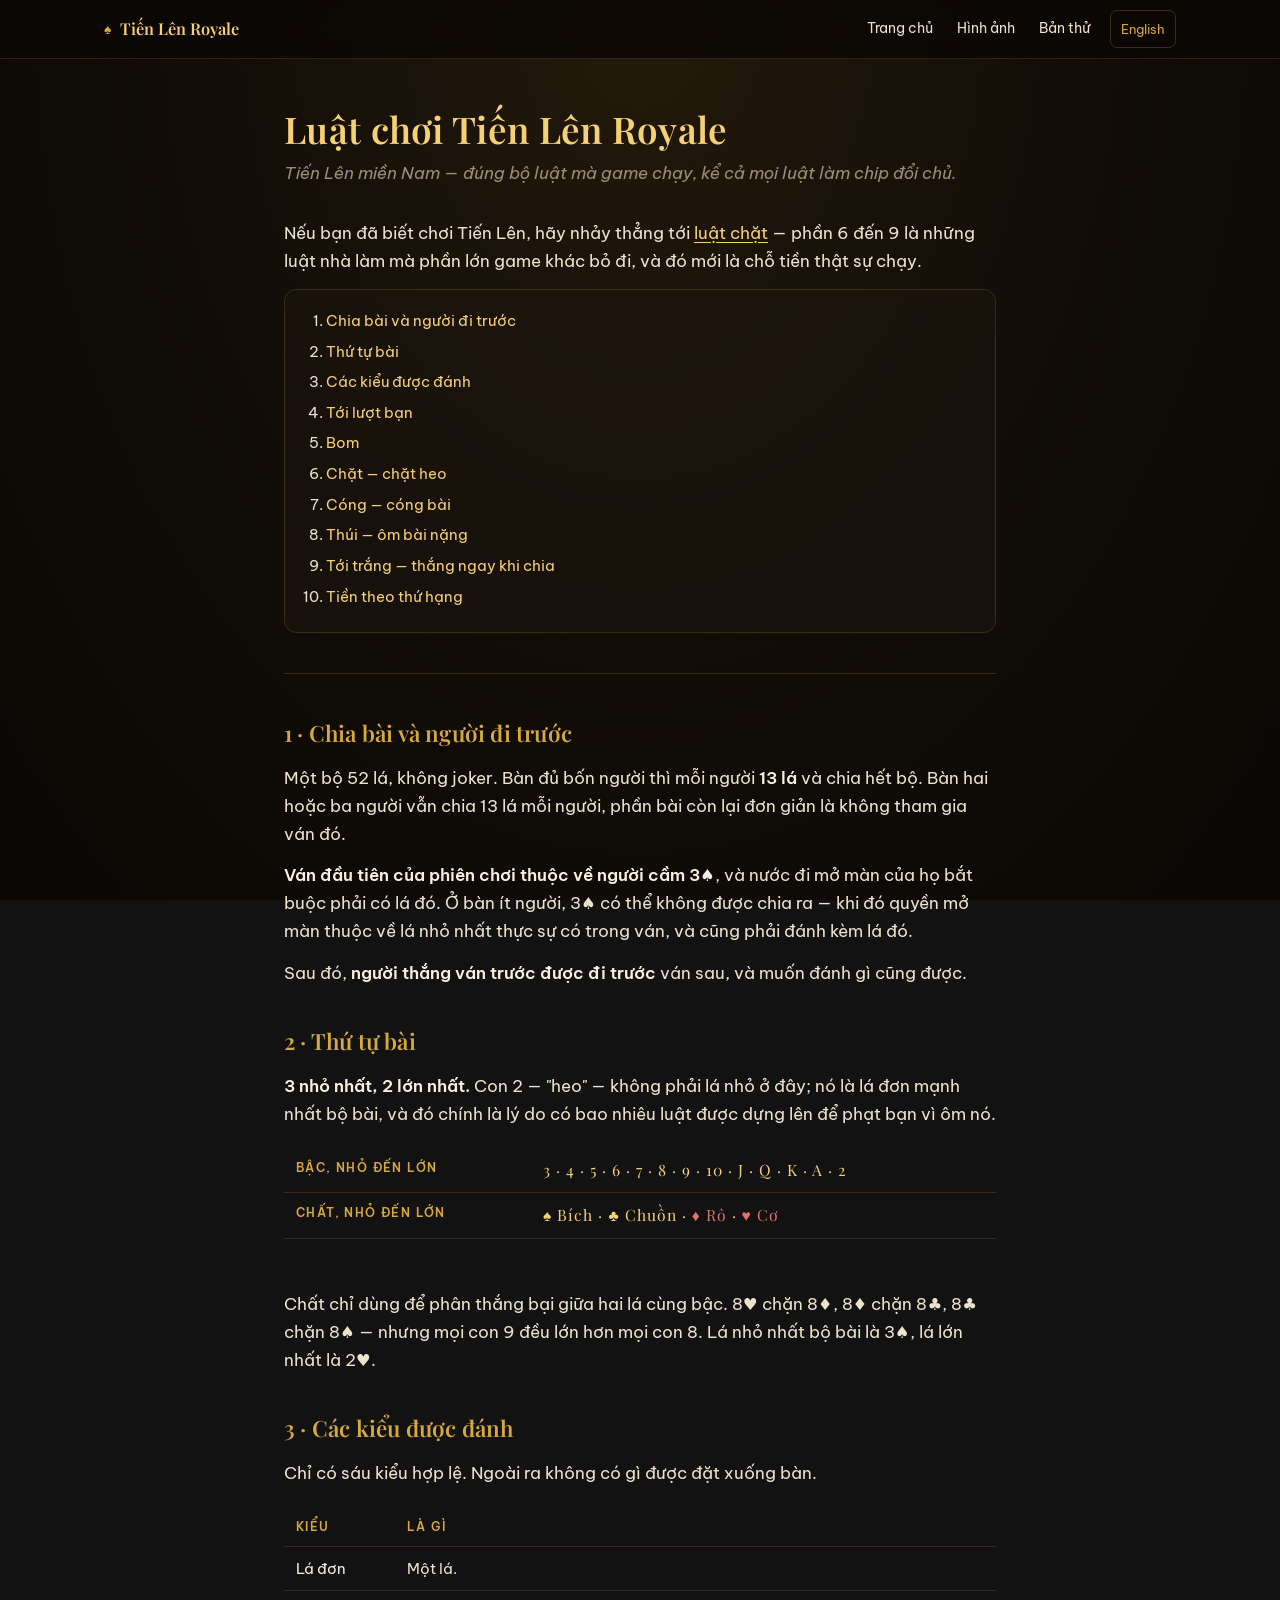
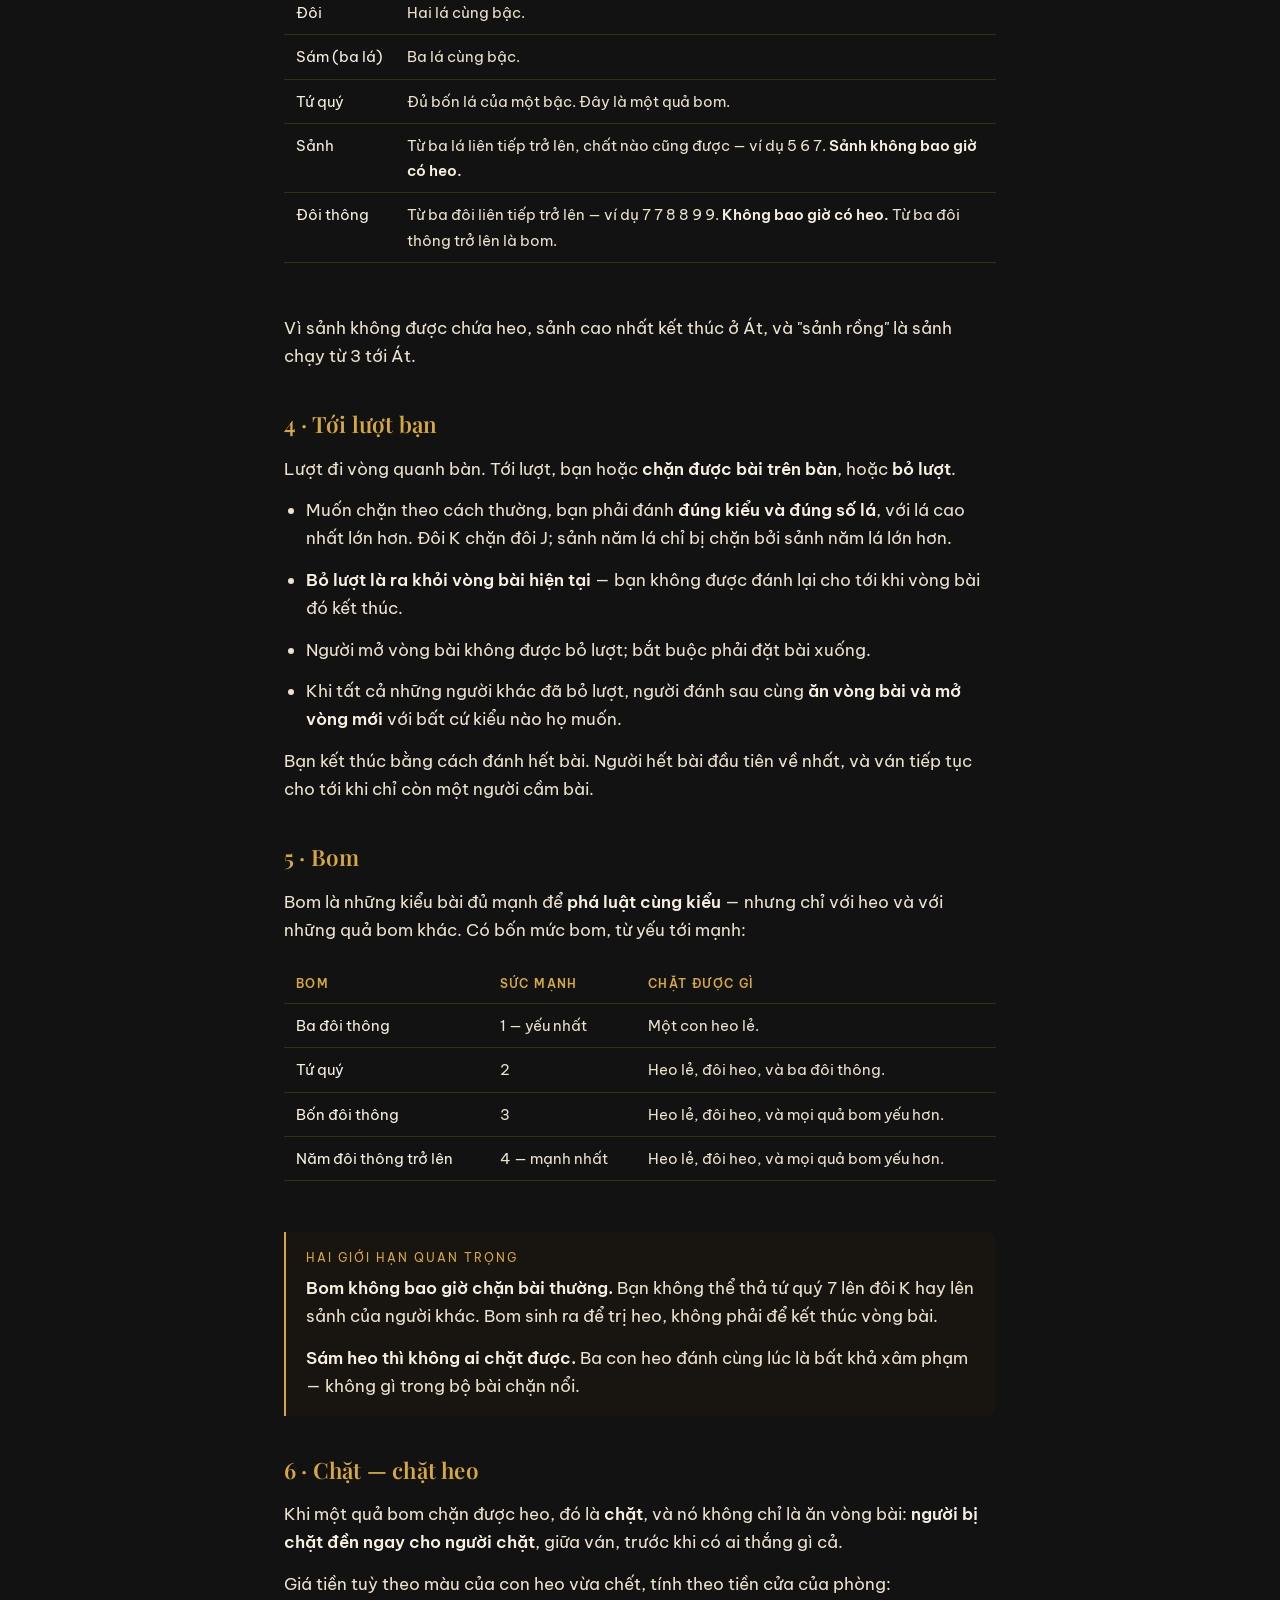
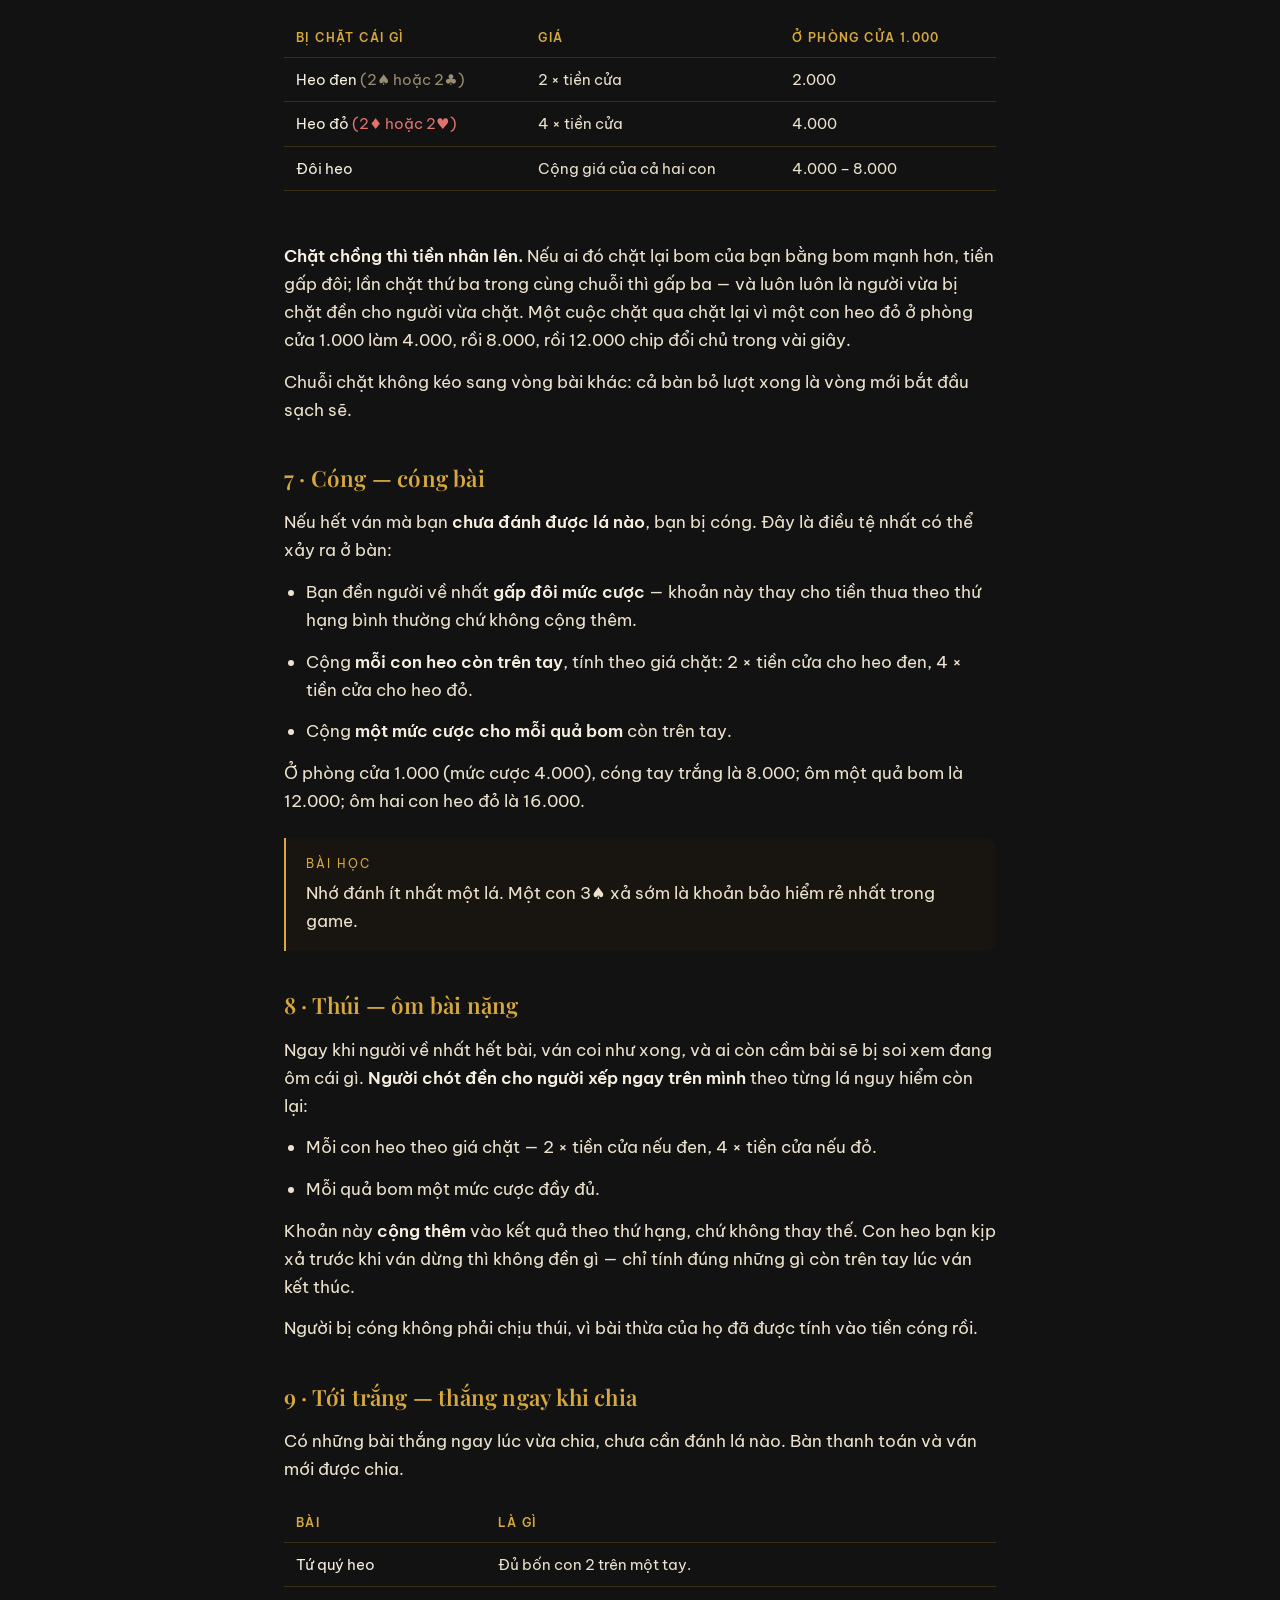
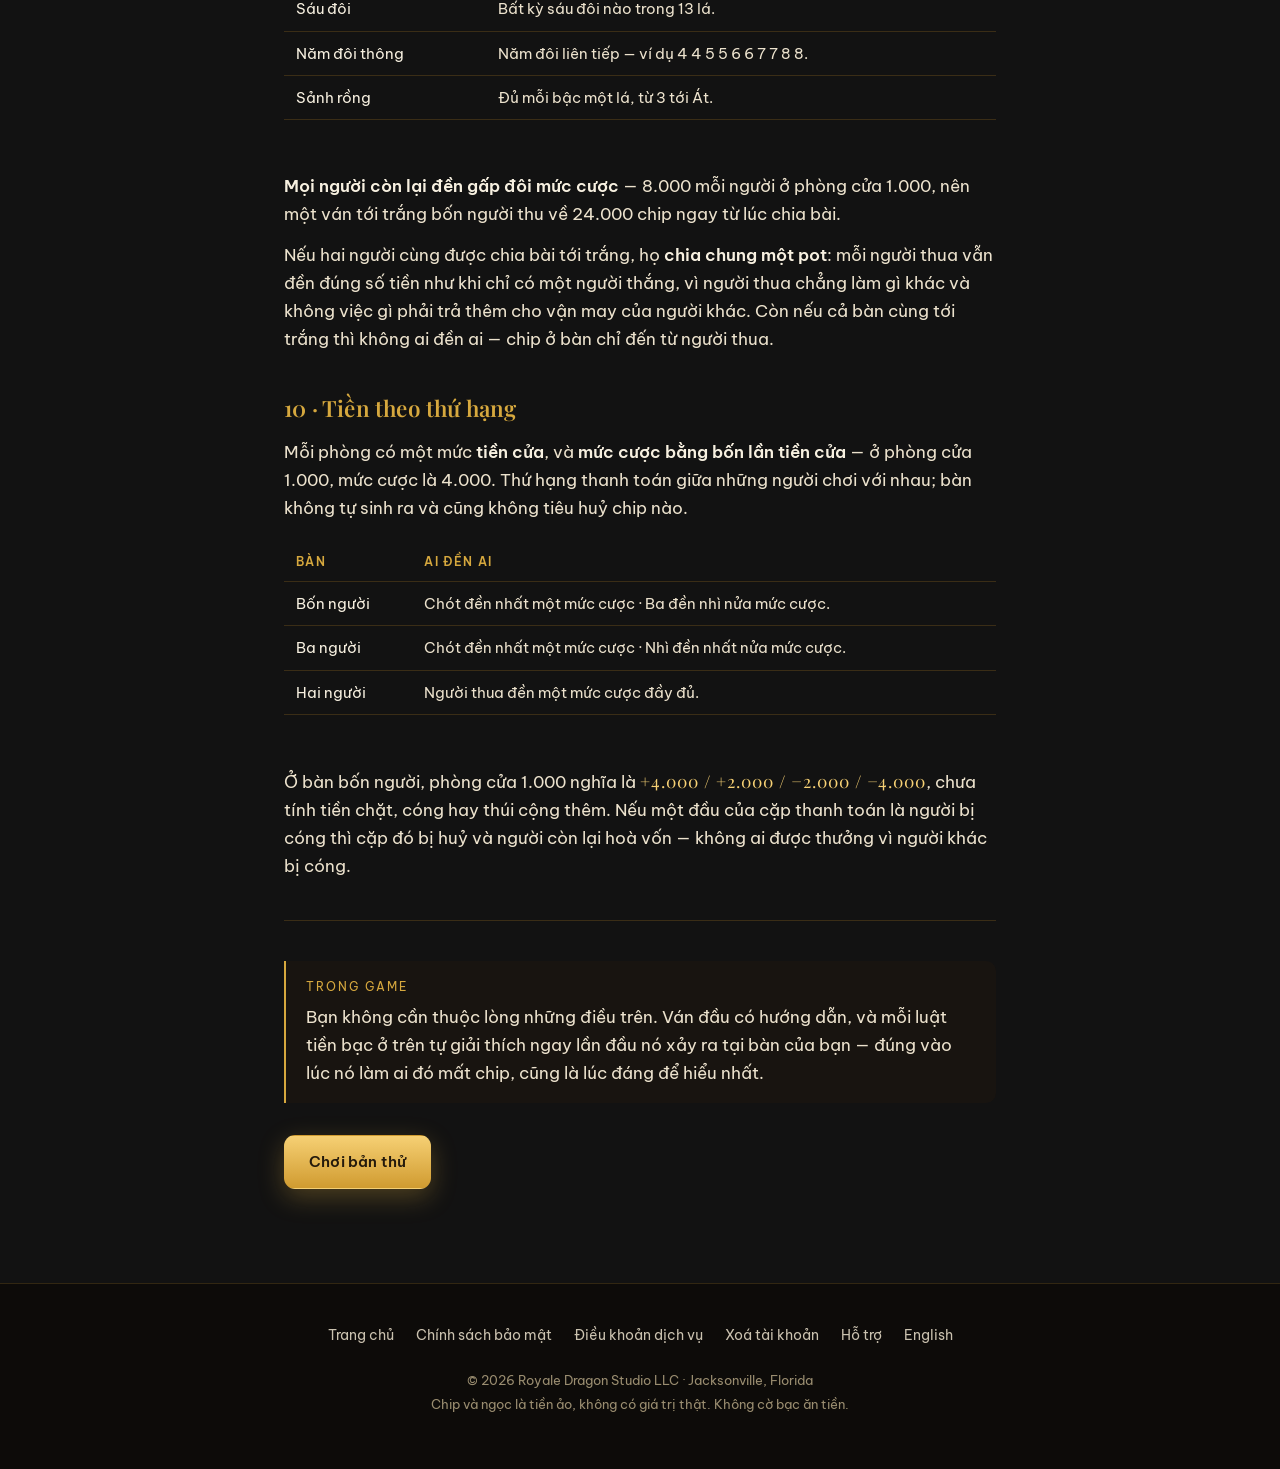
<file: rules-vi.html>
<!DOCTYPE html>
<html lang="vi">
<head>
<meta charset="utf-8">
<meta name="viewport" content="width=device-width, initial-scale=1">
<title>Luật chơi — Tiến Lên Royale</title>
<meta name="description" content="Toàn bộ luật Tiến Lên miền Nam trong Tiến Lên Royale: thứ tự bài, các kiểu đánh, bom và chặt heo, cóng bài, thúi, tới trắng, và tiền đền của từng luật.">
<link rel="canonical" href="https://tienlenroyale.com/rules-vi.html">
<link rel="alternate" hreflang="en" href="https://tienlenroyale.com/rules.html">
<link rel="alternate" hreflang="vi" href="https://tienlenroyale.com/rules-vi.html">
<meta property="og:title" content="Luật chơi Tiến Lên Royale">
<meta property="og:description" content="Đầy đủ luật nhà làm — chặt, cóng, thúi, tới trắng — và đền bao nhiêu cho mỗi luật.">
<meta property="og:image" content="https://tienlenroyale.com/assets/og.jpg">
<meta name="theme-color" content="#0a0704">
<link rel="icon" href="assets/favicon-32.png" sizes="32x32">
<link rel="apple-touch-icon" href="assets/apple-touch-icon.png">
<link rel="preconnect" href="https://fonts.googleapis.com">
<link rel="preconnect" href="https://fonts.gstatic.com" crossorigin>
<link rel="stylesheet" href="https://fonts.googleapis.com/css2?family=Be+Vietnam+Pro:wght@400;600;700&family=Playfair+Display:wght@500;600;700&display=swap">
<link rel="stylesheet" href="style.css">
</head>
<body>

<header class="site-head">
  <div class="shell">
    <a class="site-mark" href="index-vi.html"><span class="pip">♠</span> Tiến Lên Royale</a>
    <nav class="site-nav">
      <a href="index-vi.html">Trang chủ</a>
      <a class="hide-sm" href="index-vi.html#gallery">Hình ảnh</a>
      <a class="hide-sm" href="index-vi.html#beta">Bản thử</a>
      <a class="lang" href="rules.html">English</a>
    </nav>
  </div>
</header>

<div class="wrap">

  <h1>Luật chơi Tiến Lên Royale</h1>
  <div class="meta">Tiến Lên miền Nam — đúng bộ luật mà game chạy, kể cả mọi luật
  làm chip đổi chủ.</div>

  <p>Nếu bạn đã biết chơi Tiến Lên, hãy nhảy thẳng tới <a href="#chop">luật chặt</a>
  — phần 6 đến 9 là những luật nhà làm mà phần lớn game khác bỏ đi, và đó mới là
  chỗ tiền thật sự chạy.</p>

  <nav class="toc" aria-label="Mục lục">
    <ol>
      <li><a href="#deal">Chia bài và người đi trước</a></li>
      <li><a href="#order">Thứ tự bài</a></li>
      <li><a href="#combos">Các kiểu được đánh</a></li>
      <li><a href="#turn">Tới lượt bạn</a></li>
      <li><a href="#bombs">Bom</a></li>
      <li><a href="#chop">Chặt — chặt heo</a></li>
      <li><a href="#cong">Cóng — cóng bài</a></li>
      <li><a href="#thui">Thúi — ôm bài nặng</a></li>
      <li><a href="#instant">Tới trắng — thắng ngay khi chia</a></li>
      <li><a href="#payouts">Tiền theo thứ hạng</a></li>
    </ol>
  </nav>

  <hr class="rule">

  <!-- 1 -->
  <h2 id="deal">1 · Chia bài và người đi trước</h2>
  <p>Một bộ 52 lá, không joker. Bàn đủ bốn người thì mỗi người
  <strong>13 lá</strong> và chia hết bộ. Bàn hai hoặc ba người vẫn chia 13 lá mỗi
  người, phần bài còn lại đơn giản là không tham gia ván đó.</p>
  <p><strong>Ván đầu tiên của phiên chơi thuộc về người cầm 3♠</strong>, và nước đi
  mở màn của họ bắt buộc phải có lá đó. Ở bàn ít người, 3♠ có thể không được chia ra
  — khi đó quyền mở màn thuộc về lá nhỏ nhất thực sự có trong ván, và cũng phải đánh
  kèm lá đó.</p>
  <p>Sau đó, <strong>người thắng ván trước được đi trước</strong> ván sau, và muốn
  đánh gì cũng được.</p>

  <!-- 2 -->
  <h2 id="order">2 · Thứ tự bài</h2>
  <p><strong>3 nhỏ nhất, 2 lớn nhất.</strong> Con 2 — "heo" — không phải lá nhỏ ở
  đây; nó là lá đơn mạnh nhất bộ bài, và đó chính là lý do có bao nhiêu luật được
  dựng lên để phạt bạn vì ôm nó.</p>

  <div class="table-scroll">
    <table class="cards-table">
      <tr>
        <th>Bậc, nhỏ đến lớn</th>
        <td class="seq">3 · 4 · 5 · 6 · 7 · 8 · 9 · 10 · J · Q · K · A · 2</td>
      </tr>
      <tr>
        <th>Chất, nhỏ đến lớn</th>
        <td class="seq">♠ Bích · ♣ Chuồn · <span class="red">♦ Rô</span> · <span class="red">♥ Cơ</span></td>
      </tr>
    </table>
  </div>

  <p>Chất chỉ dùng để phân thắng bại giữa hai lá cùng bậc. 8♥ chặn 8♦, 8♦ chặn 8♣,
  8♣ chặn 8♠ — nhưng mọi con 9 đều lớn hơn mọi con 8. Lá nhỏ nhất bộ bài là 3♠, lá
  lớn nhất là 2♥.</p>

  <!-- 3 -->
  <h2 id="combos">3 · Các kiểu được đánh</h2>
  <p>Chỉ có sáu kiểu hợp lệ. Ngoài ra không có gì được đặt xuống bàn.</p>

  <div class="table-scroll">
    <table class="cards-table">
      <tr><th>Kiểu</th><th>Là gì</th></tr>
      <tr><td>Lá đơn</td><td>Một lá.</td></tr>
      <tr><td>Đôi</td><td>Hai lá cùng bậc.</td></tr>
      <tr><td>Sám (ba lá)</td><td>Ba lá cùng bậc.</td></tr>
      <tr><td>Tứ quý</td><td>Đủ bốn lá của một bậc. Đây là một quả bom.</td></tr>
      <tr><td>Sảnh</td><td>Từ ba lá liên tiếp trở lên, chất nào cũng được — ví dụ 5 6 7. <strong>Sảnh không bao giờ có heo.</strong></td></tr>
      <tr><td>Đôi thông</td><td>Từ ba đôi liên tiếp trở lên — ví dụ 7 7 8 8 9 9. <strong>Không bao giờ có heo.</strong> Từ ba đôi thông trở lên là bom.</td></tr>
    </table>
  </div>

  <p>Vì sảnh không được chứa heo, sảnh cao nhất kết thúc ở Át, và "sảnh rồng" là
  sảnh chạy từ 3 tới Át.</p>

  <!-- 4 -->
  <h2 id="turn">4 · Tới lượt bạn</h2>
  <p>Lượt đi vòng quanh bàn. Tới lượt, bạn hoặc <strong>chặn được bài trên
  bàn</strong>, hoặc <strong>bỏ lượt</strong>.</p>
  <ul>
    <li>Muốn chặn theo cách thường, bạn phải đánh <strong>đúng kiểu và đúng số
    lá</strong>, với lá cao nhất lớn hơn. Đôi K chặn đôi J; sảnh năm lá chỉ bị chặn
    bởi sảnh năm lá lớn hơn.</li>
    <li><strong>Bỏ lượt là ra khỏi vòng bài hiện tại</strong> — bạn không được đánh
    lại cho tới khi vòng bài đó kết thúc.</li>
    <li>Người mở vòng bài không được bỏ lượt; bắt buộc phải đặt bài xuống.</li>
    <li>Khi tất cả những người khác đã bỏ lượt, người đánh sau cùng
    <strong>ăn vòng bài và mở vòng mới</strong> với bất cứ kiểu nào họ muốn.</li>
  </ul>
  <p>Bạn kết thúc bằng cách đánh hết bài. Người hết bài đầu tiên về nhất, và ván
  tiếp tục cho tới khi chỉ còn một người cầm bài.</p>

  <!-- 5 -->
  <h2 id="bombs">5 · Bom</h2>
  <p>Bom là những kiểu bài đủ mạnh để <strong>phá luật cùng kiểu</strong> — nhưng
  chỉ với heo và với những quả bom khác. Có bốn mức bom, từ yếu tới mạnh:</p>

  <div class="table-scroll">
    <table class="cards-table">
      <tr><th>Bom</th><th>Sức mạnh</th><th>Chặt được gì</th></tr>
      <tr><td>Ba đôi thông</td><td>1 — yếu nhất</td><td>Một con heo lẻ.</td></tr>
      <tr><td>Tứ quý</td><td>2</td><td>Heo lẻ, đôi heo, và ba đôi thông.</td></tr>
      <tr><td>Bốn đôi thông</td><td>3</td><td>Heo lẻ, đôi heo, và mọi quả bom yếu hơn.</td></tr>
      <tr><td>Năm đôi thông trở lên</td><td>4 — mạnh nhất</td><td>Heo lẻ, đôi heo, và mọi quả bom yếu hơn.</td></tr>
    </table>
  </div>

  <div class="callout">
    <span class="tag">Hai giới hạn quan trọng</span>
    <p><strong>Bom không bao giờ chặn bài thường.</strong> Bạn không thể thả tứ quý 7
    lên đôi K hay lên sảnh của người khác. Bom sinh ra để trị heo, không phải để kết
    thúc vòng bài.</p>
    <p><strong>Sám heo thì không ai chặt được.</strong> Ba con heo đánh cùng lúc là
    bất khả xâm phạm — không gì trong bộ bài chặn nổi.</p>
  </div>

  <!-- 6 -->
  <h2 id="chop">6 · Chặt — chặt heo</h2>
  <p>Khi một quả bom chặn được heo, đó là <strong>chặt</strong>, và nó không chỉ là
  ăn vòng bài: <strong>người bị chặt đền ngay cho người chặt</strong>, giữa ván,
  trước khi có ai thắng gì cả.</p>

  <p>Giá tiền tuỳ theo màu của con heo vừa chết, tính theo tiền cửa của phòng:</p>

  <div class="table-scroll">
    <table class="cards-table">
      <tr><th>Bị chặt cái gì</th><th>Giá</th><th>Ở phòng cửa 1.000</th></tr>
      <tr><td>Heo đen <span style="color:var(--muted)">(2♠ hoặc 2♣)</span></td><td>2 × tiền cửa</td><td>2.000</td></tr>
      <tr><td>Heo đỏ <span class="red">(2♦ hoặc 2♥)</span></td><td>4 × tiền cửa</td><td>4.000</td></tr>
      <tr><td>Đôi heo</td><td>Cộng giá của cả hai con</td><td>4.000 – 8.000</td></tr>
    </table>
  </div>

  <p><strong>Chặt chồng thì tiền nhân lên.</strong> Nếu ai đó chặt lại bom của bạn
  bằng bom mạnh hơn, tiền gấp đôi; lần chặt thứ ba trong cùng chuỗi thì gấp ba — và
  luôn luôn là người vừa bị chặt đền cho người vừa chặt. Một cuộc chặt qua chặt lại
  vì một con heo đỏ ở phòng cửa 1.000 làm 4.000, rồi 8.000, rồi 12.000 chip đổi chủ
  trong vài giây.</p>

  <p>Chuỗi chặt không kéo sang vòng bài khác: cả bàn bỏ lượt xong là vòng mới bắt
  đầu sạch sẽ.</p>

  <!-- 7 -->
  <h2 id="cong">7 · Cóng — cóng bài</h2>
  <p>Nếu hết ván mà bạn <strong>chưa đánh được lá nào</strong>, bạn bị cóng. Đây là
  điều tệ nhất có thể xảy ra ở bàn:</p>
  <ul>
    <li>Bạn đền người về nhất <strong>gấp đôi mức cược</strong> — khoản này thay cho
    tiền thua theo thứ hạng bình thường chứ không cộng thêm.</li>
    <li>Cộng <strong>mỗi con heo còn trên tay</strong>, tính theo giá chặt: 2 × tiền
    cửa cho heo đen, 4 × tiền cửa cho heo đỏ.</li>
    <li>Cộng <strong>một mức cược cho mỗi quả bom</strong> còn trên tay.</li>
  </ul>
  <p>Ở phòng cửa 1.000 (mức cược 4.000), cóng tay trắng là 8.000; ôm một quả bom là
  12.000; ôm hai con heo đỏ là 16.000.</p>
  <div class="callout">
    <span class="tag">Bài học</span>
    <p>Nhớ đánh ít nhất một lá. Một con 3♠ xả sớm là khoản bảo hiểm rẻ nhất trong
    game.</p>
  </div>

  <!-- 8 -->
  <h2 id="thui">8 · Thúi — ôm bài nặng</h2>
  <p>Ngay khi người về nhất hết bài, ván coi như xong, và ai còn cầm bài sẽ bị soi
  xem đang ôm cái gì. <strong>Người chót đền cho người xếp ngay trên
  mình</strong> theo từng lá nguy hiểm còn lại:</p>
  <ul>
    <li>Mỗi con heo theo giá chặt — 2 × tiền cửa nếu đen, 4 × tiền cửa nếu đỏ.</li>
    <li>Mỗi quả bom một mức cược đầy đủ.</li>
  </ul>
  <p>Khoản này <strong>cộng thêm</strong> vào kết quả theo thứ hạng, chứ không thay
  thế. Con heo bạn kịp xả trước khi ván dừng thì không đền gì — chỉ tính đúng những
  gì còn trên tay lúc ván kết thúc.</p>
  <p>Người bị cóng không phải chịu thúi, vì bài thừa của họ đã được tính vào tiền
  cóng rồi.</p>

  <!-- 9 -->
  <h2 id="instant">9 · Tới trắng — thắng ngay khi chia</h2>
  <p>Có những bài thắng ngay lúc vừa chia, chưa cần đánh lá nào. Bàn thanh toán và
  ván mới được chia.</p>

  <div class="table-scroll">
    <table class="cards-table">
      <tr><th>Bài</th><th>Là gì</th></tr>
      <tr><td>Tứ quý heo</td><td>Đủ bốn con 2 trên một tay.</td></tr>
      <tr><td>Sáu đôi</td><td>Bất kỳ sáu đôi nào trong 13 lá.</td></tr>
      <tr><td>Năm đôi thông</td><td>Năm đôi liên tiếp — ví dụ 4 4 5 5 6 6 7 7 8 8.</td></tr>
      <tr><td>Sảnh rồng</td><td>Đủ mỗi bậc một lá, từ 3 tới Át.</td></tr>
    </table>
  </div>

  <p><strong>Mọi người còn lại đền gấp đôi mức cược</strong> — 8.000 mỗi người ở
  phòng cửa 1.000, nên một ván tới trắng bốn người thu về 24.000 chip ngay từ lúc
  chia bài.</p>
  <p>Nếu hai người cùng được chia bài tới trắng, họ <strong>chia chung một
  pot</strong>: mỗi người thua vẫn đền đúng số tiền như khi chỉ có một người thắng,
  vì người thua chẳng làm gì khác và không việc gì phải trả thêm cho vận may của
  người khác. Còn nếu cả bàn cùng tới trắng thì không ai đền ai — chip ở bàn chỉ đến
  từ người thua.</p>

  <!-- 10 -->
  <h2 id="payouts">10 · Tiền theo thứ hạng</h2>
  <p>Mỗi phòng có một mức <strong>tiền cửa</strong>, và <strong>mức cược bằng bốn
  lần tiền cửa</strong> — ở phòng cửa 1.000, mức cược là 4.000. Thứ hạng thanh toán
  giữa những người chơi với nhau; bàn không tự sinh ra và cũng không tiêu huỷ chip
  nào.</p>

  <div class="table-scroll">
    <table class="cards-table">
      <tr><th>Bàn</th><th>Ai đền ai</th></tr>
      <tr><td>Bốn người</td><td>Chót đền nhất một mức cược · Ba đền nhì nửa mức cược.</td></tr>
      <tr><td>Ba người</td><td>Chót đền nhất một mức cược · Nhì đền nhất nửa mức cược.</td></tr>
      <tr><td>Hai người</td><td>Người thua đền một mức cược đầy đủ.</td></tr>
    </table>
  </div>

  <p>Ở bàn bốn người, phòng cửa 1.000 nghĩa là
  <span class="seq">+4.000 / +2.000 / −2.000 / −4.000</span>, chưa tính tiền chặt,
  cóng hay thúi cộng thêm. Nếu một đầu của cặp thanh toán là người bị cóng thì cặp
  đó bị huỷ và người còn lại hoà vốn — không ai được thưởng vì người khác bị
  cóng.</p>

  <hr class="rule">

  <div class="callout">
    <span class="tag">Trong game</span>
    <p>Bạn không cần thuộc lòng những điều trên. Ván đầu có hướng dẫn, và mỗi luật
    tiền bạc ở trên tự giải thích ngay lần đầu nó xảy ra tại bàn của bạn — đúng vào
    lúc nó làm ai đó mất chip, cũng là lúc đáng để hiểu nhất.</p>
  </div>

  <p style="margin-top: 2rem;">
    <a class="btn btn-gold" href="index-vi.html#beta">Chơi bản thử</a>
  </p>

</div>

<footer class="site-foot">
  <div class="shell">
    <div class="foot-links">
      <a href="index-vi.html">Trang chủ</a>
      <a href="privacy-vi.html">Chính sách bảo mật</a>
      <a href="terms.html">Điều khoản dịch vụ</a>
      <a href="delete-account-vi.html">Xoá tài khoản</a>
      <a href="mailto:support@tienlenroyale.com">Hỗ trợ</a>
      <a href="rules.html">English</a>
    </div>
    <div class="foot-legal">
      © 2026 Royale Dragon Studio LLC · Jacksonville, Florida<br>
      Chip và ngọc là tiền ảo, không có giá trị thật. Không cờ bạc ăn tiền.
    </div>
  </div>
</footer>

</body>
</html>
</file>
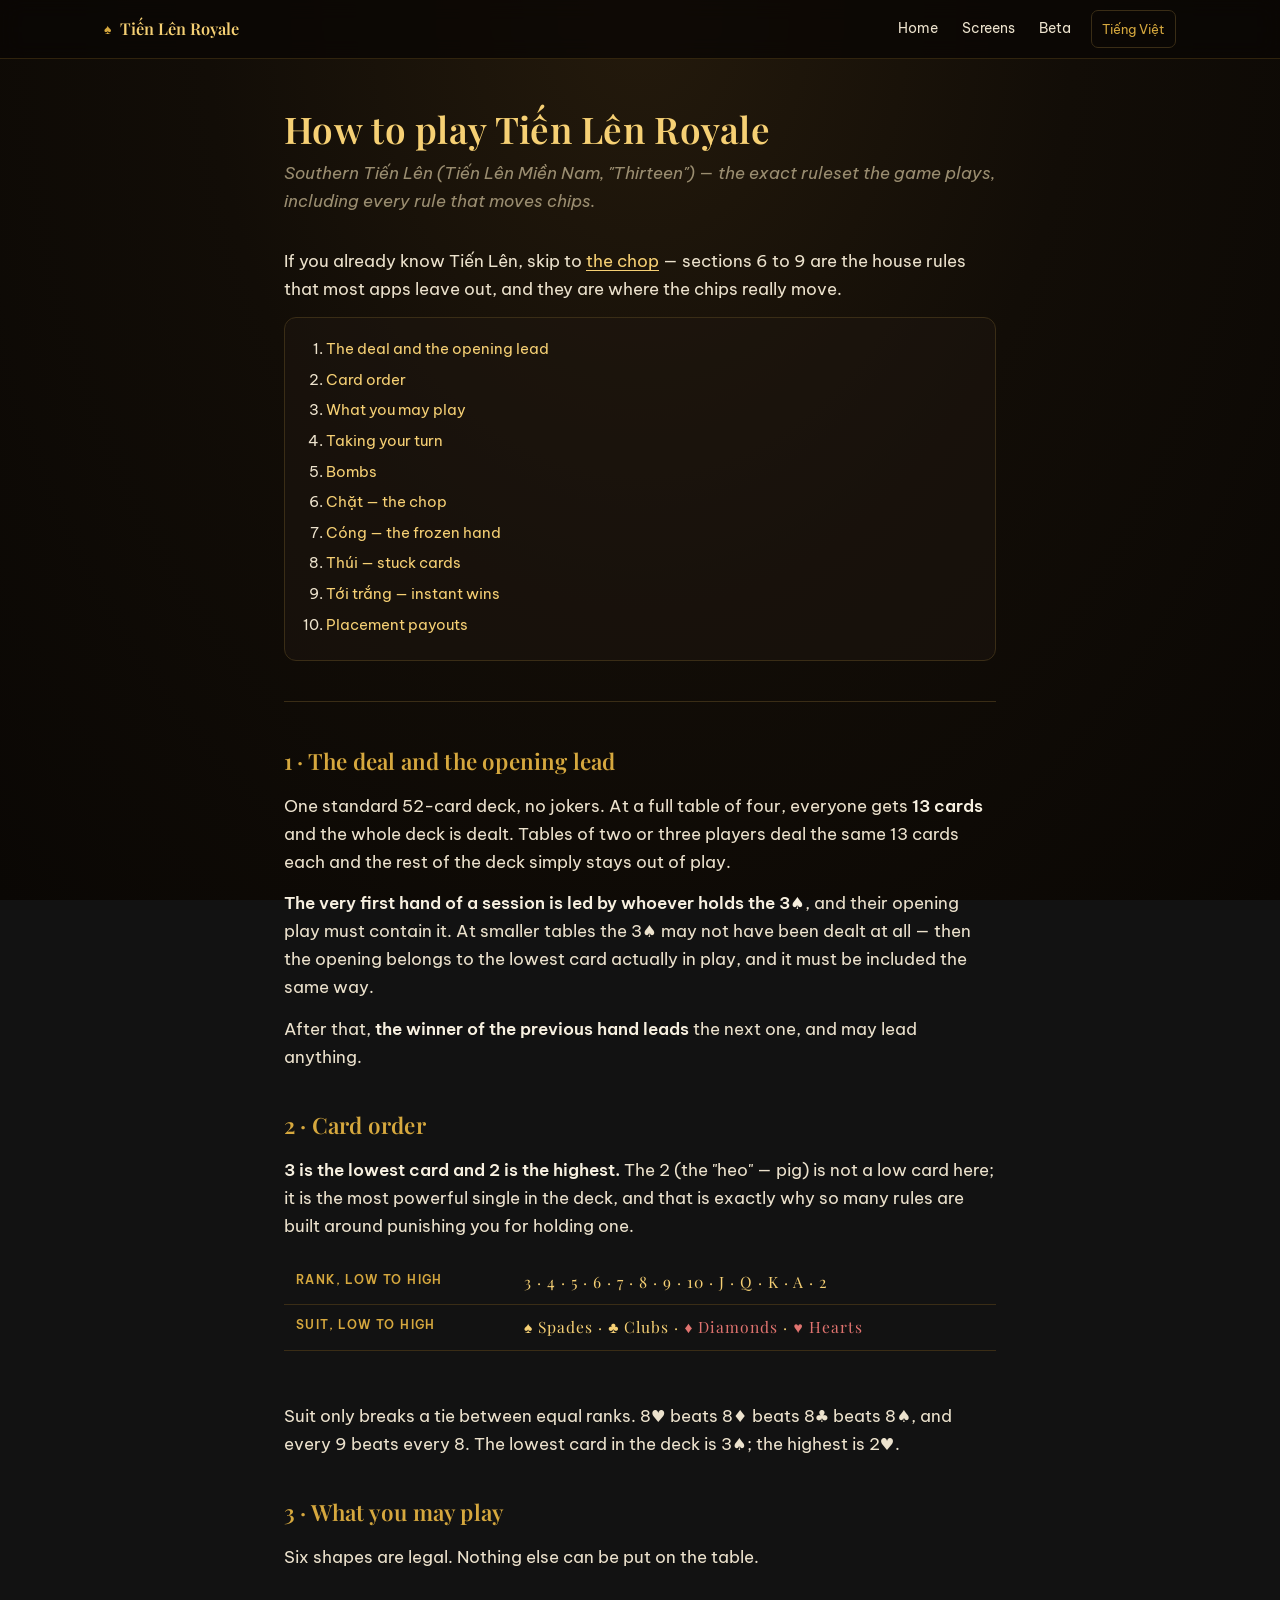
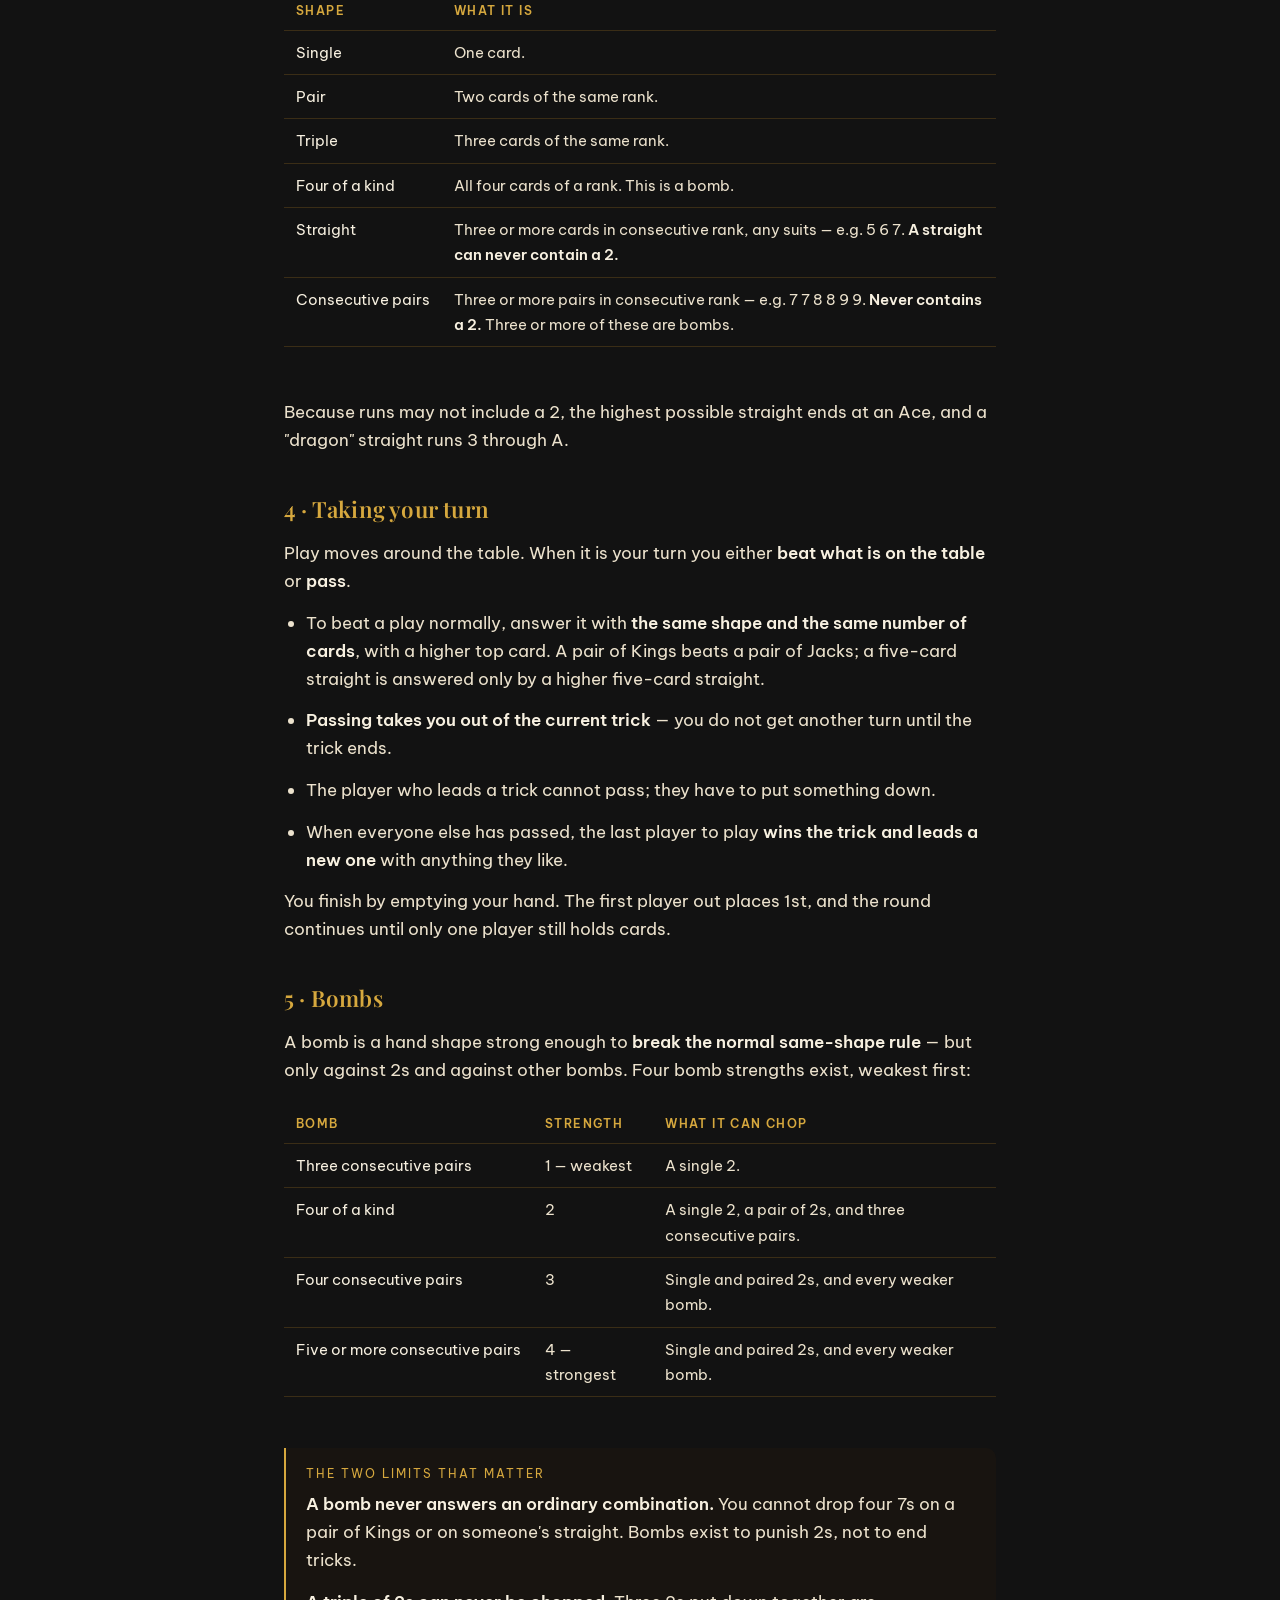
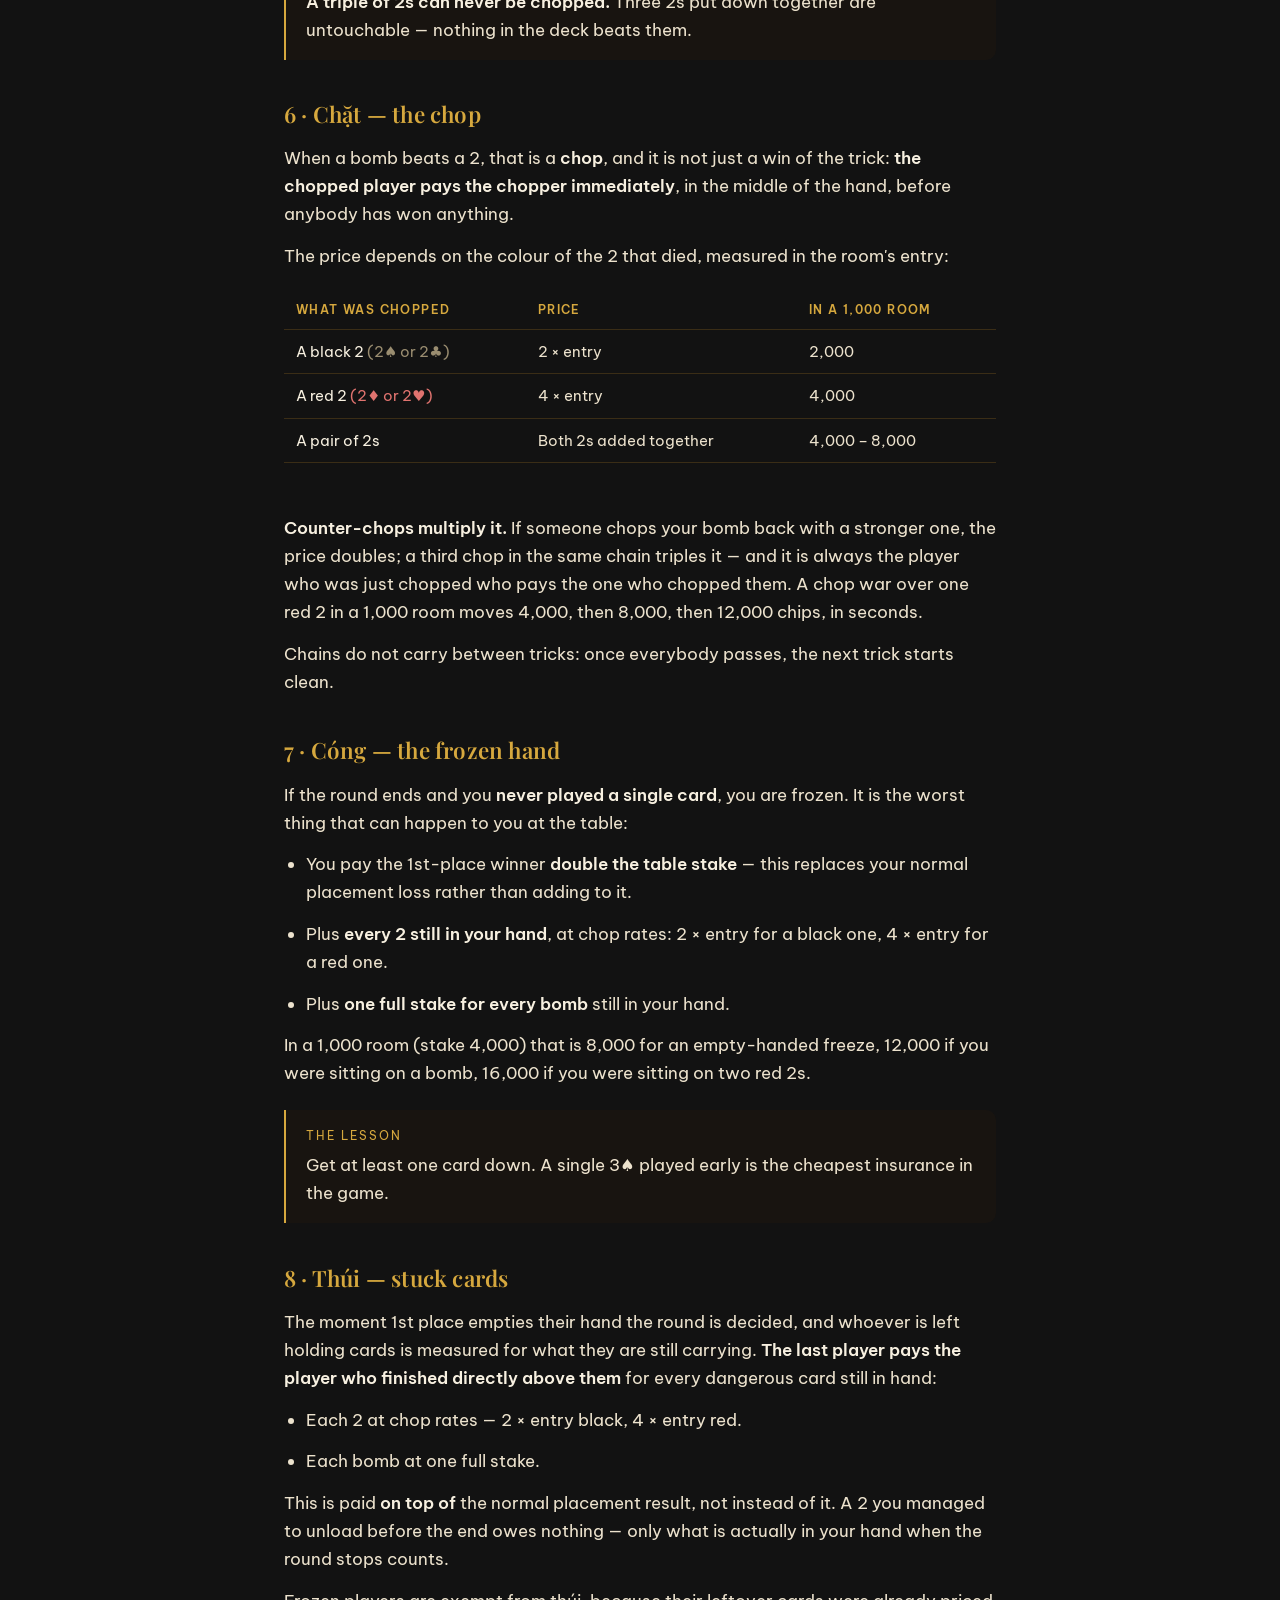
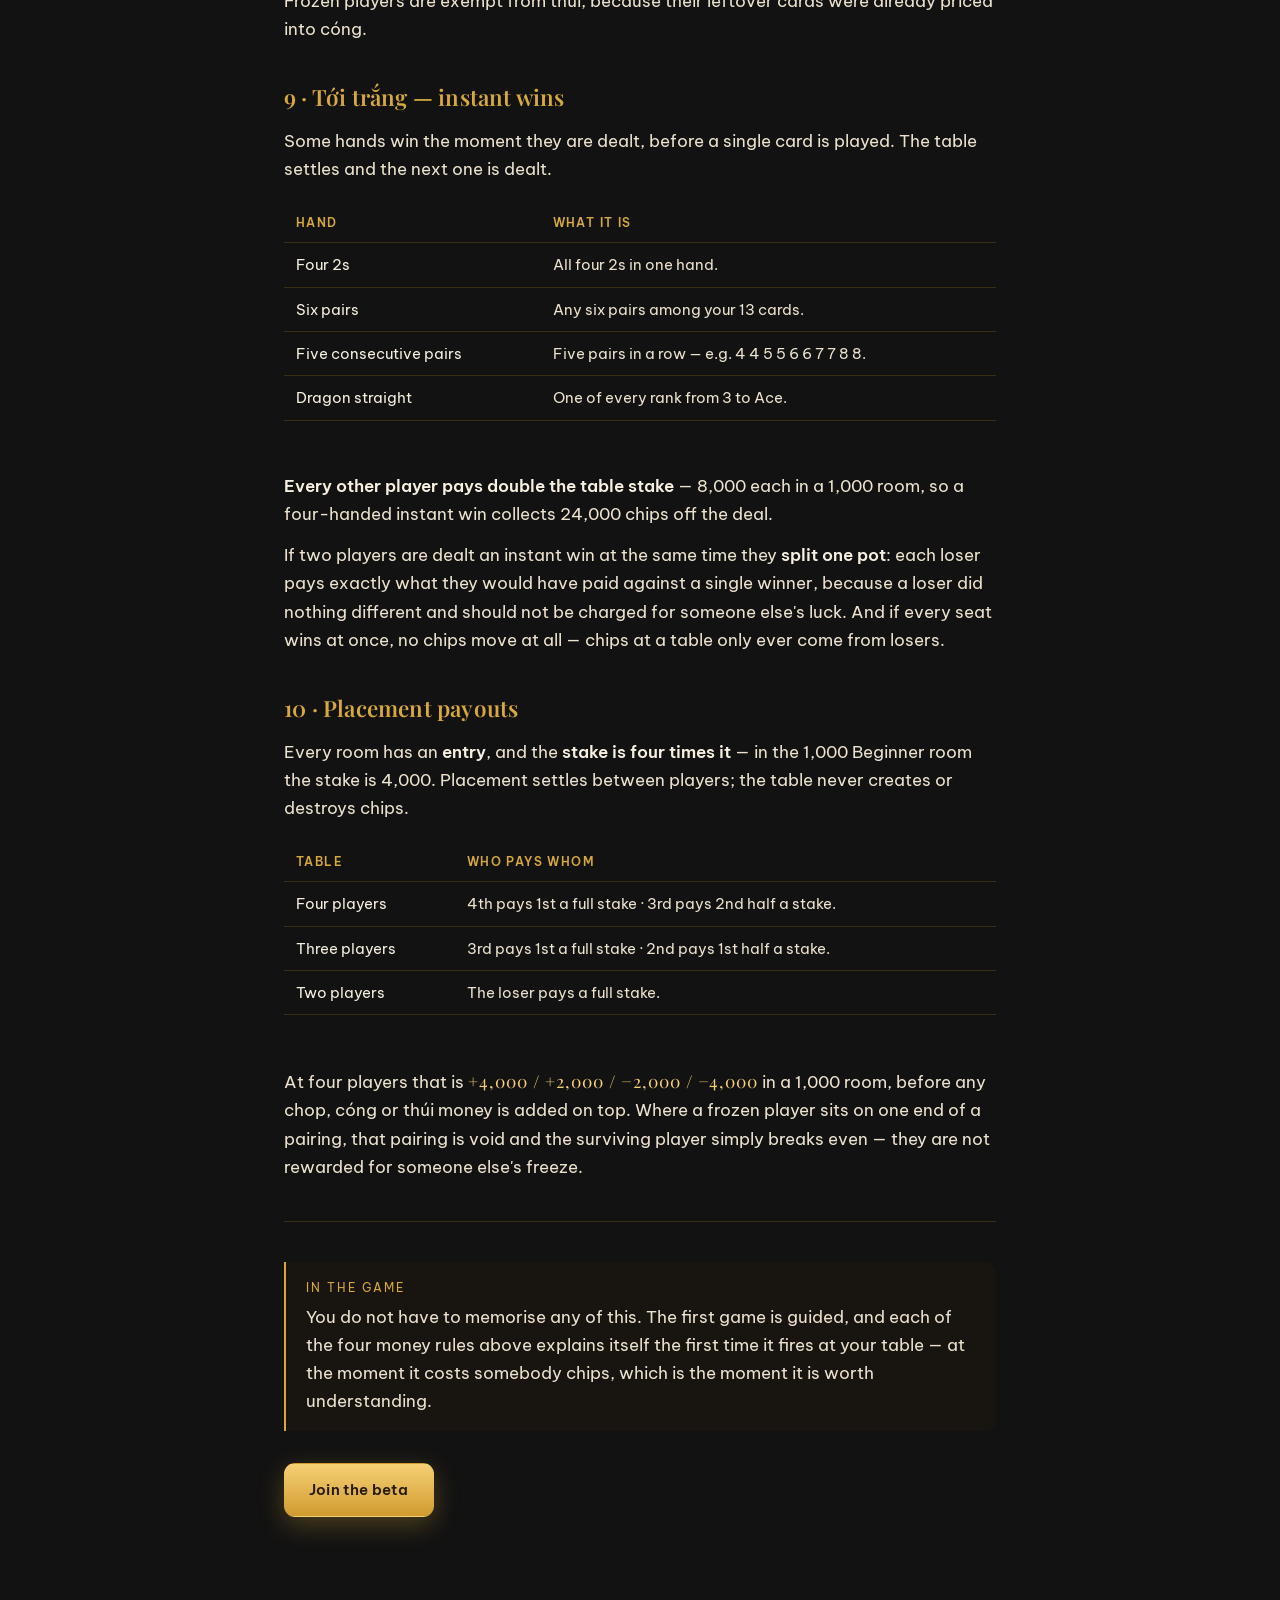
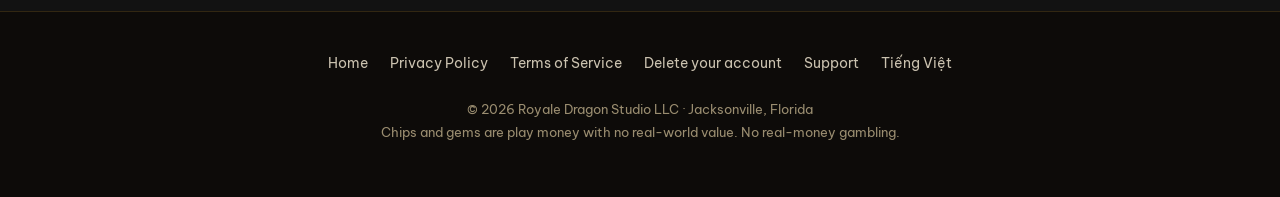
<file: rules.html>
<!DOCTYPE html>
<html lang="en">
<head>
<meta charset="utf-8">
<meta name="viewport" content="width=device-width, initial-scale=1">
<title>How to play — Tiến Lên Royale</title>
<meta name="description" content="The complete rules of Southern Tiến Lên as played in Tiến Lên Royale: card order, combinations, bombs and chops (chặt), frozen hands (cóng), stuck cards (thúi), instant wins (tới trắng) and every payout.">
<link rel="canonical" href="https://tienlenroyale.com/rules.html">
<link rel="alternate" hreflang="vi" href="https://tienlenroyale.com/rules-vi.html">
<link rel="alternate" hreflang="en" href="https://tienlenroyale.com/rules.html">
<meta property="og:title" content="How to play Tiến Lên Royale">
<meta property="og:description" content="The complete house rules — chặt, cóng, thúi, tới trắng — and exactly what each one pays.">
<meta property="og:image" content="https://tienlenroyale.com/assets/og.jpg">
<meta name="theme-color" content="#0a0704">
<link rel="icon" href="assets/favicon-32.png" sizes="32x32">
<link rel="apple-touch-icon" href="assets/apple-touch-icon.png">
<link rel="preconnect" href="https://fonts.googleapis.com">
<link rel="preconnect" href="https://fonts.gstatic.com" crossorigin>
<link rel="stylesheet" href="https://fonts.googleapis.com/css2?family=Be+Vietnam+Pro:wght@400;600;700&family=Playfair+Display:wght@500;600;700&display=swap">
<link rel="stylesheet" href="style.css">
</head>
<body>

<header class="site-head">
  <div class="shell">
    <a class="site-mark" href="index.html"><span class="pip">♠</span> Tiến Lên Royale</a>
    <nav class="site-nav">
      <a href="index.html">Home</a>
      <a class="hide-sm" href="index.html#gallery">Screens</a>
      <a class="hide-sm" href="index.html#beta">Beta</a>
      <a class="lang" href="rules-vi.html">Tiếng Việt</a>
    </nav>
  </div>
</header>

<div class="wrap">

  <h1>How to play Tiến Lên Royale</h1>
  <div class="meta">Southern Tiến Lên (Tiến Lên Miền Nam, "Thirteen") — the exact
  ruleset the game plays, including every rule that moves chips.</div>

  <p>If you already know Tiến Lên, skip to <a href="#chop">the chop</a> — sections
  6 to 9 are the house rules that most apps leave out, and they are where the
  chips really move.</p>

  <nav class="toc" aria-label="Contents">
    <ol>
      <li><a href="#deal">The deal and the opening lead</a></li>
      <li><a href="#order">Card order</a></li>
      <li><a href="#combos">What you may play</a></li>
      <li><a href="#turn">Taking your turn</a></li>
      <li><a href="#bombs">Bombs</a></li>
      <li><a href="#chop">Chặt — the chop</a></li>
      <li><a href="#cong">Cóng — the frozen hand</a></li>
      <li><a href="#thui">Thúi — stuck cards</a></li>
      <li><a href="#instant">Tới trắng — instant wins</a></li>
      <li><a href="#payouts">Placement payouts</a></li>
    </ol>
  </nav>

  <hr class="rule">

  <!-- 1 -->
  <h2 id="deal">1 · The deal and the opening lead</h2>
  <p>One standard 52-card deck, no jokers. At a full table of four, everyone gets
  <strong>13 cards</strong> and the whole deck is dealt. Tables of two or three
  players deal the same 13 cards each and the rest of the deck simply stays out of
  play.</p>
  <p><strong>The very first hand of a session is led by whoever holds the 3♠</strong>,
  and their opening play must contain it. At smaller tables the 3♠ may not have been
  dealt at all — then the opening belongs to the lowest card actually in play, and it
  must be included the same way.</p>
  <p>After that, <strong>the winner of the previous hand leads</strong> the next one,
  and may lead anything.</p>

  <!-- 2 -->
  <h2 id="order">2 · Card order</h2>
  <p><strong>3 is the lowest card and 2 is the highest.</strong> The 2 (the "heo" —
  pig) is not a low card here; it is the most powerful single in the deck, and that
  is exactly why so many rules are built around punishing you for holding one.</p>

  <div class="table-scroll">
    <table class="cards-table">
      <tr>
        <th>Rank, low to high</th>
        <td class="seq">3 · 4 · 5 · 6 · 7 · 8 · 9 · 10 · J · Q · K · A · 2</td>
      </tr>
      <tr>
        <th>Suit, low to high</th>
        <td class="seq">♠ Spades · ♣ Clubs · <span class="red">♦ Diamonds</span> · <span class="red">♥ Hearts</span></td>
      </tr>
    </table>
  </div>

  <p>Suit only breaks a tie between equal ranks. 8♥ beats 8♦ beats 8♣ beats 8♠, and
  every 9 beats every 8. The lowest card in the deck is 3♠; the highest is 2♥.</p>

  <!-- 3 -->
  <h2 id="combos">3 · What you may play</h2>
  <p>Six shapes are legal. Nothing else can be put on the table.</p>

  <div class="table-scroll">
    <table class="cards-table">
      <tr><th>Shape</th><th>What it is</th></tr>
      <tr><td>Single</td><td>One card.</td></tr>
      <tr><td>Pair</td><td>Two cards of the same rank.</td></tr>
      <tr><td>Triple</td><td>Three cards of the same rank.</td></tr>
      <tr><td>Four of a kind</td><td>All four cards of a rank. This is a bomb.</td></tr>
      <tr><td>Straight</td><td>Three or more cards in consecutive rank, any suits — e.g. 5 6 7. <strong>A straight can never contain a 2.</strong></td></tr>
      <tr><td>Consecutive pairs</td><td>Three or more pairs in consecutive rank — e.g. 7 7 8 8 9 9. <strong>Never contains a 2.</strong> Three or more of these are bombs.</td></tr>
    </table>
  </div>

  <p>Because runs may not include a 2, the highest possible straight ends at an Ace,
  and a "dragon" straight runs 3 through A.</p>

  <!-- 4 -->
  <h2 id="turn">4 · Taking your turn</h2>
  <p>Play moves around the table. When it is your turn you either <strong>beat what
  is on the table</strong> or <strong>pass</strong>.</p>
  <ul>
    <li>To beat a play normally, answer it with <strong>the same shape and the same
    number of cards</strong>, with a higher top card. A pair of Kings beats a pair of
    Jacks; a five-card straight is answered only by a higher five-card straight.</li>
    <li><strong>Passing takes you out of the current trick</strong> — you do not get
    another turn until the trick ends.</li>
    <li>The player who leads a trick cannot pass; they have to put something down.</li>
    <li>When everyone else has passed, the last player to play <strong>wins the
    trick and leads a new one</strong> with anything they like.</li>
  </ul>
  <p>You finish by emptying your hand. The first player out places 1st, and the
  round continues until only one player still holds cards.</p>

  <!-- 5 -->
  <h2 id="bombs">5 · Bombs</h2>
  <p>A bomb is a hand shape strong enough to <strong>break the normal
  same-shape rule</strong> — but only against 2s and against other bombs. Four bomb
  strengths exist, weakest first:</p>

  <div class="table-scroll">
    <table class="cards-table">
      <tr><th>Bomb</th><th>Strength</th><th>What it can chop</th></tr>
      <tr><td>Three consecutive pairs</td><td>1 — weakest</td><td>A single 2.</td></tr>
      <tr><td>Four of a kind</td><td>2</td><td>A single 2, a pair of 2s, and three consecutive pairs.</td></tr>
      <tr><td>Four consecutive pairs</td><td>3</td><td>Single and paired 2s, and every weaker bomb.</td></tr>
      <tr><td>Five or more consecutive pairs</td><td>4 — strongest</td><td>Single and paired 2s, and every weaker bomb.</td></tr>
    </table>
  </div>

  <div class="callout">
    <span class="tag">The two limits that matter</span>
    <p><strong>A bomb never answers an ordinary combination.</strong> You cannot drop
    four 7s on a pair of Kings or on someone's straight. Bombs exist to punish 2s,
    not to end tricks.</p>
    <p><strong>A triple of 2s can never be chopped.</strong> Three 2s put down
    together are untouchable — nothing in the deck beats them.</p>
  </div>

  <!-- 6 -->
  <h2 id="chop">6 · Chặt — the chop</h2>
  <p>When a bomb beats a 2, that is a <strong>chop</strong>, and it is not just a
  win of the trick: <strong>the chopped player pays the chopper immediately</strong>,
  in the middle of the hand, before anybody has won anything.</p>

  <p>The price depends on the colour of the 2 that died, measured in the room's
  entry:</p>

  <div class="table-scroll">
    <table class="cards-table">
      <tr><th>What was chopped</th><th>Price</th><th>In a 1,000 room</th></tr>
      <tr><td>A black 2 <span style="color:var(--muted)">(2♠ or 2♣)</span></td><td>2 × entry</td><td>2,000</td></tr>
      <tr><td>A red 2 <span class="red">(2♦ or 2♥)</span></td><td>4 × entry</td><td>4,000</td></tr>
      <tr><td>A pair of 2s</td><td>Both 2s added together</td><td>4,000 – 8,000</td></tr>
    </table>
  </div>

  <p><strong>Counter-chops multiply it.</strong> If someone chops your bomb back
  with a stronger one, the price doubles; a third chop in the same chain triples it —
  and it is always the player who was just chopped who pays the one who chopped
  them. A chop war over one red 2 in a 1,000 room moves 4,000, then 8,000, then
  12,000 chips, in seconds.</p>

  <p>Chains do not carry between tricks: once everybody passes, the next trick
  starts clean.</p>

  <!-- 7 -->
  <h2 id="cong">7 · Cóng — the frozen hand</h2>
  <p>If the round ends and you <strong>never played a single card</strong>, you are
  frozen. It is the worst thing that can happen to you at the table:</p>
  <ul>
    <li>You pay the 1st-place winner <strong>double the table stake</strong> — this
    replaces your normal placement loss rather than adding to it.</li>
    <li>Plus <strong>every 2 still in your hand</strong>, at chop rates: 2 × entry
    for a black one, 4 × entry for a red one.</li>
    <li>Plus <strong>one full stake for every bomb</strong> still in your hand.</li>
  </ul>
  <p>In a 1,000 room (stake 4,000) that is 8,000 for an empty-handed freeze, 12,000
  if you were sitting on a bomb, 16,000 if you were sitting on two red 2s.</p>
  <div class="callout">
    <span class="tag">The lesson</span>
    <p>Get at least one card down. A single 3♠ played early is the cheapest insurance
    in the game.</p>
  </div>

  <!-- 8 -->
  <h2 id="thui">8 · Thúi — stuck cards</h2>
  <p>The moment 1st place empties their hand the round is decided, and whoever is
  left holding cards is measured for what they are still carrying. <strong>The last
  player pays the player who finished directly above them</strong> for every
  dangerous card still in hand:</p>
  <ul>
    <li>Each 2 at chop rates — 2 × entry black, 4 × entry red.</li>
    <li>Each bomb at one full stake.</li>
  </ul>
  <p>This is paid <strong>on top of</strong> the normal placement result, not instead
  of it. A 2 you managed to unload before the end owes nothing — only what is
  actually in your hand when the round stops counts.</p>
  <p>Frozen players are exempt from thúi, because their leftover cards were already
  priced into cóng.</p>

  <!-- 9 -->
  <h2 id="instant">9 · Tới trắng — instant wins</h2>
  <p>Some hands win the moment they are dealt, before a single card is played. The
  table settles and the next one is dealt.</p>

  <div class="table-scroll">
    <table class="cards-table">
      <tr><th>Hand</th><th>What it is</th></tr>
      <tr><td>Four 2s</td><td>All four 2s in one hand.</td></tr>
      <tr><td>Six pairs</td><td>Any six pairs among your 13 cards.</td></tr>
      <tr><td>Five consecutive pairs</td><td>Five pairs in a row — e.g. 4 4 5 5 6 6 7 7 8 8.</td></tr>
      <tr><td>Dragon straight</td><td>One of every rank from 3 to Ace.</td></tr>
    </table>
  </div>

  <p><strong>Every other player pays double the table stake</strong> — 8,000 each in
  a 1,000 room, so a four-handed instant win collects 24,000 chips off the deal.</p>
  <p>If two players are dealt an instant win at the same time they
  <strong>split one pot</strong>: each loser pays exactly what they would have paid
  against a single winner, because a loser did nothing different and should not be
  charged for someone else's luck. And if every seat wins at once, no chips move at
  all — chips at a table only ever come from losers.</p>

  <!-- 10 -->
  <h2 id="payouts">10 · Placement payouts</h2>
  <p>Every room has an <strong>entry</strong>, and the <strong>stake is four times
  it</strong> — in the 1,000 Beginner room the stake is 4,000. Placement settles
  between players; the table never creates or destroys chips.</p>

  <div class="table-scroll">
    <table class="cards-table">
      <tr><th>Table</th><th>Who pays whom</th></tr>
      <tr><td>Four players</td><td>4th pays 1st a full stake · 3rd pays 2nd half a stake.</td></tr>
      <tr><td>Three players</td><td>3rd pays 1st a full stake · 2nd pays 1st half a stake.</td></tr>
      <tr><td>Two players</td><td>The loser pays a full stake.</td></tr>
    </table>
  </div>

  <p>At four players that is <span class="seq">+4,000 / +2,000 / −2,000 / −4,000</span>
  in a 1,000 room, before any chop, cóng or thúi money is added on top. Where a frozen
  player sits on one end of a pairing, that pairing is void and the surviving player
  simply breaks even — they are not rewarded for someone else's freeze.</p>

  <hr class="rule">

  <div class="callout">
    <span class="tag">In the game</span>
    <p>You do not have to memorise any of this. The first game is guided, and each of
    the four money rules above explains itself the first time it fires at your table —
    at the moment it costs somebody chips, which is the moment it is worth
    understanding.</p>
  </div>

  <p style="margin-top: 2rem;">
    <a class="btn btn-gold" href="index.html#beta">Join the beta</a>
  </p>

</div>

<footer class="site-foot">
  <div class="shell">
    <div class="foot-links">
      <a href="index.html">Home</a>
      <a href="privacy.html">Privacy Policy</a>
      <a href="terms.html">Terms of Service</a>
      <a href="delete-account.html">Delete your account</a>
      <a href="mailto:support@tienlenroyale.com">Support</a>
      <a href="rules-vi.html">Tiếng Việt</a>
    </div>
    <div class="foot-legal">
      © 2026 Royale Dragon Studio LLC · Jacksonville, Florida<br>
      Chips and gems are play money with no real-world value. No real-money gambling.
    </div>
  </div>
</footer>

</body>
</html>
</file>
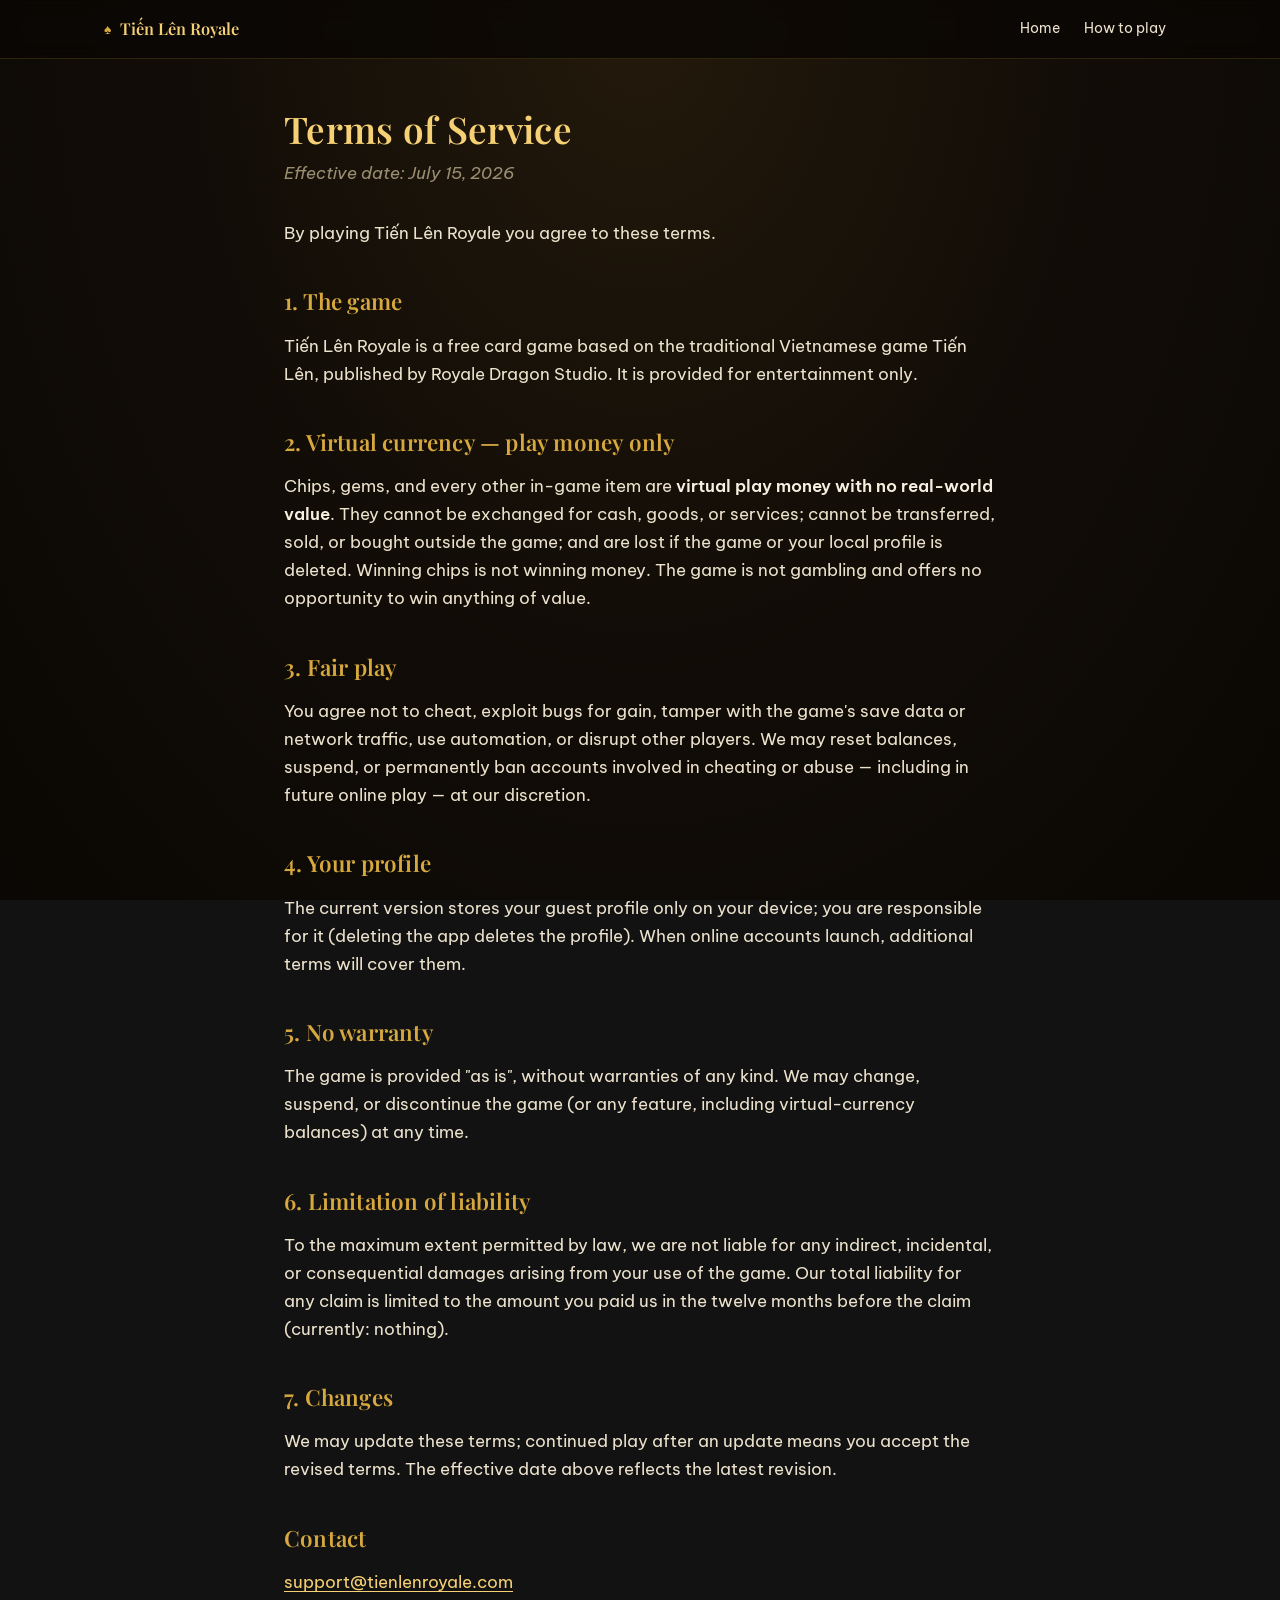
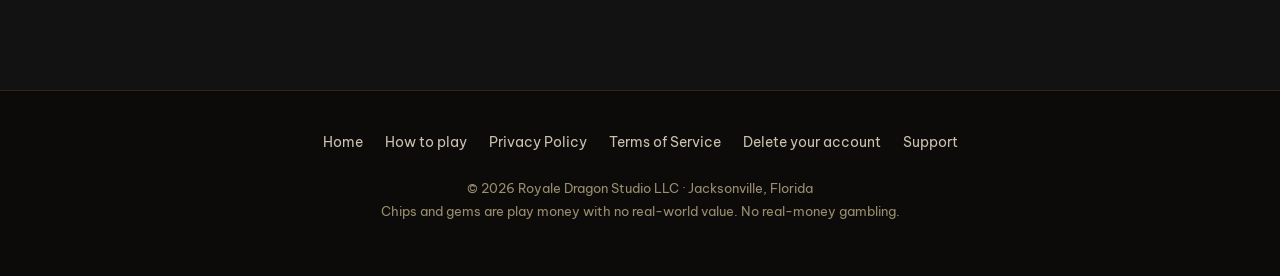
<file: terms.html>
<!DOCTYPE html>
<html lang="en">
<head>
<meta charset="utf-8">
<meta name="viewport" content="width=device-width, initial-scale=1">
<title>Terms of Service — Tiến Lên Royale</title>
<meta name="theme-color" content="#0a0704">
<link rel="icon" href="assets/favicon-32.png" sizes="32x32">
<link rel="apple-touch-icon" href="assets/apple-touch-icon.png">
<link rel="preconnect" href="https://fonts.googleapis.com">
<link rel="preconnect" href="https://fonts.gstatic.com" crossorigin>
<link rel="stylesheet" href="https://fonts.googleapis.com/css2?family=Be+Vietnam+Pro:wght@400;600;700&family=Playfair+Display:wght@500;600;700&display=swap">
<link rel="stylesheet" href="style.css">
</head>
<body>

<header class="site-head">
  <div class="shell">
    <a class="site-mark" href="index.html"><span class="pip">♠</span> Tiến Lên Royale</a>
    <nav class="site-nav">
      <a href="index.html">Home</a>
      <a class="hide-sm" href="rules.html">How to play</a>
      
    </nav>
  </div>
</header>

<div class="wrap">
  <h1>Terms of Service</h1>
  <div class="meta">Effective date: July 15, 2026</div>

  <p>By playing Tiến Lên Royale you agree to these terms.</p>

  <h2>1. The game</h2>
  <p>Tiến Lên Royale is a free card game based on the traditional Vietnamese
  game Tiến Lên, published by Royale Dragon Studio. It is provided for
  entertainment only.</p>

  <h2>2. Virtual currency — play money only</h2>
  <p>Chips, gems, and every other in-game item are <strong>virtual play money
  with no real-world value</strong>. They cannot be exchanged for cash, goods,
  or services; cannot be transferred, sold, or bought outside the game; and
  are lost if the game or your local profile is deleted. Winning chips is not
  winning money. The game is not gambling and offers no opportunity to win
  anything of value.</p>

  <h2>3. Fair play</h2>
  <p>You agree not to cheat, exploit bugs for gain, tamper with the game's
  save data or network traffic, use automation, or disrupt other players. We
  may reset balances, suspend, or permanently ban accounts involved in
  cheating or abuse — including in future online play — at our discretion.</p>

  <h2>4. Your profile</h2>
  <p>The current version stores your guest profile only on your device; you
  are responsible for it (deleting the app deletes the profile). When online
  accounts launch, additional terms will cover them.</p>

  <h2>5. No warranty</h2>
  <p>The game is provided "as is", without warranties of any kind. We may
  change, suspend, or discontinue the game (or any feature, including
  virtual-currency balances) at any time.</p>

  <h2>6. Limitation of liability</h2>
  <p>To the maximum extent permitted by law, we are not liable for any
  indirect, incidental, or consequential damages arising from your use of the
  game. Our total liability for any claim is limited to the amount you paid
  us in the twelve months before the claim (currently: nothing).</p>

  <h2>7. Changes</h2>
  <p>We may update these terms; continued play after an update means you
  accept the revised terms. The effective date above reflects the latest
  revision.</p>

  <h2>Contact</h2>
  <p><a href="mailto:support@tienlenroyale.com">support@tienlenroyale.com</a></p>

</div>

<footer class="site-foot">
  <div class="shell">
    <div class="foot-links">
      <a href="index.html">Home</a>
      <a href="rules.html">How to play</a>
      <a href="privacy.html">Privacy Policy</a>
      <a href="terms.html">Terms of Service</a>
      <a href="delete-account.html">Delete your account</a>
      <a href="mailto:support@tienlenroyale.com">Support</a>
    </div>
    <div class="foot-legal">
      © 2026 Royale Dragon Studio LLC · Jacksonville, Florida<br>
      Chips and gems are play money with no real-world value. No real-money gambling.
    </div>
  </div>
</footer>

</body>
</html>
</file>
<file: style.css>
/* ── Tiến Lên Royale — tienlenroyale.com ──────────────────────────────────
   One stylesheet for the whole site. The document classes (.wrap, .nav,
   .meta, .rule, .footer, h1/h2/p/ul) are the ones the legal pages have
   always used and still mean the same thing; everything below the
   "MARKETING" band is new and only the landing/rules pages touch it.
   Fonts are chosen for FULL VIETNAMESE COVERAGE — Playfair Display and
   Be Vietnam Pro both ship the vietnamese subset, so ế ộ ạ ề never fall
   back to a mismatched face mid-word.
   ───────────────────────────────────────────────────────────────────── */

:root {
  color-scheme: dark;

  --ink:        #0a0704;
  --ink-2:      #120d07;
  --panel:      #17110a;
  --panel-2:    #1e1610;
  --gold:       #f6d074;
  --gold-deep:  #d6a83e;
  --gold-glow:  rgba(246, 208, 116, .16);
  --cream:      #ece2cd;
  --cream-hi:   #f7f0e0;
  --muted:      #9a8d70;
  --line:       #3a2d16;
  --line-soft:  rgba(214, 168, 62, .18);
  --oxblood:    #6d1f22;

  --display: "Playfair Display", Georgia, "Times New Roman", serif;
  --body: "Be Vietnam Pro", "Segoe UI", system-ui, -apple-system, sans-serif;

  --shell: 1120px;
  --doc: 760px;
}

* { margin: 0; padding: 0; box-sizing: border-box; }

/* Keyboard focus — a visible gold ring on every interactive element.
   :focus-visible fires for keyboard navigation only, so mouse/touch
   visuals are completely unchanged. */
a:focus-visible, button:focus-visible, summary:focus-visible,
input:focus-visible, [tabindex]:focus-visible {
  outline: 2px solid var(--gold);
  outline-offset: 3px;
  border-radius: 4px;
}

html { scroll-behavior: smooth; }
@media (prefers-reduced-motion: reduce) { html { scroll-behavior: auto; } }

body {
  background: radial-gradient(ellipse at 50% 0%, #241a0c 0%, #120d07 48%, #0a0704 100%);
  background-attachment: fixed;
  color: var(--cream);
  font: 16.5px/1.7 var(--body);
  min-height: 100vh;
  -webkit-font-smoothing: antialiased;
  overflow-x: hidden;
}

/* ── Document typography (legal pages + rules body) ──────────────────── */

.wrap { max-width: var(--doc); margin: 0 auto; padding: 48px 24px 80px; }

h1 {
  font-family: var(--display);
  color: var(--gold);
  font-size: clamp(1.9rem, 5vw, 2.3rem);
  font-weight: 600;
  line-height: 1.2;
  margin-bottom: .5rem;
  letter-spacing: .3px;
}
h2 {
  font-family: var(--display);
  color: var(--gold-deep);
  font-size: clamp(1.2rem, 3.4vw, 1.4rem);
  font-weight: 600;
  margin: 2.2rem 0 .7rem;
  letter-spacing: .2px;
}
h3 {
  font-family: var(--display);
  color: var(--cream-hi);
  font-size: 1.08rem;
  font-weight: 600;
  margin: 1.4rem 0 .4rem;
}

p, li { margin-bottom: .85rem; }
ul, ol { padding-left: 1.4rem; }
a { color: var(--gold); text-underline-offset: 3px; }
a:hover { color: var(--cream-hi); }
strong { color: var(--cream-hi); font-weight: 600; }
em { color: var(--cream-hi); }

.meta { color: var(--muted); font-style: italic; margin-bottom: 2rem; }
.rule { border: none; border-top: 1px solid var(--line); margin: 2.5rem 0; }
.nav { margin-bottom: 2.5rem; font-size: .95rem; }
.nav a { margin-right: 1.2rem; text-decoration: none; }
.brand { display: flex; align-items: center; gap: 14px; margin-bottom: 2rem; }
.brand .crest { font-size: 2rem; }
.footer { margin-top: 3rem; color: var(--muted); font-size: .9rem; }

/* ══ MARKETING ═══════════════════════════════════════════════════════ */

.shell { max-width: var(--shell); margin: 0 auto; padding: 0 24px; }

/* ── Site header ─────────────────────────────────────────────────────── */

.site-head {
  position: sticky; top: 0; z-index: 40;
  background: rgba(10, 7, 4, .82);
  backdrop-filter: blur(10px);
  border-bottom: 1px solid var(--line-soft);
  transition: background .25s ease, border-color .25s ease;
}
/* On the landing page the wordmark lives in the hero, so the bar starts
   invisible and only materialises once you scroll off the hero (the .scrolled
   class is set by the inline script at the foot of the page). */
/* fixed, not sticky: sticky reserves flow space at the top of the page and the
   hero art has to bleed all the way up behind the bar. */
.site-head.over-hero {
  position: fixed; left: 0; right: 0;
  background: transparent; border-bottom-color: transparent;
}
.site-head.over-hero .site-mark { opacity: 0; pointer-events: none; transition: opacity .25s ease; }
.site-head.over-hero.scrolled { background: rgba(10, 7, 4, .88); border-bottom-color: var(--line-soft); }
.site-head.over-hero.scrolled .site-mark { opacity: 1; pointer-events: auto; }
.site-head .shell {
  display: flex; align-items: center; justify-content: space-between;
  gap: 16px; min-height: 58px;
}
.site-mark {
  display: inline-flex; align-items: center; gap: 9px;
  font-family: var(--display); font-weight: 600; font-size: 1.02rem;
  color: var(--gold); text-decoration: none; white-space: nowrap;
}
.site-mark .pip { color: var(--gold-deep); font-size: .85em; }
.site-nav { display: flex; align-items: center; gap: 4px; flex-wrap: wrap; justify-content: flex-end; }
.site-nav a {
  color: var(--cream); text-decoration: none; font-size: .87rem;
  padding: 7px 10px; border-radius: 7px; white-space: nowrap;
}
.site-nav a:hover { color: var(--gold); background: rgba(246, 208, 116, .08); }
.site-nav a.lang {
  border: 1px solid var(--line); color: var(--gold-deep);
  margin-left: 6px; font-size: .82rem;
}
@media (max-width: 620px) {
  .site-nav a { padding: 6px 8px; font-size: .82rem; }
  .site-nav a.hide-sm { display: none; }
  .site-mark { font-size: .93rem; }
}

/* ── Hero ─────────────────────────────────────────────────────────────
   Split hero (owner's design, 2026-08-02): copy column left, the table art
   bleeding off the right edge, a feature strip beneath both. Below 980px it
   collapses to the art-as-backdrop shape, which is the only thing that reads
   on a phone.
   ───────────────────────────────────────────────────────────────────── */

.hero {
  position: relative; overflow: hidden; isolation: isolate;
  background: radial-gradient(ellipse at 20% 10%, #221809 0%, #120d07 46%, #0a0704 100%);
}
.hero .shell { padding-top: 92px; padding-bottom: 34px; }

/* The art. Desktop: an absolutely-placed right half, faded into the page on
   its left so the seated player at the crop edge reads as depth, not a cut. */
.hero-art {
  position: absolute; z-index: -1;
  top: 0; right: 0; bottom: 196px;
  /* Capped, because the source is 842px wide — past ~1010 it visibly softens. */
  width: min(62%, 1010px);
  background: no-repeat right top / cover;
  background-image: url("assets/hero-table.webp");
  -webkit-mask-image: linear-gradient(to right, transparent 0%, #000 22%, #000 100%);
          mask-image: linear-gradient(to right, transparent 0%, #000 22%, #000 100%);
}
.hero-art::after {
  content: ""; position: absolute; inset: 0;
  background: linear-gradient(to bottom, rgba(10,7,4,.45) 0%, rgba(10,7,4,0) 22%, rgba(10,7,4,0) 62%, rgba(10,7,4,.85) 100%);
}

.hero-grid { display: grid; grid-template-columns: minmax(0, 44%) 1fr; }
.hero-copy { max-width: 30rem; padding-bottom: 18px; }

.hero-logo {
  width: min(290px, 72vw); height: auto; display: block; margin: 0 0 12px -8px;
  filter: drop-shadow(0 14px 34px rgba(0, 0, 0, .8));
}

.hero-eyebrow {
  display: flex; align-items: center; gap: 9px;
  font-size: .72rem; font-weight: 600; letter-spacing: 2.6px;
  text-transform: uppercase; color: var(--gold-deep);
  margin-bottom: 12px;
}
.hero-eyebrow i { font-style: normal; font-size: .8rem; opacity: .8; }

.hero-h1 {
  font-family: var(--display); font-weight: 600;
  font-size: clamp(2rem, 3.4vw, 2.9rem); line-height: 1.12;
  color: var(--cream-hi); margin-bottom: 0;
  text-shadow: 0 3px 22px rgba(0, 0, 0, .85);
}
.hero-h1 em { color: var(--gold); font-style: normal; display: block; }

.hero-orn {
  display: flex; align-items: center; gap: 12px;
  color: var(--gold-deep); font-size: .7rem; margin: 18px 0;
  max-width: 280px;
}
.hero-orn::before, .hero-orn::after {
  content: ""; height: 1px; flex: 1;
  background: linear-gradient(to right, transparent, var(--line-soft), transparent);
}

.hero-sub {
  color: var(--cream); opacity: .86; font-size: .97rem; max-width: 34ch;
  margin-bottom: 22px; text-shadow: 0 2px 14px rgba(0, 0, 0, .8);
}

/* ── Store buttons ───────────────────────────────────────────────────── */

.store-row { display: flex; flex-wrap: wrap; gap: 12px; }
.store-btn {
  display: inline-flex; align-items: center; gap: 13px;
  padding: 12px 20px 12px 15px; border-radius: 13px; text-decoration: none;
  border: 1px solid; background-clip: padding-box;
  transition: transform .14s ease, box-shadow .16s ease, border-color .16s ease;
}
.store-btn:active { transform: translateY(1px) scale(.995); }
.store-btn svg { flex: none; width: 34px; height: 34px; }
.store-txt { display: flex; flex-direction: column; line-height: 1.15; }
.store-txt small {
  font-size: .62rem; letter-spacing: 1.7px; text-transform: uppercase;
  opacity: .72; margin-bottom: 3px;
}
.store-txt strong { font-size: 1.05rem; font-weight: 700; letter-spacing: .2px; }
.store-txt em { font-style: normal; font-size: .68rem; opacity: .62; margin-top: 3px; }

.store-ios {
  color: #eaf1ff; border-color: rgba(90, 130, 235, .55);
  background: linear-gradient(150deg, rgba(20, 30, 66, .95), rgba(11, 15, 34, .95));
  box-shadow: 0 8px 26px rgba(40, 78, 200, .22);
}
.store-ios:hover { color: #fff; border-color: rgba(120, 160, 255, .9); box-shadow: 0 10px 32px rgba(40, 78, 200, .38); }
.store-play {
  color: #e9fff1; border-color: rgba(58, 176, 108, .55);
  background: linear-gradient(150deg, rgba(14, 48, 30, .95), rgba(8, 22, 15, .95));
  box-shadow: 0 8px 26px rgba(30, 150, 90, .2);
}
.store-play:hover { color: #fff; border-color: rgba(90, 220, 140, .9); box-shadow: 0 10px 32px rgba(30, 150, 90, .36); }

.store-note {
  margin: 16px 0 0; font-size: .82rem; color: var(--muted); max-width: 40ch;
}
.learn-link {
  display: inline-flex; align-items: center; gap: 7px; margin-top: 20px;
  font-size: .78rem; font-weight: 600; letter-spacing: 2px; text-transform: uppercase;
  color: var(--gold); text-decoration: none;
  border-bottom: 1px solid var(--line-soft); padding-bottom: 4px;
}
.learn-link:hover { color: var(--cream-hi); border-bottom-color: var(--gold-deep); }

/* ── Feature strip inside the hero ───────────────────────────────────── */

.feature-strip {
  display: grid; grid-template-columns: repeat(4, 1fr);
  border: 1px solid var(--line); border-radius: 16px;
  background: linear-gradient(180deg, rgba(24, 17, 10, .88), rgba(13, 9, 5, .92));
  backdrop-filter: blur(6px);
  margin-bottom: 26px;
}
.feat {
  display: flex; gap: 14px; align-items: flex-start;
  padding: 22px 20px;
  border-left: 1px solid var(--line-soft);
}
.feat:first-child { border-left: none; }
.feat-icon {
  flex: none; width: 46px; height: 46px; border-radius: 50%;
  display: grid; place-items: center;
  border: 1px solid rgba(214, 168, 62, .45);
  background: radial-gradient(circle at 50% 35%, rgba(246, 208, 116, .16), rgba(20, 14, 8, .6));
  color: var(--gold);
}
.feat-icon svg { width: 22px; height: 22px; }
.feat h3 {
  margin: 2px 0 6px; font-family: var(--body); font-size: .76rem; font-weight: 700;
  letter-spacing: 1.5px; text-transform: uppercase; color: var(--gold);
}
.feat p { margin: 0; font-size: .84rem; color: var(--cream); opacity: .76; line-height: 1.55; }

.scroll-cue {
  display: flex; flex-direction: column; align-items: center; gap: 5px;
  padding-bottom: 26px; color: var(--gold-deep); text-decoration: none;
  font-size: .64rem; letter-spacing: 2.6px; text-transform: uppercase;
}
.scroll-cue svg { width: 26px; height: 13px; animation: nudge 2.4s ease-in-out infinite; }
@keyframes nudge { 0%, 100% { transform: translateY(0); } 50% { transform: translateY(4px); } }
@media (prefers-reduced-motion: reduce) { .scroll-cue svg { animation: none; } }

/* ── Hero, narrower screens ──────────────────────────────────────────── */

@media (max-width: 1080px) {
  .hero-grid { grid-template-columns: minmax(0, 50%) 1fr; }
  .feature-strip { grid-template-columns: repeat(2, 1fr); }
  .feat:nth-child(3) { border-left: none; }
  .feat:nth-child(n+3) { border-top: 1px solid var(--line-soft); }
}
@media (max-width: 900px) {
  /* Stacked: the art becomes a band across the top that the copy rises into,
     rather than a full-height backdrop — a 842×790 image cropped to a phone's
     aspect shows one shoulder and half a nameplate, which reads as a mistake. */
  .hero { text-align: center; }
  .hero .shell { padding-top: calc(44vh - 30px); padding-bottom: 26px; }
  .hero-art {
    inset: 0 0 auto 0; width: 100%; height: 46vh; min-height: 260px;
    background-image: url("assets/hero-table-sm.webp");
    background-position: center 34%;
    -webkit-mask-image: none; mask-image: none;
  }
  .hero-art::after {
    background: linear-gradient(to bottom, rgba(10,7,4,.62) 0%, rgba(10,7,4,.12) 34%,
                rgba(10,7,4,.72) 76%, #0a0704 100%);
  }
  .hero-grid { grid-template-columns: 1fr; }
  .hero-copy { max-width: none; margin: 0 auto; padding-bottom: 8px; }
  .hero-logo { margin: 0 auto 14px; }
  .hero-eyebrow, .hero-orn { justify-content: center; }
  .hero-orn { margin-left: auto; margin-right: auto; }
  .hero-sub { max-width: 40ch; margin-left: auto; margin-right: auto; }
  .store-row { justify-content: center; }
  .store-note { margin-left: auto; margin-right: auto; }
  .feat { text-align: left; }
}
@media (max-width: 620px) {
  .feature-strip { grid-template-columns: 1fr; }
  .feat { border-left: none; border-top: 1px solid var(--line-soft); padding: 18px; }
  .feat:first-child { border-top: none; }
  .store-btn { flex: 1 1 100%; justify-content: center; }
}

.cta-row {
  display: flex; gap: 12px; justify-content: center; flex-wrap: wrap;
  margin-top: 28px;
}
.btn {
  display: inline-flex; align-items: center; gap: 9px;
  padding: 13px 24px; border-radius: 11px; text-decoration: none;
  font-family: var(--body); font-size: .95rem; font-weight: 600;
  letter-spacing: .2px; border: 1px solid transparent;
  transition: transform .14s ease, box-shadow .14s ease, background .14s ease;
}
.btn:active { transform: translateY(1px) scale(.99); }
.btn-gold {
  background: linear-gradient(180deg, #f6d074 0%, #d09b30 100%);
  color: #241a0c; box-shadow: 0 8px 26px rgba(214, 168, 62, .3);
}
.btn-gold:hover { color: #1a1208; box-shadow: 0 10px 32px rgba(214, 168, 62, .45); }
.btn-ghost {
  background: rgba(20, 15, 9, .72); color: var(--cream-hi);
  border-color: var(--line); backdrop-filter: blur(4px);
}
.btn-ghost:hover { border-color: var(--gold-deep); color: var(--gold); }
.btn .sub { display: block; font-size: .72rem; font-weight: 400; opacity: .75; letter-spacing: .3px; }
.btn .stack { display: flex; flex-direction: column; align-items: flex-start; line-height: 1.25; }

/* ── Sections ────────────────────────────────────────────────────────── */

.band { padding: 66px 0; }
.band-alt { background: linear-gradient(180deg, rgba(30, 22, 16, 0) 0%, rgba(30, 22, 16, .5) 12%, rgba(30, 22, 16, .5) 88%, rgba(30, 22, 16, 0) 100%); }

.sec-head { text-align: center; max-width: 42ch; margin: 0 auto 40px; }
.eyebrow {
  font-family: var(--body); font-size: .74rem; font-weight: 600;
  letter-spacing: 2.6px; text-transform: uppercase; color: var(--gold-deep);
  display: block; margin-bottom: 10px;
}
.sec-head h2 { margin-top: 0; color: var(--gold); font-size: clamp(1.5rem, 4.2vw, 2rem); }
.sec-head p { color: var(--muted); margin-top: 8px; margin-bottom: 0; }

.ornament {
  display: flex; align-items: center; justify-content: center; gap: 12px;
  color: var(--gold-deep); font-size: .8rem; margin: 0 auto;
}
.ornament::before, .ornament::after {
  content: ""; height: 1px; width: min(90px, 16vw);
  background: linear-gradient(to right, transparent, var(--line-soft), transparent);
}

/* ── Cards ───────────────────────────────────────────────────────────── */

.grid { display: grid; gap: 18px; }
.grid-2 { grid-template-columns: repeat(auto-fit, minmax(280px, 1fr)); }
.grid-4 { grid-template-columns: repeat(auto-fit, minmax(238px, 1fr)); }

.card {
  background: linear-gradient(180deg, rgba(30, 22, 16, .82), rgba(18, 13, 7, .82));
  border: 1px solid var(--line); border-radius: 14px;
  padding: 24px 22px;
}
.card .suit { font-size: 1.5rem; color: var(--gold-deep); line-height: 1; display: block; margin-bottom: 12px; }
.card h3 {
  margin: 0 0 8px; font-family: var(--body); font-size: .82rem; font-weight: 700;
  letter-spacing: 1.6px; text-transform: uppercase; color: var(--gold);
}
.card p { color: var(--cream); opacity: .82; font-size: .95rem; margin-bottom: 0; }

.rule-card { position: relative; }
.rule-card .vn {
  font-family: var(--display); font-size: 1.35rem; color: var(--gold);
  display: block; line-height: 1.15;
}
.rule-card .en {
  font-size: .74rem; letter-spacing: 2px; text-transform: uppercase;
  color: var(--muted); display: block; margin: 4px 0 12px;
}

/* ── Gallery ─────────────────────────────────────────────────────────── */

.shots {
  display: grid; gap: 18px;
  grid-template-columns: repeat(auto-fit, minmax(420px, 1fr));
}
.shot {
  border: 1px solid var(--line); border-radius: 12px; overflow: hidden;
  background: #0a0704;
}
.shot img { width: 100%; height: auto; display: block; }
.shot figcaption {
  padding: 11px 14px; font-size: .84rem; color: var(--muted);
  border-top: 1px solid var(--line-soft); background: rgba(18, 13, 7, .8);
}
@media (max-width: 700px) {
  .shots {
    grid-auto-flow: column; grid-auto-columns: 86%;
    grid-template-columns: none;
    overflow-x: auto; scroll-snap-type: x mandatory;
    padding-bottom: 10px; margin: 0 -24px; padding-left: 24px; padding-right: 24px;
    scrollbar-width: thin;
  }
  .shot { scroll-snap-align: center; }
}

/* ── Q&A ─────────────────────────────────────────────────────────────── */

.qa { max-width: var(--doc); margin: 0 auto; }
.qa details {
  border-bottom: 1px solid var(--line); padding: 4px 0;
}
.qa summary {
  cursor: pointer; list-style: none; padding: 15px 30px 15px 0;
  font-weight: 600; color: var(--cream-hi); position: relative; font-size: .98rem;
}
.qa summary::-webkit-details-marker { display: none; }
.qa summary::after {
  content: "+"; position: absolute; right: 4px; top: 50%; transform: translateY(-50%);
  color: var(--gold-deep); font-size: 1.3rem; line-height: 1;
}
.qa details[open] summary::after { content: "−"; }
.qa details p { color: var(--muted); padding-bottom: 8px; margin-bottom: 4px; }

/* ── Closing call ────────────────────────────────────────────────────── */

.closer { text-align: center; padding: 74px 0 84px; }
.closer .quote {
  font-family: var(--display); font-size: clamp(1.35rem, 4.5vw, 2rem);
  color: var(--gold); line-height: 1.3; margin-bottom: 10px;
}
.closer .quote-en { color: var(--muted); font-size: .95rem; font-style: italic; }

/* ── Site footer ─────────────────────────────────────────────────────── */

.site-foot {
  border-top: 1px solid var(--line-soft);
  background: rgba(10, 7, 4, .6);
  padding: 40px 0 52px;
  font-size: .88rem;
}
.foot-links {
  display: flex; flex-wrap: wrap; gap: 8px 22px; justify-content: center;
  margin-bottom: 22px;
}
.foot-links a { color: var(--cream); text-decoration: none; opacity: .85; }
.foot-links a:hover { color: var(--gold); opacity: 1; }
.foot-legal { text-align: center; color: var(--muted); font-size: .82rem; line-height: 1.8; }
.foot-legal a { color: var(--muted); }

/* ── Rules page extras ───────────────────────────────────────────────── */

.toc {
  border: 1px solid var(--line); border-radius: 12px; padding: 18px 22px;
  background: rgba(30, 22, 16, .5); margin: 0 0 2.4rem;
}
.toc ol { margin: 0; padding-left: 1.2rem; }
.toc li { margin-bottom: .3rem; font-size: .95rem; }
.toc a { text-decoration: none; }
.toc a:hover { text-decoration: underline; }

.cards-table {
  width: 100%; border-collapse: collapse; margin: .4rem 0 1.6rem; font-size: .93rem;
}
.cards-table th, .cards-table td {
  text-align: left; padding: 9px 12px; border-bottom: 1px solid var(--line);
  vertical-align: top;
}
.cards-table th { color: var(--gold-deep); font-weight: 600; font-size: .78rem; letter-spacing: 1.4px; text-transform: uppercase; }
.cards-table td:first-child { color: var(--cream-hi); white-space: nowrap; }
.table-scroll { overflow-x: auto; margin: 0 0 1.6rem; }

.callout {
  border-left: 2px solid var(--gold-deep); background: rgba(30, 22, 16, .55);
  padding: 16px 20px; border-radius: 0 10px 10px 0; margin: 1.4rem 0;
}
.callout p:last-child { margin-bottom: 0; }
.callout .tag {
  display: block; font-size: .72rem; letter-spacing: 2px; text-transform: uppercase;
  color: var(--gold-deep); margin-bottom: 6px;
}

.seq { color: var(--gold); font-family: var(--display); font-size: 1.05em; letter-spacing: 1px; }
.red { color: #e0736f; }

/* ══ DYNAMIC LAYER (2026-08-17) ══════════════════════════════════════
   Motion on top of the shipped design. Rules of this layer:
   - Nothing is hidden unless JS is running: the .rv class is added BY
     the reveal script, so a no-JS visitor gets the full static page.
   - The hero logo and H1 (LCP candidates) never get an opacity
     entrance — transform-only, per the LCP law.
   - The reveal script strips .rv/.rv-in after each element lands, so
     hover transitions never inherit the reveal's easing or delay.
   - Everything respects prefers-reduced-motion.
   ─────────────────────────────────────────────────────────────────── */

/* ── Scroll reveals (class added by JS) ─────────────────────────────── */

.rv {
  opacity: 0; transform: translateY(22px);
  transition: opacity .7s ease, transform .7s cubic-bezier(.16, .84, .44, 1);
  transition-delay: var(--rvd, 0ms);
  will-change: opacity, transform;
}
.rv.rv-in { opacity: 1; transform: none; }
@media (prefers-reduced-motion: reduce) {
  .rv { opacity: 1; transform: none; transition: none; }
}

/* ── Hover polish (static-safe, no JS needed) ───────────────────────── */

.card {
  transition: transform .25s ease, border-color .25s ease, box-shadow .25s ease;
}
.card:hover {
  transform: translateY(-4px);
  border-color: rgba(214, 168, 62, .5);
  box-shadow: 0 16px 36px rgba(0, 0, 0, .45), 0 6px 26px rgba(214, 168, 62, .1);
}
.card .suit { transition: transform .25s ease; }
.card:hover .suit { transform: scale(1.18); }

.shot img { transition: transform .6s cubic-bezier(.2, .7, .3, 1); }
.shot:hover img { transform: scale(1.035); }

.store-btn, .btn-gold { position: relative; overflow: hidden; }
.store-btn::after, .btn-gold::after {
  content: ""; position: absolute; top: -6px; bottom: -6px; left: -30%;
  width: 34%; pointer-events: none;
  background: linear-gradient(105deg, transparent, rgba(255, 255, 255, .16), transparent);
  transform: skewX(-18deg) translateX(-40%);
}
.store-btn:hover::after, .btn-gold:hover::after {
  transition: transform .6s ease;
  transform: skewX(-18deg) translateX(560%);
}
.store-btn:hover { transform: translateY(-2px); }

.qa summary::after { transition: color .25s ease; }
.qa details[open] summary::after { color: var(--gold); }

/* ── Hero motion (entrances are keyframes: they run without JS too) ──── */

@media (prefers-reduced-motion: no-preference) {

  /* The table art breathes — a slow drift toward the seated players. */
  .hero-art {
    animation: heroDrift 28s ease-in-out infinite alternate;
    transform-origin: 72% 32%;
  }

  /* Entrance cascade. Logo + H1 move but never fade (LCP). */
  .hero-logo { animation: riseOnly .8s cubic-bezier(.16, .84, .44, 1) both; }
  .hero-h1   { animation: riseOnly .8s .08s cubic-bezier(.16, .84, .44, 1) both; }
  .hero-eyebrow { animation: riseFade .7s .05s ease both; }
  .hero-orn     { animation: riseFade .7s .22s ease both; }
  .hero-sub     { animation: riseFade .7s .3s ease both; }
  .store-row    { animation: riseFade .7s .4s ease both; }
  .store-note   { animation: riseFade .7s .5s ease both; }
  .hero-copy .learn-link { animation: riseFade .7s .58s ease both; }
  .feature-strip { animation: riseFade .8s .55s ease both; }

  /* The gold line of the headline carries a slow shimmer sweep. */
  .hero-h1 em {
    background: linear-gradient(105deg,
      var(--gold) 0%, var(--gold) 42%, #fff3cf 50%, var(--gold) 58%, var(--gold) 100%);
    background-size: 240% 100%;
    background-position: 120% 0;
    -webkit-background-clip: text; background-clip: text;
    -webkit-text-fill-color: transparent; color: transparent;
    text-shadow: none;
    filter: drop-shadow(0 3px 12px rgba(0, 0, 0, .7));
    animation: goldSweep 7s ease-in-out 1.2s infinite;
  }
}

@keyframes heroDrift { from { transform: scale(1); } to { transform: scale(1.055); } }
@keyframes riseOnly { from { transform: translateY(16px); } to { transform: none; } }
@keyframes riseFade { from { opacity: 0; transform: translateY(16px); } to { opacity: 1; transform: none; } }
@keyframes goldSweep {
  0%, 52% { background-position: 120% 0; }
  78%, 100% { background-position: -70% 0; }
}

/* ── Drifting suits in the hero backdrop ─────────────────────────────── */

.hero-suits {
  position: absolute; inset: 0; z-index: -1;
  pointer-events: none; overflow: hidden;
}
.hero-suits span {
  position: absolute; bottom: -60px;
  color: var(--gold); opacity: 0;
  animation: suitRise linear infinite;
}
.hero-suits span:nth-child(1) { left: 6%;  font-size: 30px; --o: .10; animation-duration: 26s; animation-delay: -4s; }
.hero-suits span:nth-child(2) { left: 16%; font-size: 18px; --o: .07; animation-duration: 21s; animation-delay: -12s; }
.hero-suits span:nth-child(3) { left: 28%; font-size: 40px; --o: .06; animation-duration: 33s; animation-delay: -20s; }
.hero-suits span:nth-child(4) { left: 47%; font-size: 22px; --o: .08; animation-duration: 24s; animation-delay: -9s; }
.hero-suits span:nth-child(5) { left: 62%; font-size: 16px; --o: .09; animation-duration: 19s; animation-delay: -15s; }
.hero-suits span:nth-child(6) { left: 78%; font-size: 34px; --o: .06; animation-duration: 30s; animation-delay: -2s; }
.hero-suits span:nth-child(7) { left: 90%; font-size: 20px; --o: .08; animation-duration: 22s; animation-delay: -17s; }
@keyframes suitRise {
  0%   { transform: translateY(0) rotate(-10deg); opacity: 0; }
  10%  { opacity: var(--o, .08); }
  82%  { opacity: var(--o, .08); }
  100% { transform: translateY(calc(-100vh - 80px)) rotate(16deg); opacity: 0; }
}
@media (prefers-reduced-motion: reduce) {
  .hero-suits { display: none; }
}
</file>
